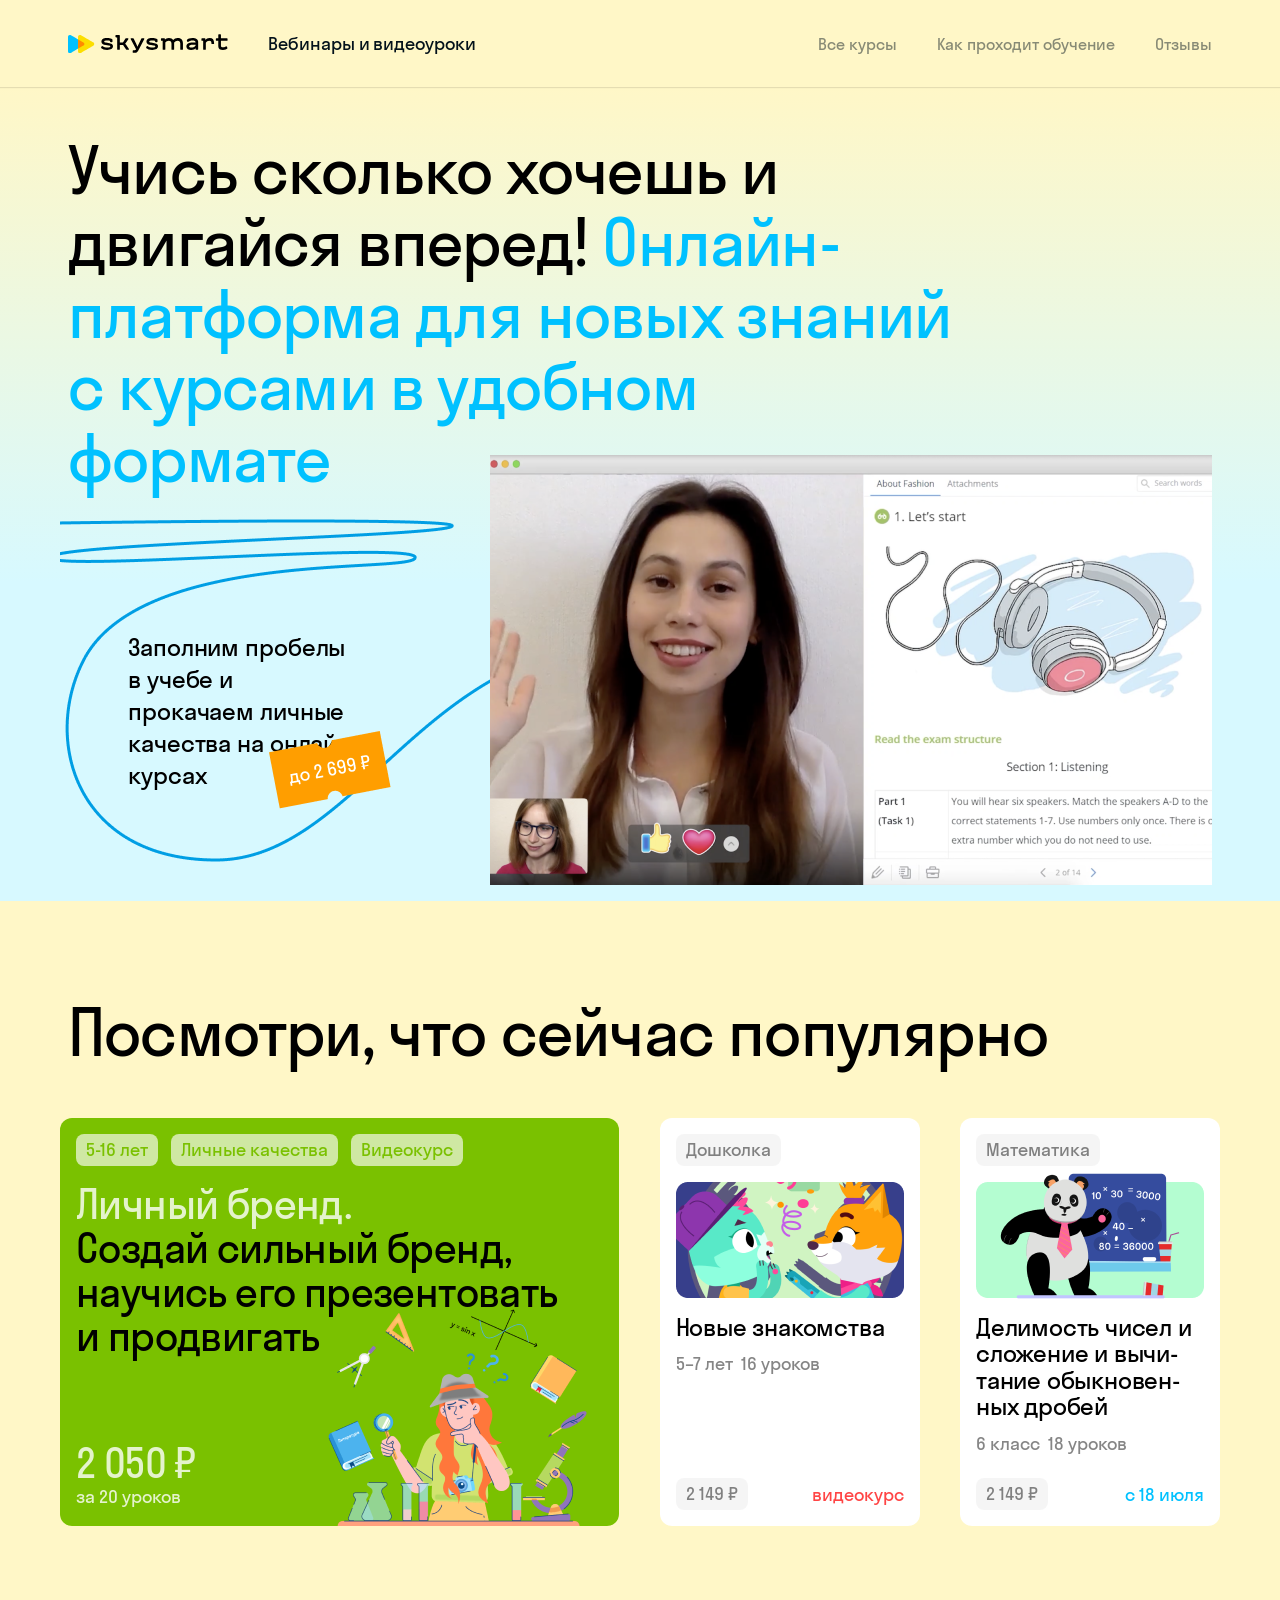
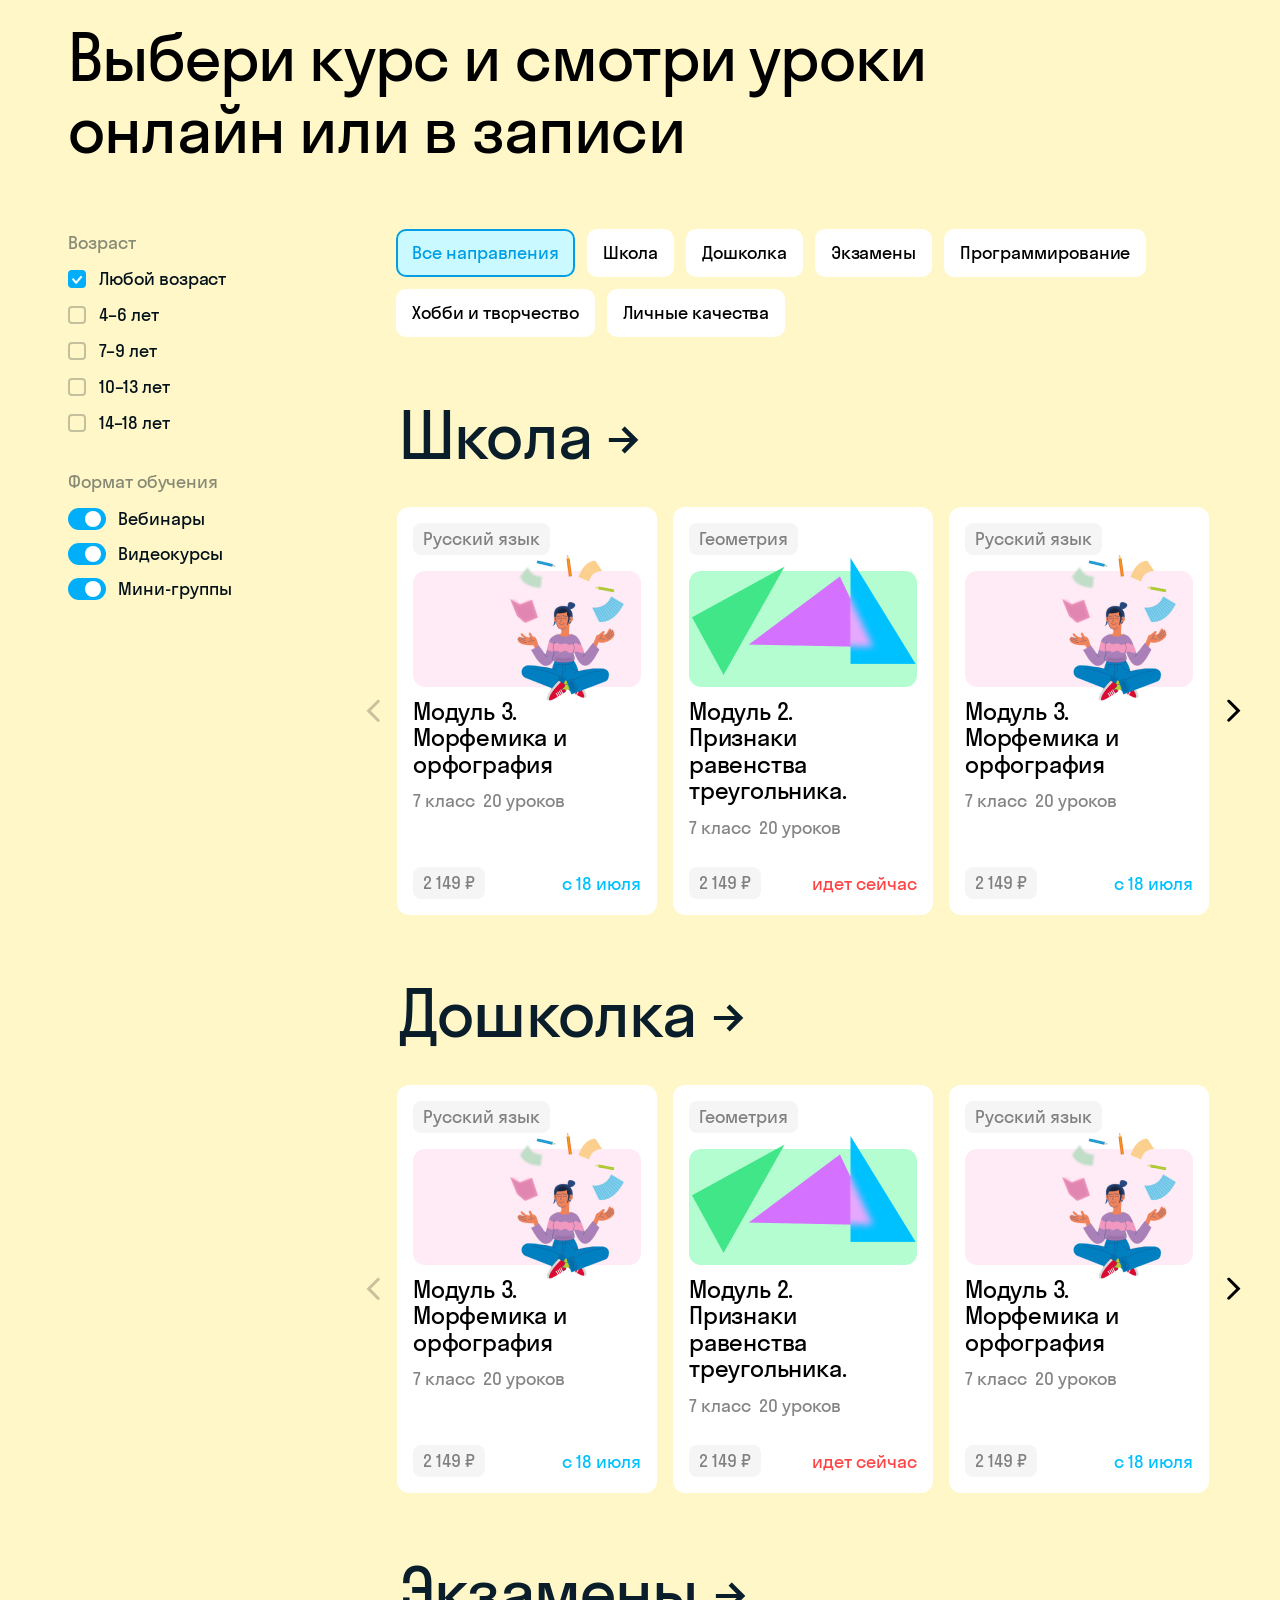
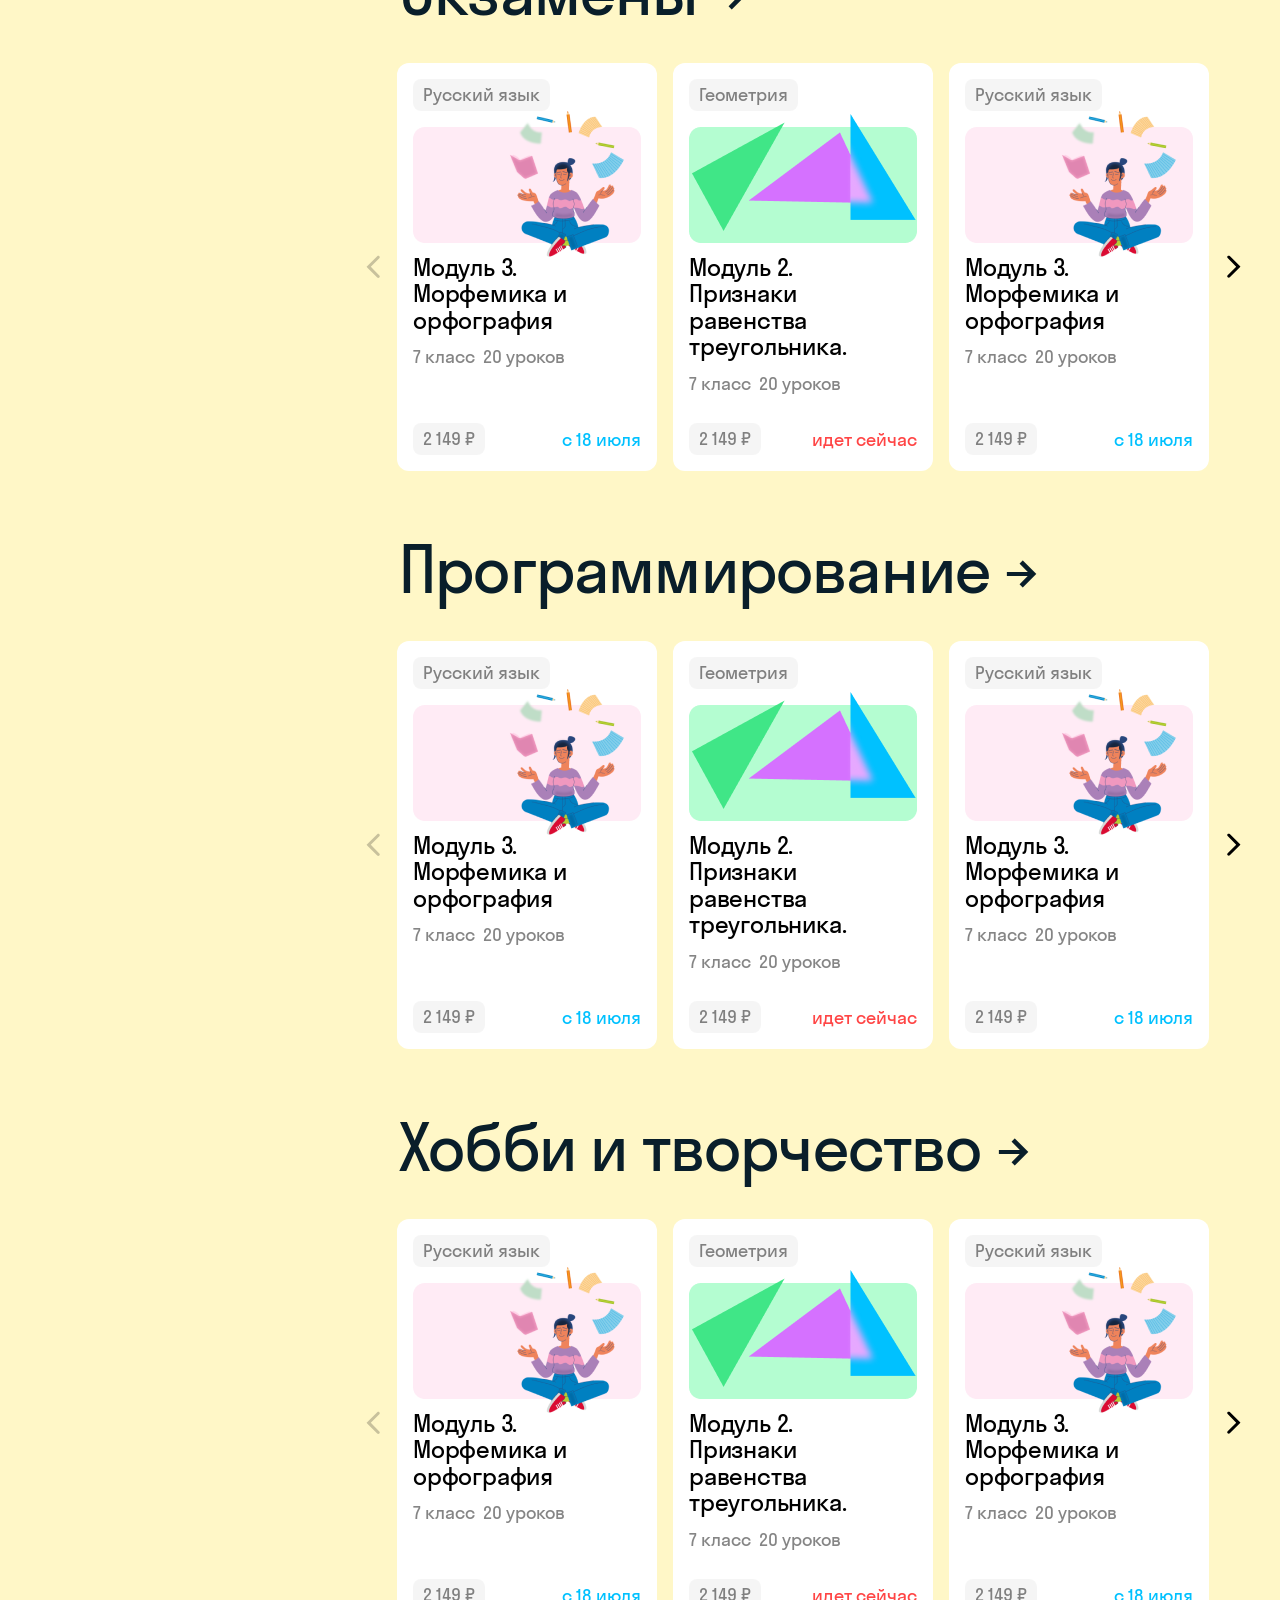
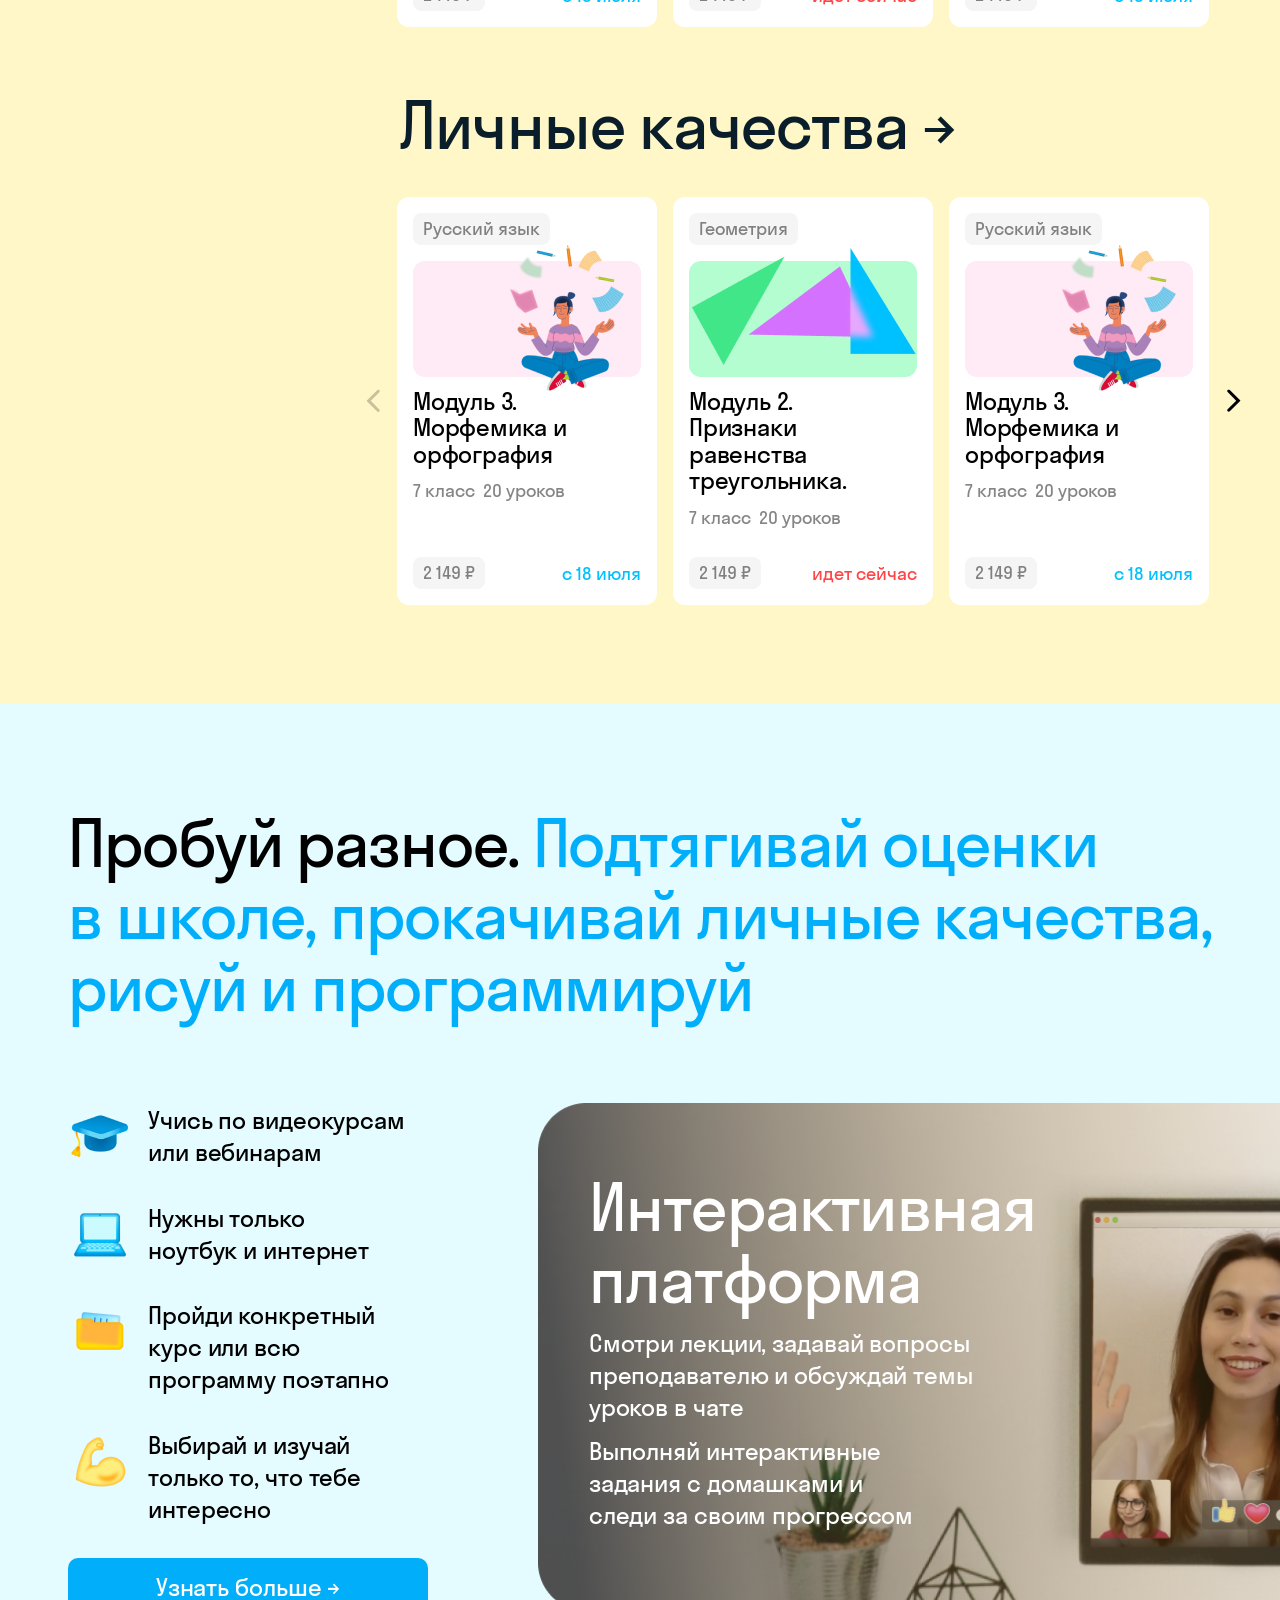
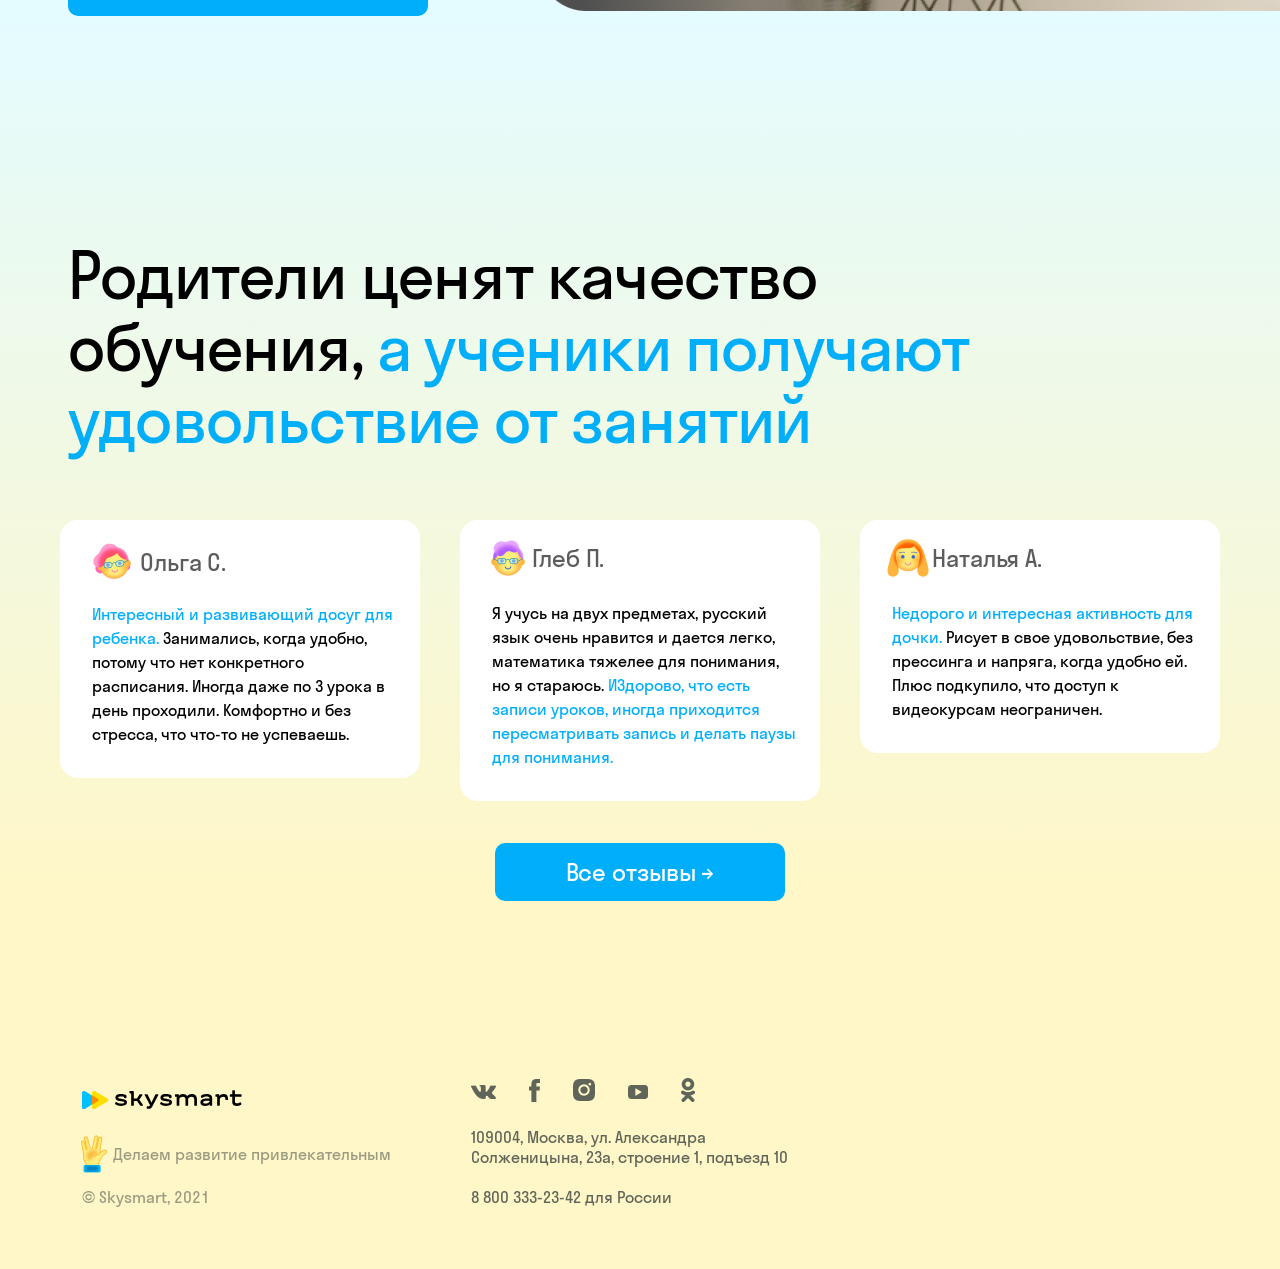
<file: app/index.html>
<!DOCTYPE html>
<html lang="ru">
<head>
    <meta charset="UTF-8">
    <meta name="viewport" content="width=device-width, initial-scale=1">
    <title>Skysmar</title>
    <link rel="stylesheet" href="css/style.min.css">
</head>
<body>
<!--Haeader-->
    <header class="header">
        <div class="container">
            <div class="header__inner">
                <div class="header__inner-left">
                    <div class="burger"></div>
                    <a class="header-logo" href="index.html"><img src="images/logo.svg" alt="skysmart"></a>
                    <a class="go-vebinars" href="index.html">Вебинары и видеоуроки </a>
                </div>
                <div class="header__inner-right">
                    <a class="header-menu-link" href="index.html">Все курсы</a>
                    <a class="header-menu-link" href="more.html">Как проходит обучение</a>
                    <a class="header-menu-link" href="comments.html">Отзывы</a>
                </div>
            </div>
        </div>
        <div class="header__menu-mob">
            <div class="menu">
                <a class="menu-item" href="index.html">
                    <img class="menu-item__sticker" src="images/bg.png" alt="#">
                    Все курсы
                </a>
                <a class="menu-item" href="more.html">
                    <img class="menu-item__sticker" src="images/ph.png" alt="#">
                    Процесс обучения
                </a>
                <a class="menu-item" href="comments.html">
                    <img class="menu-item__sticker" src="images/co.png" alt="#">
                    Отзывы
                </a>
                <a class="menu-item" href="#">
                    <img class="menu-item__sticker" src="images/sk.png" alt="#">
                    Войти в личный кабинет Skysmart
                </a>
            </div>
            <div class="back-call">
                Ответим на любой вопрос
                <span class="back-call__phone">8 495 138-27-81</span>
                <img class="back-call__img" src="images/phone.png" alt="#">
            </div>
        </div>
    </header>
<!--Header end-->

<!--Main-->
    <main class="main">
        <!--     Section first screen       -->
        <section class="first-screen">
            <div class="container">
                <!--      Title          -->
                <h1 class="first-screen__title title">
                    Учись сколько хочешь и двигайся вперед!
                    <span class="first-screen__title-blue">
                         Онлайн-платформа для новых знаний с курсами в удобном формате
                    </span>
                </h1>

                <!--       First screen test and gif         -->
                <div class="first-screen__text-gif">
                    <!--         Subtitle           -->
                    <p class="first-screen__subtitle">
                        Заполним пробелы
                        <br class="br_m">
                        в учебе и прокачаем личные качества на онлайн-курсах

                        <!--            Price sticker            -->
                        <img class="price-sticker" src="images/price-sticker.png" alt="#">
                    </p>
                    <!--       Gif block (now image)         -->
                    <div class="first-screen__gif">
                        <!--<video class="gif" src="#"></video>-->
                        <img class="gif-poster" src="images/gif-poster.png" alt="#">
                    </div>
                </div>
                <!--       Curve image         -->
                <img class="curve" src="images/curve.png" alt="#">
            </div>



        </section>
        <!--    First screen section end        -->

        <!--   Section popular    -->
        <section class="popular">
            <div class="container">
                <!--      Title          -->
                <h1 class="popular__title title">
                    Посмотри,<br class="br_m"> что сейчас популярно
                </h1>
            </div>
                <!--     Popular cards       -->
                <div class="popular__cards">
                    <!--        Green card        -->
                    <div class="popular__cards-card popular__cards-card_green">
                        <!--       Popular card filter block            -->
                        <div class="popular__cards-filter-block">
                            <div class="popular__cards-filter-block_i">5-16 лет</div>
                            <div class="popular__cards-filter-block_i">Личные качества</div>
                            <div class="popular__cards-filter-block_i">Видеокурс</div>
                        </div>

                        <!--       Popular card title         -->
                        <div class="popular__cards-title">
                            <span class="popular__cards-title_white">
                                Личный бренд.
                            </span>
                            Создай сильный бренд, научись его презентовать и продвигать
                        </div>

                        <!--        Popular card prise            -->
                        <div class="card-price popular__cards-price">2 050 ₽</div>

                        <!--        Popular card number of lessons            -->
                        <div class="card-numb-less popular__cards-numb-less">за 20 уроков</div>

                        <!--        Popular card image            -->
                        <img class="popular__cards-img" src="images/green-card-img.png" alt="#">
                    </div>
                    <!--        Green card end        -->

                    <!--        course card            -->
                    <div class="course-card">
                        <!--            course filter            -->
                        <div class="course-card__filter">Дошколка</div>
                        <!--            course image            -->
                        <img class="course-card__image" src="images/curs-img-1.png" alt="#">
                        <!--            course name            -->
                        <div class="course-card__course-name">Новые знакомства</div>
                        <!--            course age or grade of students            -->
                        <div class="course-card__course-info">
                            <!--            course age of students           -->
                            <div class="course-card__age">5–7 лет</div>
                            <!--            course grade of students           -->
                            <!--<div class="course-card__grade"></div>-->
                            <!--            course number of lessons           -->
                            <div class="course-card__numb-less">16 уроков</div>
                        </div>
                        <!--            course price and status           -->
                        <div class="course-card__price-and-status">
                            <!--            course price           -->
                            <div class="course-card__curse-price">2 149 ₽</div>
                            <!--            course status           -->
                            <div class="course-card__curse-status course-card__curse-status_already">видеокурс</div>
                        </div>
                    </div>
                    <!--        course card  end           -->

                    <!--        course card            -->
                    <div class="course-card">
                        <!--            course filter            -->
                        <div class="course-card__filter">Математика</div>
                        <!--            course image            -->
                        <img class="course-card__image" src="images/curs-img-2.png" alt="#">
                        <!--            course name            -->
                        <div class="course-card__course-name">
                            Делимость чисел и сложение и вычи&shy;тание обыкновен&shy;ных дробей
                        </div>
                        <!--            course age or grade of students            -->
                        <div class="course-card__course-info">
                            <!--            course age of students           -->
                            <!--<div class="course-card__age">5–7 лет</div>-->
                            <!--            course grade of students           -->
                            <div class="course-card__grade">6 класс</div>
                            <!--            course number of lessons           -->
                            <div class="course-card__numb-less">18 уроков</div>
                        </div>
                        <!--            course price and status           -->
                        <div class="course-card__price-and-status">
                            <!--            course price           -->
                            <div class="course-card__curse-price">2 149 ₽</div>
                            <!--            course status           -->
                            <div class="course-card__curse-status course-card__curse-status_soon">с 18 июля</div>
                        </div>
                    </div>
                    <!--        course card  end           -->

                </div>
                <!--     Popular cards end       -->

        </section>
        <!--   Section popular end    -->

        <!--   Section curses    -->
        <section class="curses">
            <div class="container">
                <!--      Title          -->
                <h1 class="curses__title title">
                    Выбери курс<br class="br_m"> и смотри уроки<br class="br_m"> онлайн или в записи
                </h1>

                <!--        Curses filters        -->
                <div class="curses__filters">
                    <!--        Curses filters left       -->
                    <div class="curses__filters-left">
                        <a class="back-age-filter" href="#">
                            <img src="images/back.svg" alt="#">
                            Назад
                        </a>

                        <!--             Age filter           -->
                        <div class="curses__filters-age">
                            <div class="curses__filters-age__title">Возраст</div>
                            <form class="curses__filters-age__form">
                                <label class="custom-checkbox">
                                    <input checked class="custom-checkbox__input" type="checkbox" name="filter-for-age" value="any">
                                    <span class="custom-checkbox__fake"></span>
                                    <span class="custom-checkbox__text">Любой возраст</span>
                                </label>
                                <label class="custom-checkbox">
                                    <input class="custom-checkbox__input" type="checkbox" name="filter-for-age" value="4–6">
                                    <span class="custom-checkbox__fake"></span>
                                    <span class="custom-checkbox__text">4–6 лет</span>
                                </label>
                                <label class="custom-checkbox">
                                    <input class="custom-checkbox__input" type="checkbox" name="filter-for-age" value="7–9">
                                    <span class="custom-checkbox__fake"></span>
                                    <span class="custom-checkbox__text">7–9 лет</span>
                                </label>
                                <label class="custom-checkbox">
                                    <input class="custom-checkbox__input" type="checkbox" name="filter-for-age" value="10–13">
                                    <span class="custom-checkbox__fake"></span>
                                    <span class="custom-checkbox__text">10–13 лет</span>
                                </label>
                                <label class="custom-checkbox">
                                    <input class="custom-checkbox__input" type="checkbox" name="filter-for-age" value="14–18">
                                    <span class="custom-checkbox__fake"></span>
                                    <span class="custom-checkbox__text">14–18 лет</span>
                                </label>
                            </form>
                        </div>

                        <!--          Format filter              -->
                        <div class="curses__filters-format">
                            <div class="curses__filters-format__title">Формат обучения</div>
                            <form class="curses__filters-format__form">
                                <label class="switch">
                                    <input checked type="checkbox" name="filter-for-format" value="webinars">
                                    <span class="slider round"></span>
                                    <span class="switch__text">Вебинары</span>
                                </label>
                                <label class="switch">
                                    <input checked type="checkbox" name="filter-for-format" value="video-courses">
                                    <span class="slider round"></span>
                                    <span class="switch__text">Видеокурсы</span>
                                </label>
                                <label class="switch">
                                    <input checked type="checkbox" name="filter-for-format" value="mini-groups">
                                    <span class="slider round"></span>
                                    <span class="switch__text">Мини-группы</span>
                                </label>
                            </form>
                        </div>

                        <a class="show-courses" href="#">Показать курсы</a>

                    </div>
                    <!--        Curses filters right       -->
                    <div class="curses__filters-right">
                        <!--            Filter for type            -->

                            <div class="curses__filters-type">
                                <form class="curses__filters-type__form">
                                    <label class="custom-radiobutton">
                                        <input checked class="custom-radiobutton__input" type="radio" name="filter-for-type" value="all">
                                        <span class="custom-radiobutton__fake">Все направления</span>
                                    </label>
                                    <label class="custom-radiobutton">
                                        <input class="custom-radiobutton__input" type="radio" name="filter-for-type" value="school">
                                        <span class="custom-radiobutton__fake">Школа</span>
                                    </label>
                                    <label class="custom-radiobutton">
                                        <input class="custom-radiobutton__input" type="radio" name="filter-for-type" value="preschool">
                                        <span class="custom-radiobutton__fake">Дошколка</span>
                                    </label>
                                    <label class="custom-radiobutton">
                                        <input class="custom-radiobutton__input" type="radio" name="filter-for-type" value="exams">
                                        <span class="custom-radiobutton__fake">Экзамены</span>
                                    </label>
                                    <label class="custom-radiobutton">
                                        <input class="custom-radiobutton__input" type="radio" name="filter-for-type" value="programming">
                                        <span class="custom-radiobutton__fake">Программирование</span>
                                    </label>
                                    <label class="custom-radiobutton">
                                        <input class="custom-radiobutton__input" type="radio" name="filter-for-type" value="hobbies">
                                        <span class="custom-radiobutton__fake">Хобби и творчество</span>
                                    </label>
                                    <label class="custom-radiobutton">
                                        <input class="custom-radiobutton__input" type="radio" name="filter-for-type" value="qualities">
                                        <span class="custom-radiobutton__fake">Личные качества</span>
                                    </label>
                                </form>
                            </div>

                            <button class="any-years-btn">
                                Любой возраст
                                <img src="images/any-years.svg" alt="#">
                            </button>


                        <!--          Curses group   School           -->
                        <div class="curses-groups">
                            <div class="curses-groups__group">
                                <div class="curses-groups__group-title">Школа →</div>
                                <div class="curses-groups__group-cards">
                                    <div class="cards-slider">
                                        <!--           Slide  1       -->
                                        <div class="cards-slider__slide">
                                            <a href="course-page.html" class="course-card">
                                                <!--            course filter            -->
                                                <div class="course-card__filter">Русский язык</div>
                                                <!--            course image            -->
                                                <img class="course-card__image" src="images/curs-img-3.png" alt="#">
                                                <!--            course name            -->
                                                <div class="course-card__course-name">Модуль 3. Морфемика и орфография</div>
                                                <!--            course age or grade of students            -->
                                                <div class="course-card__course-info">
                                                    <!--            course age of students           -->
                                                    <!--<div class="course-card__age">5–7 лет</div>-->
                                                    <!--            course grade of students           -->
                                                    <div class="course-card__grade">7 класс</div>
                                                    <!--            course number of lessons           -->
                                                    <div class="course-card__numb-less">20 уроков</div>
                                                </div>
                                                <!--            course price and status           -->
                                                <div class="course-card__price-and-status">
                                                    <!--            course price           -->
                                                    <div class="course-card__curse-price">2 149 ₽</div>
                                                    <!--            course status           -->
                                                    <div class="course-card__curse-status course-card__curse-status_soon">с 18 июля</div>
                                                </div>
                                            </a>
                                        </div>
                                        <!--           Slide  2       -->
                                        <div class="cards-slider__slide">
                                            <a href="course-page.html" class="course-card">
                                                <!--            course filter            -->
                                                <div class="course-card__filter">Геометрия</div>
                                                <!--            course image            -->
                                                <img class="course-card__image" src="images/curs-img-4.png" alt="#">
                                                <!--            course name            -->
                                                <div class="course-card__course-name">Модуль 2.<br>Признаки равенства треугольника.</div>
                                                <!--            course age or grade of students            -->
                                                <div class="course-card__course-info">
                                                    <!--            course age of students           -->
                                                    <!--<div class="course-card__age">5–7 лет</div>-->
                                                    <!--            course grade of students           -->
                                                    <div class="course-card__grade">7 класс</div>
                                                    <!--            course number of lessons           -->
                                                    <div class="course-card__numb-less">20 уроков</div>
                                                </div>
                                                <!--            course price and status           -->
                                                <div class="course-card__price-and-status">
                                                    <!--            course price           -->
                                                    <div class="course-card__curse-price">2 149 ₽</div>
                                                    <!--            course status           -->
                                                    <div class="course-card__curse-status course-card__curse-status_already">идет сейчас</div>
                                                </div>
                                            </a>
                                        </div>
                                        <!--           Slide  3       -->
                                        <div class="cards-slider__slide">
                                            <a href="course-page.html" class="course-card">
                                                <!--            course filter            -->
                                                <div class="course-card__filter">Русский язык</div>
                                                <!--            course image            -->
                                                <img class="course-card__image" src="images/curs-img-3.png" alt="#">
                                                <!--            course name            -->
                                                <div class="course-card__course-name">Модуль 3. Морфемика и орфография</div>
                                                <!--            course age or grade of students            -->
                                                <div class="course-card__course-info">
                                                    <!--            course age of students           -->
                                                    <!--<div class="course-card__age">5–7 лет</div>-->
                                                    <!--            course grade of students           -->
                                                    <div class="course-card__grade">7 класс</div>
                                                    <!--            course number of lessons           -->
                                                    <div class="course-card__numb-less">20 уроков</div>
                                                </div>
                                                <!--            course price and status           -->
                                                <div class="course-card__price-and-status">
                                                    <!--            course price           -->
                                                    <div class="course-card__curse-price">2 149 ₽</div>
                                                    <!--            course status           -->
                                                    <div class="course-card__curse-status course-card__curse-status_soon">с 18 июля</div>
                                                </div>
                                            </a>
                                        </div>
                                        <!--           Slide  4       -->
                                        <div class="cards-slider__slide">
                                            <a href="course-page.html" class="course-card">
                                                <!--            course filter            -->
                                                <div class="course-card__filter">Геометрия</div>
                                                <!--            course image            -->
                                                <img class="course-card__image" src="images/curs-img-4.png" alt="#">
                                                <!--            course name            -->
                                                <div class="course-card__course-name">Модуль 2.<br>Признаки равенства треугольника.</div>
                                                <!--            course age or grade of students            -->
                                                <div class="course-card__course-info">
                                                    <!--            course age of students           -->
                                                    <!--<div class="course-card__age">5–7 лет</div>-->
                                                    <!--            course grade of students           -->
                                                    <div class="course-card__grade">7 класс</div>
                                                    <!--            course number of lessons           -->
                                                    <div class="course-card__numb-less">20 уроков</div>
                                                </div>
                                                <!--            course price and status           -->
                                                <div class="course-card__price-and-status">
                                                    <!--            course price           -->
                                                    <div class="course-card__curse-price">2 149 ₽</div>
                                                    <!--            course status           -->
                                                    <div class="course-card__curse-status course-card__curse-status_already">идет сейчас</div>
                                                </div>
                                            </a>
                                        </div>
                                        <!--           Slide  5       -->
                                        <div class="cards-slider__slide">
                                            <a href="course-page.html" class="course-card">
                                                <!--            course filter            -->
                                                <div class="course-card__filter">Русский язык</div>
                                                <!--            course image            -->
                                                <img class="course-card__image" src="images/curs-img-3.png" alt="#">
                                                <!--            course name            -->
                                                <div class="course-card__course-name">Модуль 3. Морфемика и орфография</div>
                                                <!--            course age or grade of students            -->
                                                <div class="course-card__course-info">
                                                    <!--            course age of students           -->
                                                    <!--<div class="course-card__age">5–7 лет</div>-->
                                                    <!--            course grade of students           -->
                                                    <div class="course-card__grade">7 класс</div>
                                                    <!--            course number of lessons           -->
                                                    <div class="course-card__numb-less">20 уроков</div>
                                                </div>
                                                <!--            course price and status           -->
                                                <div class="course-card__price-and-status">
                                                    <!--            course price           -->
                                                    <div class="course-card__curse-price">2 149 ₽</div>
                                                    <!--            course status           -->
                                                    <div class="course-card__curse-status course-card__curse-status_soon">с 18 июля</div>
                                                </div>
                                            </a>
                                        </div>
                                        <!--           Slide  6 Last card      -->
                                        <div class="cards-slider__slide">
                                            <a href="all-filters.html" class="course-card last-card" id="all-school">
                                                <span class="last-card__title">Все курсы направления школа →</span>
                                                <img class="last-card__img" src="images/all-school-img.png" alt="#">
                                            </a>
                                        </div>
                                    </div>
                                </div>
                            </div>
                        </div>

                        <!--          Curses group   preschool           -->
                        <div class="curses-groups">
                            <div class="curses-groups__group">
                                <div class="curses-groups__group-title">Дошколка →</div>
                                <div class="curses-groups__group-cards">
                                    <div class="cards-slider">
                                        <!--           Slide  1       -->
                                        <div class="cards-slider__slide">
                                            <a href="course-page-recording.html" class="course-card">
                                                <!--            course filter            -->
                                                <div class="course-card__filter">Русский язык</div>
                                                <!--            course image            -->
                                                <img class="course-card__image" src="images/curs-img-3.png" alt="#">
                                                <!--            course name            -->
                                                <div class="course-card__course-name">Модуль 3. Морфемика и орфография</div>
                                                <!--            course age or grade of students            -->
                                                <div class="course-card__course-info">
                                                    <!--            course age of students           -->
                                                    <!--<div class="course-card__age">5–7 лет</div>-->
                                                    <!--            course grade of students           -->
                                                    <div class="course-card__grade">7 класс</div>
                                                    <!--            course number of lessons           -->
                                                    <div class="course-card__numb-less">20 уроков</div>
                                                </div>
                                                <!--            course price and status           -->
                                                <div class="course-card__price-and-status">
                                                    <!--            course price           -->
                                                    <div class="course-card__curse-price">2 149 ₽</div>
                                                    <!--            course status           -->
                                                    <div class="course-card__curse-status course-card__curse-status_soon">с 18 июля</div>
                                                </div>
                                            </a>
                                        </div>
                                        <!--           Slide  2       -->
                                        <div class="cards-slider__slide">
                                            <a href="course-page-recording.html" class="course-card">
                                                <!--            course filter            -->
                                                <div class="course-card__filter">Геометрия</div>
                                                <!--            course image            -->
                                                <img class="course-card__image" src="images/curs-img-4.png" alt="#">
                                                <!--            course name            -->
                                                <div class="course-card__course-name">Модуль 2.<br>Признаки равенства треугольника.</div>
                                                <!--            course age or grade of students            -->
                                                <div class="course-card__course-info">
                                                    <!--            course age of students           -->
                                                    <!--<div class="course-card__age">5–7 лет</div>-->
                                                    <!--            course grade of students           -->
                                                    <div class="course-card__grade">7 класс</div>
                                                    <!--            course number of lessons           -->
                                                    <div class="course-card__numb-less">20 уроков</div>
                                                </div>
                                                <!--            course price and status           -->
                                                <div class="course-card__price-and-status">
                                                    <!--            course price           -->
                                                    <div class="course-card__curse-price">2 149 ₽</div>
                                                    <!--            course status           -->
                                                    <div class="course-card__curse-status course-card__curse-status_already">идет сейчас</div>
                                                </div>
                                            </a>
                                        </div>
                                        <!--           Slide  3       -->
                                        <div class="cards-slider__slide">
                                            <a href="course-page-recording.html" class="course-card">
                                                <!--            course filter            -->
                                                <div class="course-card__filter">Русский язык</div>
                                                <!--            course image            -->
                                                <img class="course-card__image" src="images/curs-img-3.png" alt="#">
                                                <!--            course name            -->
                                                <div class="course-card__course-name">Модуль 3. Морфемика и орфография</div>
                                                <!--            course age or grade of students            -->
                                                <div class="course-card__course-info">
                                                    <!--            course age of students           -->
                                                    <!--<div class="course-card__age">5–7 лет</div>-->
                                                    <!--            course grade of students           -->
                                                    <div class="course-card__grade">7 класс</div>
                                                    <!--            course number of lessons           -->
                                                    <div class="course-card__numb-less">20 уроков</div>
                                                </div>
                                                <!--            course price and status           -->
                                                <div class="course-card__price-and-status">
                                                    <!--            course price           -->
                                                    <div class="course-card__curse-price">2 149 ₽</div>
                                                    <!--            course status           -->
                                                    <div class="course-card__curse-status course-card__curse-status_soon">с 18 июля</div>
                                                </div>
                                            </a>
                                        </div>
                                        <!--           Slide  4       -->
                                        <div class="cards-slider__slide">
                                            <a href="course-page-recording.html" class="course-card">
                                                <!--            course filter            -->
                                                <div class="course-card__filter">Геометрия</div>
                                                <!--            course image            -->
                                                <img class="course-card__image" src="images/curs-img-4.png" alt="#">
                                                <!--            course name            -->
                                                <div class="course-card__course-name">Модуль 2.<br>Признаки равенства треугольника.</div>
                                                <!--            course age or grade of students            -->
                                                <div class="course-card__course-info">
                                                    <!--            course age of students           -->
                                                    <!--<div class="course-card__age">5–7 лет</div>-->
                                                    <!--            course grade of students           -->
                                                    <div class="course-card__grade">7 класс</div>
                                                    <!--            course number of lessons           -->
                                                    <div class="course-card__numb-less">20 уроков</div>
                                                </div>
                                                <!--            course price and status           -->
                                                <div class="course-card__price-and-status">
                                                    <!--            course price           -->
                                                    <div class="course-card__curse-price">2 149 ₽</div>
                                                    <!--            course status           -->
                                                    <div class="course-card__curse-status course-card__curse-status_already">идет сейчас</div>
                                                </div>
                                            </a>
                                        </div>
                                        <!--           Slide  5       -->
                                        <div class="cards-slider__slide">
                                            <a href="course-page-recording.html" class="course-card">
                                                <!--            course filter            -->
                                                <div class="course-card__filter">Русский язык</div>
                                                <!--            course image            -->
                                                <img class="course-card__image" src="images/curs-img-3.png" alt="#">
                                                <!--            course name            -->
                                                <div class="course-card__course-name">Модуль 3. Морфемика и орфография</div>
                                                <!--            course age or grade of students            -->
                                                <div class="course-card__course-info">
                                                    <!--            course age of students           -->
                                                    <!--<div class="course-card__age">5–7 лет</div>-->
                                                    <!--            course grade of students           -->
                                                    <div class="course-card__grade">7 класс</div>
                                                    <!--            course number of lessons           -->
                                                    <div class="course-card__numb-less">20 уроков</div>
                                                </div>
                                                <!--            course price and status           -->
                                                <div class="course-card__price-and-status">
                                                    <!--            course price           -->
                                                    <div class="course-card__curse-price">2 149 ₽</div>
                                                    <!--            course status           -->
                                                    <div class="course-card__curse-status course-card__curse-status_soon">с 18 июля</div>
                                                </div>
                                            </a>
                                        </div>
                                        <!--           Slide  6 Last card      -->
                                        <div class="cards-slider__slide">
                                            <a href="#" class="course-card last-card" id="all-preschool">
                                                <span class="last-card__title">Все курсы направления дошкола →</span>
                                                <img class="last-card__img" src="images/all-preschool.png" alt="#">
                                            </a>
                                        </div>
                                    </div>
                                </div>
                            </div>
                        </div>

                        <!--          Curses group   exams           -->
                        <div class="curses-groups">
                            <div class="curses-groups__group">
                                <div class="curses-groups__group-title">Экзамены →</div>
                                <div class="curses-groups__group-cards">
                                    <div class="cards-slider">
                                        <!--           Slide  1       -->
                                        <div class="cards-slider__slide">
                                            <a href="#" class="course-card">
                                                <!--            course filter            -->
                                                <div class="course-card__filter">Русский язык</div>
                                                <!--            course image            -->
                                                <img class="course-card__image" src="images/curs-img-3.png" alt="#">
                                                <!--            course name            -->
                                                <div class="course-card__course-name">Модуль 3. Морфемика и орфография</div>
                                                <!--            course age or grade of students            -->
                                                <div class="course-card__course-info">
                                                    <!--            course age of students           -->
                                                    <!--<div class="course-card__age">5–7 лет</div>-->
                                                    <!--            course grade of students           -->
                                                    <div class="course-card__grade">7 класс</div>
                                                    <!--            course number of lessons           -->
                                                    <div class="course-card__numb-less">20 уроков</div>
                                                </div>
                                                <!--            course price and status           -->
                                                <div class="course-card__price-and-status">
                                                    <!--            course price           -->
                                                    <div class="course-card__curse-price">2 149 ₽</div>
                                                    <!--            course status           -->
                                                    <div class="course-card__curse-status course-card__curse-status_soon">с 18 июля</div>
                                                </div>
                                            </a>
                                        </div>
                                        <!--           Slide  2       -->
                                        <div class="cards-slider__slide">
                                            <a href="#" class="course-card">
                                                <!--            course filter            -->
                                                <div class="course-card__filter">Геометрия</div>
                                                <!--            course image            -->
                                                <img class="course-card__image" src="images/curs-img-4.png" alt="#">
                                                <!--            course name            -->
                                                <div class="course-card__course-name">Модуль 2.<br>Признаки равенства треугольника.</div>
                                                <!--            course age or grade of students            -->
                                                <div class="course-card__course-info">
                                                    <!--            course age of students           -->
                                                    <!--<div class="course-card__age">5–7 лет</div>-->
                                                    <!--            course grade of students           -->
                                                    <div class="course-card__grade">7 класс</div>
                                                    <!--            course number of lessons           -->
                                                    <div class="course-card__numb-less">20 уроков</div>
                                                </div>
                                                <!--            course price and status           -->
                                                <div class="course-card__price-and-status">
                                                    <!--            course price           -->
                                                    <div class="course-card__curse-price">2 149 ₽</div>
                                                    <!--            course status           -->
                                                    <div class="course-card__curse-status course-card__curse-status_already">идет сейчас</div>
                                                </div>
                                            </a>
                                        </div>
                                        <!--           Slide  3       -->
                                        <div class="cards-slider__slide">
                                            <a href="#" class="course-card">
                                                <!--            course filter            -->
                                                <div class="course-card__filter">Русский язык</div>
                                                <!--            course image            -->
                                                <img class="course-card__image" src="images/curs-img-3.png" alt="#">
                                                <!--            course name            -->
                                                <div class="course-card__course-name">Модуль 3. Морфемика и орфография</div>
                                                <!--            course age or grade of students            -->
                                                <div class="course-card__course-info">
                                                    <!--            course age of students           -->
                                                    <!--<div class="course-card__age">5–7 лет</div>-->
                                                    <!--            course grade of students           -->
                                                    <div class="course-card__grade">7 класс</div>
                                                    <!--            course number of lessons           -->
                                                    <div class="course-card__numb-less">20 уроков</div>
                                                </div>
                                                <!--            course price and status           -->
                                                <div class="course-card__price-and-status">
                                                    <!--            course price           -->
                                                    <div class="course-card__curse-price">2 149 ₽</div>
                                                    <!--            course status           -->
                                                    <div class="course-card__curse-status course-card__curse-status_soon">с 18 июля</div>
                                                </div>
                                            </a>
                                        </div>
                                        <!--           Slide  4       -->
                                        <div class="cards-slider__slide">
                                            <a href="#" class="course-card">
                                                <!--            course filter            -->
                                                <div class="course-card__filter">Геометрия</div>
                                                <!--            course image            -->
                                                <img class="course-card__image" src="images/curs-img-4.png" alt="#">
                                                <!--            course name            -->
                                                <div class="course-card__course-name">Модуль 2.<br>Признаки равенства треугольника.</div>
                                                <!--            course age or grade of students            -->
                                                <div class="course-card__course-info">
                                                    <!--            course age of students           -->
                                                    <!--<div class="course-card__age">5–7 лет</div>-->
                                                    <!--            course grade of students           -->
                                                    <div class="course-card__grade">7 класс</div>
                                                    <!--            course number of lessons           -->
                                                    <div class="course-card__numb-less">20 уроков</div>
                                                </div>
                                                <!--            course price and status           -->
                                                <div class="course-card__price-and-status">
                                                    <!--            course price           -->
                                                    <div class="course-card__curse-price">2 149 ₽</div>
                                                    <!--            course status           -->
                                                    <div class="course-card__curse-status course-card__curse-status_already">идет сейчас</div>
                                                </div>
                                            </a>
                                        </div>
                                        <!--           Slide  5       -->
                                        <div class="cards-slider__slide">
                                            <a href="#" class="course-card">
                                                <!--            course filter            -->
                                                <div class="course-card__filter">Русский язык</div>
                                                <!--            course image            -->
                                                <img class="course-card__image" src="images/curs-img-3.png" alt="#">
                                                <!--            course name            -->
                                                <div class="course-card__course-name">Модуль 3. Морфемика и орфография</div>
                                                <!--            course age or grade of students            -->
                                                <div class="course-card__course-info">
                                                    <!--            course age of students           -->
                                                    <!--<div class="course-card__age">5–7 лет</div>-->
                                                    <!--            course grade of students           -->
                                                    <div class="course-card__grade">7 класс</div>
                                                    <!--            course number of lessons           -->
                                                    <div class="course-card__numb-less">20 уроков</div>
                                                </div>
                                                <!--            course price and status           -->
                                                <div class="course-card__price-and-status">
                                                    <!--            course price           -->
                                                    <div class="course-card__curse-price">2 149 ₽</div>
                                                    <!--            course status           -->
                                                    <div class="course-card__curse-status course-card__curse-status_soon">с 18 июля</div>
                                                </div>
                                            </a>
                                        </div>
                                        <!--           Slide  6 Last card      -->
                                        <div class="cards-slider__slide">
                                            <a href="#" class="course-card last-card" id="all-exams">
                                                <span class="last-card__title">Все курсы направления экзамены →</span>
                                                <img class="last-card__img" src="images/all-exam-img.png" alt="#">
                                            </a>
                                        </div>
                                    </div>
                                </div>
                            </div>
                        </div>

                        <!--          Curses group   programing           -->
                        <div class="curses-groups">
                            <div class="curses-groups__group">
                                <div class="curses-groups__group-title">Программирование →</div>
                                <div class="curses-groups__group-cards">
                                    <div class="cards-slider">
                                        <!--           Slide  1       -->
                                        <div class="cards-slider__slide">
                                            <a href="#" class="course-card">
                                                <!--            course filter            -->
                                                <div class="course-card__filter">Русский язык</div>
                                                <!--            course image            -->
                                                <img class="course-card__image" src="images/curs-img-3.png" alt="#">
                                                <!--            course name            -->
                                                <div class="course-card__course-name">Модуль 3. Морфемика и орфография</div>
                                                <!--            course age or grade of students            -->
                                                <div class="course-card__course-info">
                                                    <!--            course age of students           -->
                                                    <!--<div class="course-card__age">5–7 лет</div>-->
                                                    <!--            course grade of students           -->
                                                    <div class="course-card__grade">7 класс</div>
                                                    <!--            course number of lessons           -->
                                                    <div class="course-card__numb-less">20 уроков</div>
                                                </div>
                                                <!--            course price and status           -->
                                                <div class="course-card__price-and-status">
                                                    <!--            course price           -->
                                                    <div class="course-card__curse-price">2 149 ₽</div>
                                                    <!--            course status           -->
                                                    <div class="course-card__curse-status course-card__curse-status_soon">с 18 июля</div>
                                                </div>
                                            </a>
                                        </div>
                                        <!--           Slide  2       -->
                                        <div class="cards-slider__slide">
                                            <a href="#" class="course-card">
                                                <!--            course filter            -->
                                                <div class="course-card__filter">Геометрия</div>
                                                <!--            course image            -->
                                                <img class="course-card__image" src="images/curs-img-4.png" alt="#">
                                                <!--            course name            -->
                                                <div class="course-card__course-name">Модуль 2.<br>Признаки равенства треугольника.</div>
                                                <!--            course age or grade of students            -->
                                                <div class="course-card__course-info">
                                                    <!--            course age of students           -->
                                                    <!--<div class="course-card__age">5–7 лет</div>-->
                                                    <!--            course grade of students           -->
                                                    <div class="course-card__grade">7 класс</div>
                                                    <!--            course number of lessons           -->
                                                    <div class="course-card__numb-less">20 уроков</div>
                                                </div>
                                                <!--            course price and status           -->
                                                <div class="course-card__price-and-status">
                                                    <!--            course price           -->
                                                    <div class="course-card__curse-price">2 149 ₽</div>
                                                    <!--            course status           -->
                                                    <div class="course-card__curse-status course-card__curse-status_already">идет сейчас</div>
                                                </div>
                                            </a>
                                        </div>
                                        <!--           Slide  3       -->
                                        <div class="cards-slider__slide">
                                            <a href="#" class="course-card">
                                                <!--            course filter            -->
                                                <div class="course-card__filter">Русский язык</div>
                                                <!--            course image            -->
                                                <img class="course-card__image" src="images/curs-img-3.png" alt="#">
                                                <!--            course name            -->
                                                <div class="course-card__course-name">Модуль 3. Морфемика и орфография</div>
                                                <!--            course age or grade of students            -->
                                                <div class="course-card__course-info">
                                                    <!--            course age of students           -->
                                                    <!--<div class="course-card__age">5–7 лет</div>-->
                                                    <!--            course grade of students           -->
                                                    <div class="course-card__grade">7 класс</div>
                                                    <!--            course number of lessons           -->
                                                    <div class="course-card__numb-less">20 уроков</div>
                                                </div>
                                                <!--            course price and status           -->
                                                <div class="course-card__price-and-status">
                                                    <!--            course price           -->
                                                    <div class="course-card__curse-price">2 149 ₽</div>
                                                    <!--            course status           -->
                                                    <div class="course-card__curse-status course-card__curse-status_soon">с 18 июля</div>
                                                </div>
                                            </a>
                                        </div>
                                        <!--           Slide  4       -->
                                        <div class="cards-slider__slide">
                                            <a href="#" class="course-card">
                                                <!--            course filter            -->
                                                <div class="course-card__filter">Геометрия</div>
                                                <!--            course image            -->
                                                <img class="course-card__image" src="images/curs-img-4.png" alt="#">
                                                <!--            course name            -->
                                                <div class="course-card__course-name">Модуль 2.<br>Признаки равенства треугольника.</div>
                                                <!--            course age or grade of students            -->
                                                <div class="course-card__course-info">
                                                    <!--            course age of students           -->
                                                    <!--<div class="course-card__age">5–7 лет</div>-->
                                                    <!--            course grade of students           -->
                                                    <div class="course-card__grade">7 класс</div>
                                                    <!--            course number of lessons           -->
                                                    <div class="course-card__numb-less">20 уроков</div>
                                                </div>
                                                <!--            course price and status           -->
                                                <div class="course-card__price-and-status">
                                                    <!--            course price           -->
                                                    <div class="course-card__curse-price">2 149 ₽</div>
                                                    <!--            course status           -->
                                                    <div class="course-card__curse-status course-card__curse-status_already">идет сейчас</div>
                                                </div>
                                            </a>
                                        </div>
                                        <!--           Slide  5       -->
                                        <div class="cards-slider__slide">
                                            <a href="#" class="course-card">
                                                <!--            course filter            -->
                                                <div class="course-card__filter">Русский язык</div>
                                                <!--            course image            -->
                                                <img class="course-card__image" src="images/curs-img-3.png" alt="#">
                                                <!--            course name            -->
                                                <div class="course-card__course-name">Модуль 3. Морфемика и орфография</div>
                                                <!--            course age or grade of students            -->
                                                <div class="course-card__course-info">
                                                    <!--            course age of students           -->
                                                    <!--<div class="course-card__age">5–7 лет</div>-->
                                                    <!--            course grade of students           -->
                                                    <div class="course-card__grade">7 класс</div>
                                                    <!--            course number of lessons           -->
                                                    <div class="course-card__numb-less">20 уроков</div>
                                                </div>
                                                <!--            course price and status           -->
                                                <div class="course-card__price-and-status">
                                                    <!--            course price           -->
                                                    <div class="course-card__curse-price">2 149 ₽</div>
                                                    <!--            course status           -->
                                                    <div class="course-card__curse-status course-card__curse-status_soon">с 18 июля</div>
                                                </div>
                                            </a>
                                        </div>
                                        <!--           Slide  6 Last card      -->
                                        <div class="cards-slider__slide">
                                            <a href="#" class="course-card last-card" id="all-programing">
                                                <span class="last-card__title">Все курсы направления программи&shy;рование →</span>
                                                <img class="last-card__img" src="images/all-programing.png" alt="#">
                                            </a>
                                        </div>
                                    </div>
                                </div>
                            </div>
                        </div>

                        <!--          Curses group   hobby           -->
                        <div class="curses-groups">
                            <div class="curses-groups__group">
                                <div class="curses-groups__group-title">Хобби и творчество →</div>
                                <div class="curses-groups__group-cards">
                                    <div class="cards-slider">
                                        <!--           Slide  1       -->
                                        <div class="cards-slider__slide">
                                            <a href="#" class="course-card">
                                                <!--            course filter            -->
                                                <div class="course-card__filter">Русский язык</div>
                                                <!--            course image            -->
                                                <img class="course-card__image" src="images/curs-img-3.png" alt="#">
                                                <!--            course name            -->
                                                <div class="course-card__course-name">Модуль 3. Морфемика и орфография</div>
                                                <!--            course age or grade of students            -->
                                                <div class="course-card__course-info">
                                                    <!--            course age of students           -->
                                                    <!--<div class="course-card__age">5–7 лет</div>-->
                                                    <!--            course grade of students           -->
                                                    <div class="course-card__grade">7 класс</div>
                                                    <!--            course number of lessons           -->
                                                    <div class="course-card__numb-less">20 уроков</div>
                                                </div>
                                                <!--            course price and status           -->
                                                <div class="course-card__price-and-status">
                                                    <!--            course price           -->
                                                    <div class="course-card__curse-price">2 149 ₽</div>
                                                    <!--            course status           -->
                                                    <div class="course-card__curse-status course-card__curse-status_soon">с 18 июля</div>
                                                </div>
                                            </a>
                                        </div>
                                        <!--           Slide  2       -->
                                        <div class="cards-slider__slide">
                                            <a href="#" class="course-card">
                                                <!--            course filter            -->
                                                <div class="course-card__filter">Геометрия</div>
                                                <!--            course image            -->
                                                <img class="course-card__image" src="images/curs-img-4.png" alt="#">
                                                <!--            course name            -->
                                                <div class="course-card__course-name">Модуль 2.<br>Признаки равенства треугольника.</div>
                                                <!--            course age or grade of students            -->
                                                <div class="course-card__course-info">
                                                    <!--            course age of students           -->
                                                    <!--<div class="course-card__age">5–7 лет</div>-->
                                                    <!--            course grade of students           -->
                                                    <div class="course-card__grade">7 класс</div>
                                                    <!--            course number of lessons           -->
                                                    <div class="course-card__numb-less">20 уроков</div>
                                                </div>
                                                <!--            course price and status           -->
                                                <div class="course-card__price-and-status">
                                                    <!--            course price           -->
                                                    <div class="course-card__curse-price">2 149 ₽</div>
                                                    <!--            course status           -->
                                                    <div class="course-card__curse-status course-card__curse-status_already">идет сейчас</div>
                                                </div>
                                            </a>
                                        </div>
                                        <!--           Slide  3       -->
                                        <div class="cards-slider__slide">
                                            <a href="#" class="course-card">
                                                <!--            course filter            -->
                                                <div class="course-card__filter">Русский язык</div>
                                                <!--            course image            -->
                                                <img class="course-card__image" src="images/curs-img-3.png" alt="#">
                                                <!--            course name            -->
                                                <div class="course-card__course-name">Модуль 3. Морфемика и орфография</div>
                                                <!--            course age or grade of students            -->
                                                <div class="course-card__course-info">
                                                    <!--            course age of students           -->
                                                    <!--<div class="course-card__age">5–7 лет</div>-->
                                                    <!--            course grade of students           -->
                                                    <div class="course-card__grade">7 класс</div>
                                                    <!--            course number of lessons           -->
                                                    <div class="course-card__numb-less">20 уроков</div>
                                                </div>
                                                <!--            course price and status           -->
                                                <div class="course-card__price-and-status">
                                                    <!--            course price           -->
                                                    <div class="course-card__curse-price">2 149 ₽</div>
                                                    <!--            course status           -->
                                                    <div class="course-card__curse-status course-card__curse-status_soon">с 18 июля</div>
                                                </div>
                                            </a>
                                        </div>
                                        <!--           Slide  4       -->
                                        <div class="cards-slider__slide">
                                            <a href="#" class="course-card">
                                                <!--            course filter            -->
                                                <div class="course-card__filter">Геометрия</div>
                                                <!--            course image            -->
                                                <img class="course-card__image" src="images/curs-img-4.png" alt="#">
                                                <!--            course name            -->
                                                <div class="course-card__course-name">Модуль 2.<br>Признаки равенства треугольника.</div>
                                                <!--            course age or grade of students            -->
                                                <div class="course-card__course-info">
                                                    <!--            course age of students           -->
                                                    <!--<div class="course-card__age">5–7 лет</div>-->
                                                    <!--            course grade of students           -->
                                                    <div class="course-card__grade">7 класс</div>
                                                    <!--            course number of lessons           -->
                                                    <div class="course-card__numb-less">20 уроков</div>
                                                </div>
                                                <!--            course price and status           -->
                                                <div class="course-card__price-and-status">
                                                    <!--            course price           -->
                                                    <div class="course-card__curse-price">2 149 ₽</div>
                                                    <!--            course status           -->
                                                    <div class="course-card__curse-status course-card__curse-status_already">идет сейчас</div>
                                                </div>
                                            </a>
                                        </div>
                                        <!--           Slide  5       -->
                                        <div class="cards-slider__slide">
                                            <a href="#" class="course-card">
                                                <!--            course filter            -->
                                                <div class="course-card__filter">Русский язык</div>
                                                <!--            course image            -->
                                                <img class="course-card__image" src="images/curs-img-3.png" alt="#">
                                                <!--            course name            -->
                                                <div class="course-card__course-name">Модуль 3. Морфемика и орфография</div>
                                                <!--            course age or grade of students            -->
                                                <div class="course-card__course-info">
                                                    <!--            course age of students           -->
                                                    <!--<div class="course-card__age">5–7 лет</div>-->
                                                    <!--            course grade of students           -->
                                                    <div class="course-card__grade">7 класс</div>
                                                    <!--            course number of lessons           -->
                                                    <div class="course-card__numb-less">20 уроков</div>
                                                </div>
                                                <!--            course price and status           -->
                                                <div class="course-card__price-and-status">
                                                    <!--            course price           -->
                                                    <div class="course-card__curse-price">2 149 ₽</div>
                                                    <!--            course status           -->
                                                    <div class="course-card__curse-status course-card__curse-status_soon">с 18 июля</div>
                                                </div>
                                            </a>
                                        </div>
                                        <!--           Slide  6 Last card      -->
                                        <div class="cards-slider__slide">
                                            <a href="#" class="course-card last-card" id="all-hobby">
                                                <span class="last-card__title">Все курсы направления хобби и твор&shy;чество →</span>
                                                <img class="last-card__img" src="images/all-hobby.png" alt="#">
                                            </a>
                                        </div>
                                    </div>
                                </div>
                            </div>
                        </div>

                        <!--          Curses group   qualities           -->
                        <div class="curses-groups">
                            <div class="curses-groups__group">
                                <div class="curses-groups__group-title">Личные качества →</div>
                                <div class="curses-groups__group-cards">
                                    <div class="cards-slider">
                                        <!--           Slide  1       -->
                                        <div class="cards-slider__slide">
                                            <a href="#" class="course-card">
                                                <!--            course filter            -->
                                                <div class="course-card__filter">Русский язык</div>
                                                <!--            course image            -->
                                                <img class="course-card__image" src="images/curs-img-3.png" alt="#">
                                                <!--            course name            -->
                                                <div class="course-card__course-name">Модуль 3. Морфемика и орфография</div>
                                                <!--            course age or grade of students            -->
                                                <div class="course-card__course-info">
                                                    <!--            course age of students           -->
                                                    <!--<div class="course-card__age">5–7 лет</div>-->
                                                    <!--            course grade of students           -->
                                                    <div class="course-card__grade">7 класс</div>
                                                    <!--            course number of lessons           -->
                                                    <div class="course-card__numb-less">20 уроков</div>
                                                </div>
                                                <!--            course price and status           -->
                                                <div class="course-card__price-and-status">
                                                    <!--            course price           -->
                                                    <div class="course-card__curse-price">2 149 ₽</div>
                                                    <!--            course status           -->
                                                    <div class="course-card__curse-status course-card__curse-status_soon">с 18 июля</div>
                                                </div>
                                            </a>
                                        </div>
                                        <!--           Slide  2       -->
                                        <div class="cards-slider__slide">
                                            <a href="#" class="course-card">
                                                <!--            course filter            -->
                                                <div class="course-card__filter">Геометрия</div>
                                                <!--            course image            -->
                                                <img class="course-card__image" src="images/curs-img-4.png" alt="#">
                                                <!--            course name            -->
                                                <div class="course-card__course-name">Модуль 2.<br>Признаки равенства треугольника.</div>
                                                <!--            course age or grade of students            -->
                                                <div class="course-card__course-info">
                                                    <!--            course age of students           -->
                                                    <!--<div class="course-card__age">5–7 лет</div>-->
                                                    <!--            course grade of students           -->
                                                    <div class="course-card__grade">7 класс</div>
                                                    <!--            course number of lessons           -->
                                                    <div class="course-card__numb-less">20 уроков</div>
                                                </div>
                                                <!--            course price and status           -->
                                                <div class="course-card__price-and-status">
                                                    <!--            course price           -->
                                                    <div class="course-card__curse-price">2 149 ₽</div>
                                                    <!--            course status           -->
                                                    <div class="course-card__curse-status course-card__curse-status_already">идет сейчас</div>
                                                </div>
                                            </a>
                                        </div>
                                        <!--           Slide  3       -->
                                        <div class="cards-slider__slide">
                                            <a href="#" class="course-card">
                                                <!--            course filter            -->
                                                <div class="course-card__filter">Русский язык</div>
                                                <!--            course image            -->
                                                <img class="course-card__image" src="images/curs-img-3.png" alt="#">
                                                <!--            course name            -->
                                                <div class="course-card__course-name">Модуль 3. Морфемика и орфография</div>
                                                <!--            course age or grade of students            -->
                                                <div class="course-card__course-info">
                                                    <!--            course age of students           -->
                                                    <!--<div class="course-card__age">5–7 лет</div>-->
                                                    <!--            course grade of students           -->
                                                    <div class="course-card__grade">7 класс</div>
                                                    <!--            course number of lessons           -->
                                                    <div class="course-card__numb-less">20 уроков</div>
                                                </div>
                                                <!--            course price and status           -->
                                                <div class="course-card__price-and-status">
                                                    <!--            course price           -->
                                                    <div class="course-card__curse-price">2 149 ₽</div>
                                                    <!--            course status           -->
                                                    <div class="course-card__curse-status course-card__curse-status_soon">с 18 июля</div>
                                                </div>
                                            </a>
                                        </div>
                                        <!--           Slide  4       -->
                                        <div class="cards-slider__slide">
                                            <a href="#" class="course-card">
                                                <!--            course filter            -->
                                                <div class="course-card__filter">Геометрия</div>
                                                <!--            course image            -->
                                                <img class="course-card__image" src="images/curs-img-4.png" alt="#">
                                                <!--            course name            -->
                                                <div class="course-card__course-name">Модуль 2.<br>Признаки равенства треугольника.</div>
                                                <!--            course age or grade of students            -->
                                                <div class="course-card__course-info">
                                                    <!--            course age of students           -->
                                                    <!--<div class="course-card__age">5–7 лет</div>-->
                                                    <!--            course grade of students           -->
                                                    <div class="course-card__grade">7 класс</div>
                                                    <!--            course number of lessons           -->
                                                    <div class="course-card__numb-less">20 уроков</div>
                                                </div>
                                                <!--            course price and status           -->
                                                <div class="course-card__price-and-status">
                                                    <!--            course price           -->
                                                    <div class="course-card__curse-price">2 149 ₽</div>
                                                    <!--            course status           -->
                                                    <div class="course-card__curse-status course-card__curse-status_already">идет сейчас</div>
                                                </div>
                                            </a>
                                        </div>
                                        <!--           Slide  5       -->
                                        <div class="cards-slider__slide">
                                            <a href="#" class="course-card">
                                                <!--            course filter            -->
                                                <div class="course-card__filter">Русский язык</div>
                                                <!--            course image            -->
                                                <img class="course-card__image" src="images/curs-img-3.png" alt="#">
                                                <!--            course name            -->
                                                <div class="course-card__course-name">Модуль 3. Морфемика и орфография</div>
                                                <!--            course age or grade of students            -->
                                                <div class="course-card__course-info">
                                                    <!--            course age of students           -->
                                                    <!--<div class="course-card__age">5–7 лет</div>-->
                                                    <!--            course grade of students           -->
                                                    <div class="course-card__grade">7 класс</div>
                                                    <!--            course number of lessons           -->
                                                    <div class="course-card__numb-less">20 уроков</div>
                                                </div>
                                                <!--            course price and status           -->
                                                <div class="course-card__price-and-status">
                                                    <!--            course price           -->
                                                    <div class="course-card__curse-price">2 149 ₽</div>
                                                    <!--            course status           -->
                                                    <div class="course-card__curse-status course-card__curse-status_soon">с 18 июля</div>
                                                </div>
                                            </a>
                                        </div>
                                        <!--           Slide  6 Last card      -->
                                        <div class="cards-slider__slide">
                                            <a href="#" class="course-card last-card" id="all-qualities">
                                                <span class="last-card__title">Все курсы направления личные качества →</span>
                                                <img class="last-card__img" src="images/all-qualities.png" alt="#">
                                            </a>
                                        </div>
                                    </div>
                                </div>
                            </div>
                        </div>
                    </div>
                </div>
            </div>
        </section>
        <!--   Section curses end   -->

        <!--   Section about    -->
        <section class="about">
            <div class="container">
                <!--      Title          -->
                <h1 class="about__title title">
                    Пробуй разное.
                    <span class="about__title-blue">
                        Подтягивай<br class="br_m"> оценки<br class="br_d"> в школе, прокачивай личные качества, рисуй<br class="br_m"> и программируй
                    </span>
                </h1>
                
                <!--        About info        -->
                <div class="about__info">
                    <!--        Item 1       -->
                    <div class="about__info-item">
                        <img class="about__info-item-img" src="images/confederate-hat.png" alt="#">
                        <p class="about__info-item-text">Учись по видеокурсам или вебинарам</p>
                    </div>
                    <!--        Item 2       -->
                    <div class="about__info-item">
                        <img class="about__info-item-img" src="images/laptop.png" alt="#">
                        <p class="about__info-item-text">Нужны только<br>ноутбук и интернет</p>
                    </div>
                    <!--        Item 3      -->
                    <div class="about__info-item">
                        <img class="about__info-item-img" src="images/folder.png" alt="#">
                        <p class="about__info-item-text">Пройди конкретный<br class="br_m"> курс или всю программу поэтапно</p>
                    </div>
                    <!--        Item 4      -->
                    <div class="about__info-item">
                        <img class="about__info-item-img" src="images/power.png" alt="#">
                        <p class="about__info-item-text">Выбирай и изучай только<br class="br_m"> то, что тебе интересно</p>
                    </div>
                    <a href="more.html" class="about__info-btn">Узнать больше →</a>
                </div>
                <!--      Image          -->
                <img class="about__image" src="images/about-img.png" alt="#">

                <div class="about__image-title">
                    Интерактивная платформа
                </div>

                <div class="about__image-text">
                    <p>Смотри лекции, задавай вопросы преподавателю и обсуждай темы уроков в чате</p>
                    <p>Выполняй интерактивные задания с домашками и следи за своим прогрессом</p>
                </div>
            </div>
        </section>
        <!--   Section about end   -->

        <!--   Section comments    -->
        <section class="comments">
            <div class="container">
                <!--      Title          -->
                <h1 class="comments__title title">
                    Родители ценят качество обучения,
                    <span class="comments__title-blue">
                        <br class="br_m">а ученики получают удовольствие<br class="br_m"> от занятий
                    </span>
                </h1>
            </div>
            <div class="comments-wrapper">
                <!--      Comment 1          -->
                <div class="comments-item">
                    <div class="comments-item__title">
                        <img class="comments__title-logo" src="images/comment-1.png" alt="#">
                        <div class="comments__title-name">Ольга С.</div>
                    </div>
                    <div class="comments-item__text">
                        <span class="comments-item__text_blue">Интересный и развивающий досуг для ребенка.</span>
                        Занимались, когда удобно, потому что нет конкретного расписания. Иногда даже по 3 урока в день проходили. Комфортно и без стресса, что что-то не успеваешь.
                    </div>
                </div>
                <!--      Comment 2          -->
                <div class="comments-item">
                    <div class="comments-item__title">
                        <img class="comments__title-logo" src="images/comment-2.png" alt="#">
                        <div class="comments__title-name">Глеб П.</div>
                    </div>
                    <div class="comments-item__text">
                        Я учусь на двух предметах, русский язык очень нравится и дается легко, математика тяжелее для понимания, но я стараюсь.
                        <span class="comments-item__text_blue">ИЗдорово, что есть записи уроков, иногда приходится пересматривать запись и делать паузы для понимания.</span>
                    </div>
                </div>
                <!--      Comment 3         -->
                <div class="comments-item">
                    <div class="comments-item__title">
                        <img class="comments__title-logo" src="images/comment-3.png" alt="#">
                        <div class="comments__title-name">Наталья А.</div>
                    </div>
                    <div class="comments-item__text">
                        <span class="comments-item__text_blue">Недорого и интересная активность для дочки.</span>
                        Рисует в свое удовольствие, без прессинга и напряга, когда удобно ей. Плюс подкупило, что доступ к видеокурсам неограничен.
                    </div>
                </div>
            </div>

            <div class="all-comments">
                <a class="all-comments__btn" href="comments.html">Все отзывы →</a>
            </div>
        </section>
        <!--   Section comments end   -->
    </main>
<!--Main end-->

    <footer class="footer">
        <div class="container">
            <div class="footer__inner">
                <div class="footer__inner-left">
                    <a href="#"><img class="footer-logo" src="images/logo.svg" alt="#"></a>
                    <div class="text-block">
                        <img src="images/footer-sticker.png" alt="#">
                        Делаем развитие привлекательным
                    </div>
                    <div class="text-block">© Skysmart, 2021</div>
                </div>
                <div class="footer__inner-right">
                    <div class="footer-media">
                        <a href="#"><img src="images/vk.png" alt="vk"></a>
                        <a href="#"><img src="images/fb.png" alt="fb"></a>
                        <a href="#"><img src="images/in.png" alt="in"></a>
                        <a href="#"><img src="images/yu.png" alt="yu"></a>
                        <a href="#"><img src="images/ok.png" alt="ok"></a>
                    </div>
                    <div class="text-block">
                        <span class="address">
                            109004, Москва, ул. Александра<br>
                            Солженицына, 23а, строение 1, подъезд 10
                        </span>
                        <br>
                        <span class="phone">
                            8 800 333-23-42 для России
                        </span>
                    </div>
                    <div class="text-block">© Skysmart, 2021</div>
                </div>
            </div>
        </div>
    </footer>

    <script src="https://ajax.googleapis.com/ajax/libs/jquery/3.6.0/jquery.min.js"></script>
    <script src="js/slick.min.js"></script>
    <script>
        $('.cards-slider').slick({
            infinite: false,
            slidesToShow: 3,
            slidesToScroll: 1,
            prevArrow: `
                <svg class="control control-prew" width="18" height="24" viewBox="0 0 18 24" fill="none" xmlns="http://www.w3.org/2000/svg">
                <path fill-rule="evenodd" clip-rule="evenodd" d="M14.3337 3.31066C14.9195 2.72487 14.9195 1.77513 14.3337 1.18934C13.748 0.603553 12.7982 0.603553 12.2124 1.18934L2.61242 10.7893L1.55176 11.85L2.61242 12.9107L12.2124 22.5107C12.7982 23.0964 13.748 23.0964 14.3337 22.5107C14.9195 21.9249 14.9195 20.9751 14.3337 20.3893L5.7944 11.85L14.3337 3.31066Z" fill="black" fill-opacity="0.9"/>
                </svg>
                `,
            nextArrow: `
                <svg class="control control-next" width="14" height="23" viewBox="0 0 14 23" fill="gray" xmlns="http://www.w3.org/2000/svg">
                <path fill-rule="evenodd" clip-rule="evenodd" d="M0.666262 19.6893C0.080475 20.2751 0.0804749 21.2249 0.666262 21.8107C1.25205 22.3964 2.2018 22.3964 2.78758 21.8107L12.3876 12.2107L13.4482 11.15L12.3876 10.0893L2.78758 0.489339C2.2018 -0.096448 1.25205 -0.0964481 0.666264 0.489339C0.0804767 1.07512 0.0804766 2.02487 0.666263 2.61066L9.2056 11.15L0.666262 19.6893Z" fill="black"/>
                </svg>
                `,
            responsive: [
                {
                    breakpoint: 768,
                    settings: 'unslick'
                }
            ]
        });


    </script>
    <script src="js/main.min.js"></script>

</body>
</html>
</file>
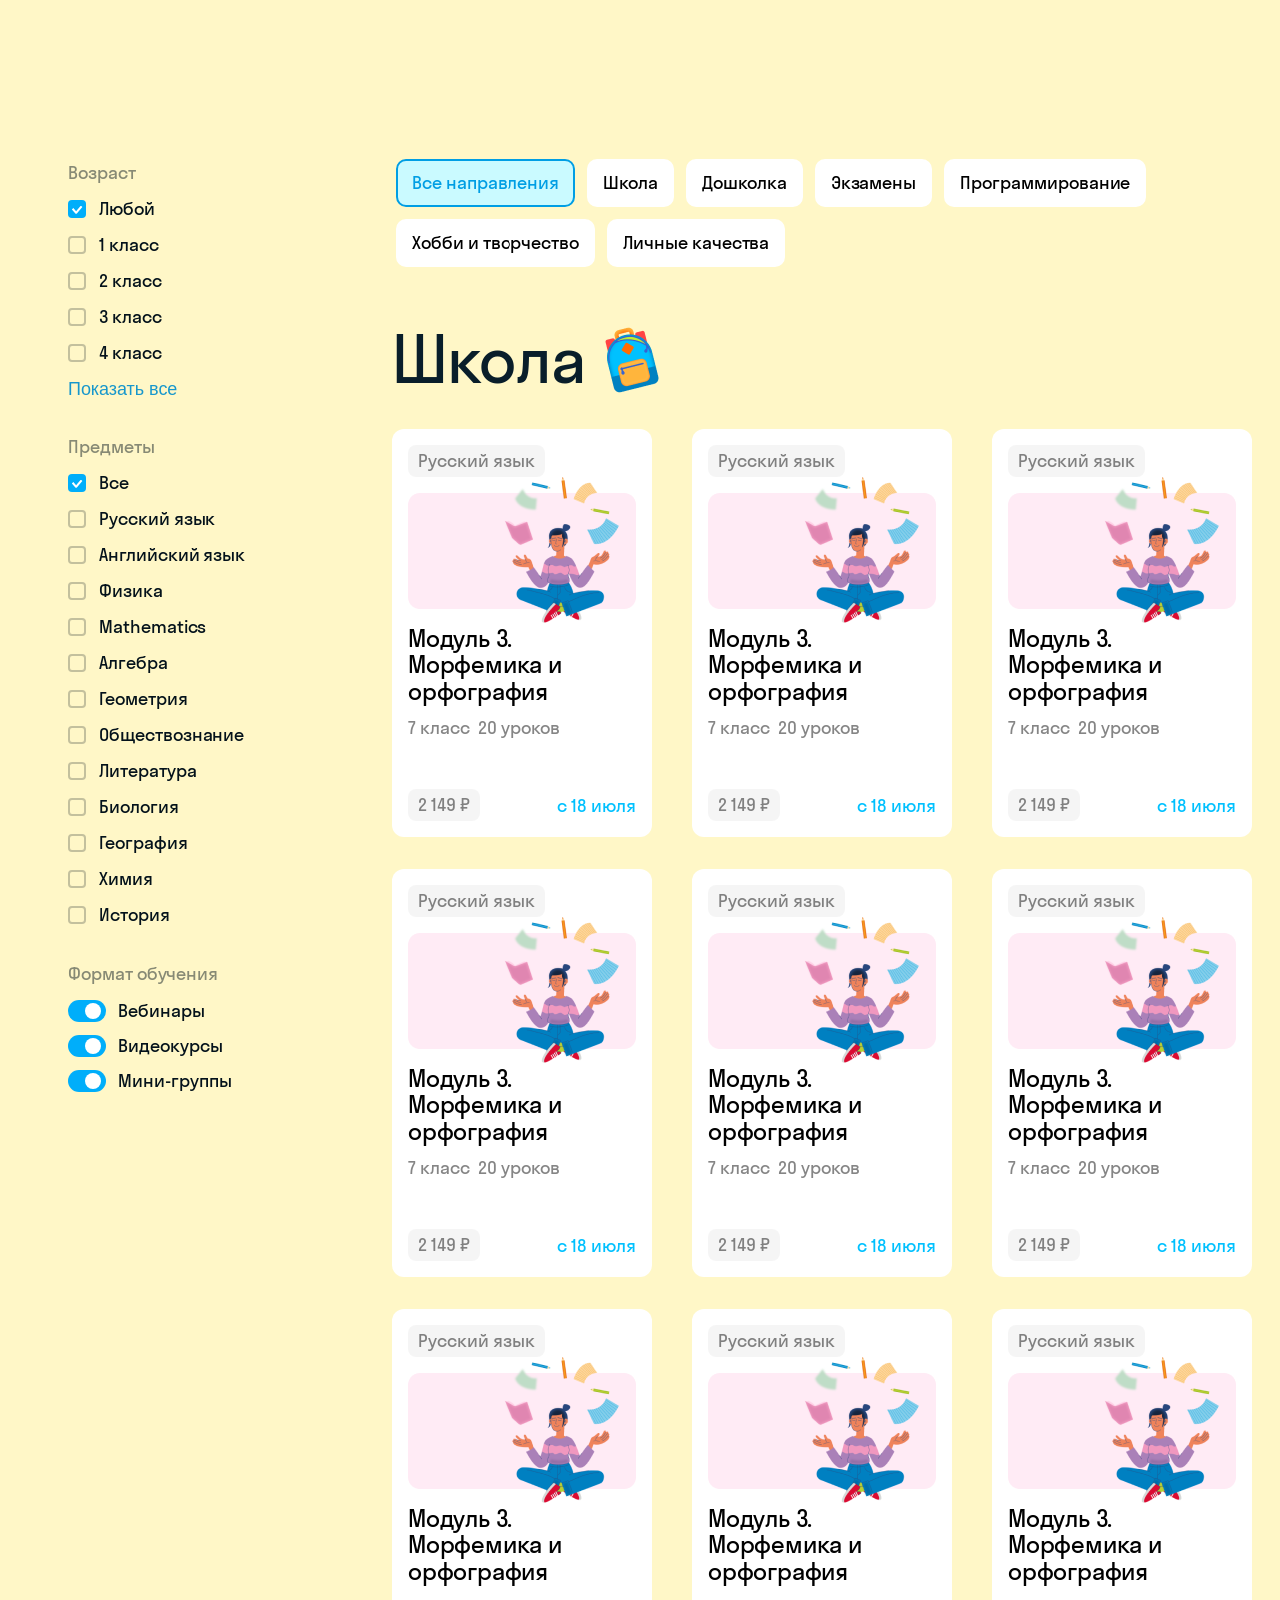
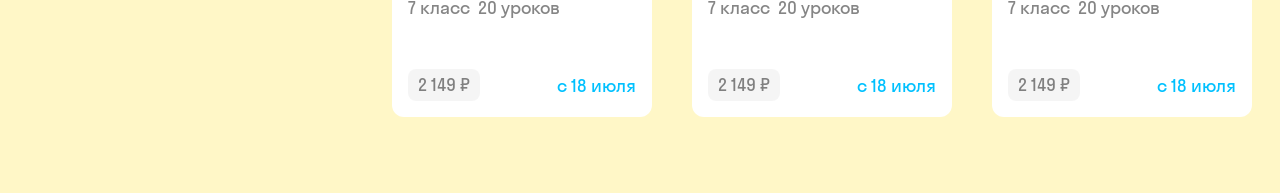
<file: app/all-filters.html>
<!DOCTYPE html>
<html lang="ru">
<head>
    <meta charset="UTF-8">
    <meta name="viewport" content="width=device-width, initial-scale=1">
    <title>Skysmar</title>
    <link rel="stylesheet" href="css/style.min.css">
</head>
<body class="all-filters-page">

<!--Main-->
    <main class="main">

        <!--   Section curses    -->
        <section class="curses">
            <div class="container">
                <!--        Curses filters        -->
                <div class="curses__filters">
                    <h1 class="curses__filters-title">
                        Выбери курс<br class="br_m"> и смотри уроки онлайн или в записи
                    </h1>
                    <!--        Curses filters left       -->
                    <div class="curses__filters-left left-all-filters">
                        <a class="back-age-filter" href="#">
                            <img src="images/back.svg" alt="#">
                            Назад
                        </a>

<!--         This filters active only when study format its school               -->
                        <!--             Age filter           -->
                        <div class="curses__filters-age filers-age-all">
                            <div class="curses__filters-age__title">Возраст</div>
                            <form class="curses__filters-age__form filers-age-all__list">
                                <label class="custom-checkbox">
                                    <input checked class="custom-checkbox__input" type="checkbox" name="filter-for-age" value="any">
                                    <span class="custom-checkbox__fake"></span>
                                    <span class="custom-checkbox__text">Любой</span>
                                </label>
                                <label class="custom-checkbox">
                                    <input class="custom-checkbox__input" type="checkbox" name="filter-for-age" value="1">
                                    <span class="custom-checkbox__fake"></span>
                                    <span class="custom-checkbox__text">1 класс</span>
                                </label>
                                <label class="custom-checkbox">
                                    <input class="custom-checkbox__input" type="checkbox" name="filter-for-age" value="2">
                                    <span class="custom-checkbox__fake"></span>
                                    <span class="custom-checkbox__text">2 класс</span>
                                </label>
                                <label class="custom-checkbox">
                                    <input class="custom-checkbox__input" type="checkbox" name="filter-for-age" value="3">
                                    <span class="custom-checkbox__fake"></span>
                                    <span class="custom-checkbox__text">3 класс</span>
                                </label>
                                <label class="custom-checkbox">
                                    <input class="custom-checkbox__input" type="checkbox" name="filter-for-age" value="4">
                                    <span class="custom-checkbox__fake"></span>
                                    <span class="custom-checkbox__text">4 класс</span>
                                </label>
                                <label class="custom-checkbox ch-h hide">
                                    <input class="custom-checkbox__input" type="checkbox" name="filter-for-age" value="5">
                                    <span class="custom-checkbox__fake"></span>
                                    <span class="custom-checkbox__text">5 класс</span>
                                </label>
                                <label class="custom-checkbox ch-h hide">
                                    <input class="custom-checkbox__input" type="checkbox" name="filter-for-age" value="6">
                                    <span class="custom-checkbox__fake"></span>
                                    <span class="custom-checkbox__text">6 класс</span>
                                </label>
                                <label class="custom-checkbox ch-h hide">
                                    <input class="custom-checkbox__input" type="checkbox" name="filter-for-age" value="7">
                                    <span class="custom-checkbox__fake"></span>
                                    <span class="custom-checkbox__text">7 класс</span>
                                </label>
                                <label class="custom-checkbox ch-h hide">
                                    <input class="custom-checkbox__input" type="checkbox" name="filter-for-age" value="8">
                                    <span class="custom-checkbox__fake"></span>
                                    <span class="custom-checkbox__text">8 класс</span>
                                </label>
                                <label class="custom-checkbox ch-h hide">
                                    <input class="custom-checkbox__input" type="checkbox" name="filter-for-age" value="9">
                                    <span class="custom-checkbox__fake"></span>
                                    <span class="custom-checkbox__text">9 класс</span>
                                </label>
                                <label class="custom-checkbox ch-h hide">
                                    <input class="custom-checkbox__input" type="checkbox" name="filter-for-age" value="10">
                                    <span class="custom-checkbox__fake"></span>
                                    <span class="custom-checkbox__text">10 класс</span>
                                </label>
                                <label class="custom-checkbox ch-h hide">
                                    <input class="custom-checkbox__input" type="checkbox" name="filter-for-age" value="11">
                                    <span class="custom-checkbox__fake"></span>
                                    <span class="custom-checkbox__text">11 класс</span>
                                </label>
                            </form>
                            <button class="all-age">Показать все</button>
                        </div>
                        <!--             lessons filter           -->
                        <div class="curses__filters-lessons">
                            <div class="curses__filters-lessons__title">Предметы</div>
                            <form class="curses__filters-lessons__form">
                                <label class="custom-checkbox">
                                    <input checked class="custom-checkbox__input" type="checkbox" name="filter-for-lessons" value="any">
                                    <span class="custom-checkbox__fake"></span>
                                    <span class="custom-checkbox__text">Все</span>
                                </label>
                                <label class="custom-checkbox">
                                    <input class="custom-checkbox__input" type="checkbox" name="filter-for-lessons" value="russian">
                                    <span class="custom-checkbox__fake"></span>
                                    <span class="custom-checkbox__text">Русский язык</span>
                                </label>
                                <label class="custom-checkbox">
                                    <input class="custom-checkbox__input" type="checkbox" name="filter-for-lessons" value="english">
                                    <span class="custom-checkbox__fake"></span>
                                    <span class="custom-checkbox__text">Английский язык</span>
                                </label>
                                <label class="custom-checkbox">
                                    <input class="custom-checkbox__input" type="checkbox" name="filter-for-lessons" value="physics">
                                    <span class="custom-checkbox__fake"></span>
                                    <span class="custom-checkbox__text">Физика</span>
                                </label>
                                <label class="custom-checkbox">
                                    <input class="custom-checkbox__input" type="checkbox" name="filter-for-lessons" value="mathematics">
                                    <span class="custom-checkbox__fake"></span>
                                    <span class="custom-checkbox__text">Mathematics</span>
                                </label>
                                <label class="custom-checkbox">
                                    <input class="custom-checkbox__input" type="checkbox" name="filter-for-lessons" value="algebra">
                                    <span class="custom-checkbox__fake"></span>
                                    <span class="custom-checkbox__text">Алгебра</span>
                                </label>
                                <label class="custom-checkbox">
                                    <input class="custom-checkbox__input" type="checkbox" name="filter-for-lessons" value="geometry">
                                    <span class="custom-checkbox__fake"></span>
                                    <span class="custom-checkbox__text">Геометрия</span>
                                </label>
                                <label class="custom-checkbox">
                                    <input class="custom-checkbox__input" type="checkbox" name="filter-for-lessons" value="social">
                                    <span class="custom-checkbox__fake"></span>
                                    <span class="custom-checkbox__text">Обществознание</span>
                                </label>
                                <label class="custom-checkbox">
                                    <input class="custom-checkbox__input" type="checkbox" name="filter-for-lessons" value="literature">
                                    <span class="custom-checkbox__fake"></span>
                                    <span class="custom-checkbox__text">Литература</span>
                                </label>
                                <label class="custom-checkbox">
                                    <input class="custom-checkbox__input" type="checkbox" name="filter-for-lessons" value="biology">
                                    <span class="custom-checkbox__fake"></span>
                                    <span class="custom-checkbox__text">Биология</span>
                                </label>
                                <label class="custom-checkbox">
                                    <input class="custom-checkbox__input" type="checkbox" name="filter-for-lessons" value="geography">
                                    <span class="custom-checkbox__fake"></span>
                                    <span class="custom-checkbox__text">География</span>
                                </label>
                                <label class="custom-checkbox">
                                    <input class="custom-checkbox__input" type="checkbox" name="filter-for-lessons" value="chemistry">
                                    <span class="custom-checkbox__fake"></span>
                                    <span class="custom-checkbox__text">Химия</span>
                                </label>
                                <label class="custom-checkbox">
                                    <input class="custom-checkbox__input" type="checkbox" name="filter-for-lessons" value="history">
                                    <span class="custom-checkbox__fake"></span>
                                    <span class="custom-checkbox__text">История</span>
                                </label>
                            </form>
                        </div>
<!-------------------------------------------------------------------------------->
<!--         This filters active only when study format its exams               -->
                        <!--             Exams filter           -->
                        <div class="curses__filters-exams hide">
                            <div class="curses__filters-age__title">Экзамены</div>
                            <form class="curses__filters-exams__form">
                                <label class="custom-checkbox">
                                    <input checked class="custom-checkbox__input" type="checkbox" name="filter-for-exams" value="any">
                                    <span class="custom-checkbox__fake"></span>
                                    <span class="custom-checkbox__text">Все</span>
                                </label>
                                <label class="custom-checkbox">
                                    <input class="custom-checkbox__input" type="checkbox" name="filter-for-exams" value="oge">
                                    <span class="custom-checkbox__fake"></span>
                                    <span class="custom-checkbox__text">ОГЭ</span>
                                </label>
                                <label class="custom-checkbox">
                                    <input class="custom-checkbox__input" type="checkbox" name="filter-for-exams" value="ege">
                                    <span class="custom-checkbox__fake"></span>
                                    <span class="custom-checkbox__text">ЕГЭ</span>
                                </label>
                            </form>
                        </div>
                        <!--             lessons filter           -->
                        <div class="curses__filters-lessons hide">
                            <div class="curses__filters-lessons__title">Предметы</div>
                            <form class="curses__filters-lessons__form">
                                <label class="custom-checkbox">
                                    <input checked class="custom-checkbox__input" type="checkbox" name="filter-for-lessons" value="any">
                                    <span class="custom-checkbox__fake"></span>
                                    <span class="custom-checkbox__text">Все</span>
                                </label>
                                <label class="custom-checkbox">
                                    <input class="custom-checkbox__input" type="checkbox" name="filter-for-lessons" value="russian">
                                    <span class="custom-checkbox__fake"></span>
                                    <span class="custom-checkbox__text">Русский язык</span>
                                </label>
                                <label class="custom-checkbox">
                                    <input class="custom-checkbox__input" type="checkbox" name="filter-for-lessons" value="literature">
                                    <span class="custom-checkbox__fake"></span>
                                    <span class="custom-checkbox__text">Литература</span>
                                </label>
                                <label class="custom-checkbox">
                                    <input class="custom-checkbox__input" type="checkbox" name="filter-for-lessons" value="mathematics">
                                    <span class="custom-checkbox__fake"></span>
                                    <span class="custom-checkbox__text">Mathematics</span>
                                </label>
                                <label class="custom-checkbox">
                                    <input class="custom-checkbox__input" type="checkbox" name="filter-for-lessons" value="physics">
                                    <span class="custom-checkbox__fake"></span>
                                    <span class="custom-checkbox__text">Физика</span>
                                </label>
                                <label class="custom-checkbox">
                                    <input class="custom-checkbox__input" type="checkbox" name="filter-for-lessons" value="chemistry">
                                    <span class="custom-checkbox__fake"></span>
                                    <span class="custom-checkbox__text">Химия</span>
                                </label>
                                <label class="custom-checkbox">
                                    <input class="custom-checkbox__input" type="checkbox" name="filter-for-lessons" value="history">
                                    <span class="custom-checkbox__fake"></span>
                                    <span class="custom-checkbox__text">История</span>
                                </label>
                                <label class="custom-checkbox">
                                    <input class="custom-checkbox__input" type="checkbox" name="filter-for-lessons" value="social">
                                    <span class="custom-checkbox__fake"></span>
                                    <span class="custom-checkbox__text">Обществознание</span>
                                </label>
                            </form>
                        </div>
<!------------------------------------------------------------------------------->

                        <!--          Format filter              -->
                        <div class="curses__filters-format">
                            <div class="curses__filters-format__title">Формат обучения</div>
                            <form class="curses__filters-format__form">
                                <label class="switch">
                                    <input checked type="checkbox" name="filter-for-format" value="webinars">
                                    <span class="slider round"></span>
                                    <span class="switch__text">Вебинары</span>
                                </label>
                                <label class="switch">
                                    <input checked type="checkbox" name="filter-for-format" value="video-courses">
                                    <span class="slider round"></span>
                                    <span class="switch__text">Видеокурсы</span>
                                </label>
                                <label class="switch">
                                    <input checked type="checkbox" name="filter-for-format" value="mini-groups">
                                    <span class="slider round"></span>
                                    <span class="switch__text">Мини-группы</span>
                                </label>
                            </form>
                        </div>

                        <a class="show-courses" href="#">Показать курсы</a>

                    </div>
                    <!--        Curses filters right       -->
                    <div class="curses__filters-right">
                        <!--            Filter for type            -->
                        <div class="curses__filters-type">
                            <form class="curses__filters-type__form">
                                <label class="custom-radiobutton">
                                    <input checked class="custom-radiobutton__input" type="radio" name="filter-for-type" value="all">
                                    <span class="custom-radiobutton__fake">Все направления</span>
                                </label>
                                <label class="custom-radiobutton">
                                    <input class="custom-radiobutton__input" type="radio" name="filter-for-type" value="school">
                                    <span class="custom-radiobutton__fake">Школа</span>
                                </label>
                                <label class="custom-radiobutton">
                                    <input class="custom-radiobutton__input" type="radio" name="filter-for-type" value="preschool">
                                    <span class="custom-radiobutton__fake">Дошколка</span>
                                </label>
                                <label class="custom-radiobutton">
                                    <input class="custom-radiobutton__input" type="radio" name="filter-for-type" value="exams">
                                    <span class="custom-radiobutton__fake">Экзамены</span>
                                </label>
                                <label class="custom-radiobutton">
                                    <input class="custom-radiobutton__input" type="radio" name="filter-for-type" value="programming">
                                    <span class="custom-radiobutton__fake">Программирование</span>
                                </label>
                                <label class="custom-radiobutton">
                                    <input class="custom-radiobutton__input" type="radio" name="filter-for-type" value="hobbies">
                                    <span class="custom-radiobutton__fake">Хобби и творчество</span>
                                </label>
                                <label class="custom-radiobutton">
                                    <input class="custom-radiobutton__input" type="radio" name="filter-for-type" value="qualities">
                                    <span class="custom-radiobutton__fake">Личные качества</span>
                                </label>
                            </form>
                        </div>

                        <button class="any-years-btn">
                            Любой возраст
                            <img src="images/any-years.svg" alt="#">
                        </button>

                        <!--          Curses group   School           -->
                        <div class="curses-groups all-cards">
                            <div class="curses-groups__group">
                                <div class="curses-groups__group-title">
                                    Школа
                                    <img class="all-cards__title-img" src="images/bg.png" alt="#">
                                </div>
                                <div class="curses-groups__all-cards">
                                    <!--        Card 1        -->
                                    <a href="#" class="course-card">
                                        <!--            course filter            -->
                                        <div class="course-card__filter">Русский язык</div>
                                        <!--            course image            -->
                                        <img class="course-card__image" src="images/curs-img-3.png" alt="#">
                                        <!--            course name            -->
                                        <div class="course-card__course-name">Модуль 3. Морфемика и орфография</div>
                                        <!--            course age or grade of students            -->
                                        <div class="course-card__course-info">
                                            <!--            course age of students           -->
                                            <!--<div class="course-card__age">5–7 лет</div>-->
                                            <!--            course grade of students           -->
                                            <div class="course-card__grade">7 класс</div>
                                            <!--            course number of lessons           -->
                                            <div class="course-card__numb-less">20 уроков</div>
                                        </div>
                                        <!--            course price and status           -->
                                        <div class="course-card__price-and-status">
                                            <!--            course price           -->
                                            <div class="course-card__curse-price">2 149 ₽</div>
                                            <!--            course status           -->
                                            <div class="course-card__curse-status course-card__curse-status_soon">с 18 июля</div>
                                        </div>
                                    </a>
                                    <!--        Card 2        -->
                                    <a href="#" class="course-card">
                                        <!--            course filter            -->
                                        <div class="course-card__filter">Русский язык</div>
                                        <!--            course image            -->
                                        <img class="course-card__image" src="images/curs-img-3.png" alt="#">
                                        <!--            course name            -->
                                        <div class="course-card__course-name">Модуль 3. Морфемика и орфография</div>
                                        <!--            course age or grade of students            -->
                                        <div class="course-card__course-info">
                                            <!--            course age of students           -->
                                            <!--<div class="course-card__age">5–7 лет</div>-->
                                            <!--            course grade of students           -->
                                            <div class="course-card__grade">7 класс</div>
                                            <!--            course number of lessons           -->
                                            <div class="course-card__numb-less">20 уроков</div>
                                        </div>
                                        <!--            course price and status           -->
                                        <div class="course-card__price-and-status">
                                            <!--            course price           -->
                                            <div class="course-card__curse-price">2 149 ₽</div>
                                            <!--            course status           -->
                                            <div class="course-card__curse-status course-card__curse-status_soon">с 18 июля</div>
                                        </div>
                                    </a>
                                    <!--        Card 3        -->
                                    <a href="#" class="course-card">
                                        <!--            course filter            -->
                                        <div class="course-card__filter">Русский язык</div>
                                        <!--            course image            -->
                                        <img class="course-card__image" src="images/curs-img-3.png" alt="#">
                                        <!--            course name            -->
                                        <div class="course-card__course-name">Модуль 3. Морфемика и орфография</div>
                                        <!--            course age or grade of students            -->
                                        <div class="course-card__course-info">
                                            <!--            course age of students           -->
                                            <!--<div class="course-card__age">5–7 лет</div>-->
                                            <!--            course grade of students           -->
                                            <div class="course-card__grade">7 класс</div>
                                            <!--            course number of lessons           -->
                                            <div class="course-card__numb-less">20 уроков</div>
                                        </div>
                                        <!--            course price and status           -->
                                        <div class="course-card__price-and-status">
                                            <!--            course price           -->
                                            <div class="course-card__curse-price">2 149 ₽</div>
                                            <!--            course status           -->
                                            <div class="course-card__curse-status course-card__curse-status_soon">с 18 июля</div>
                                        </div>
                                    </a>
                                    <!--        Card 4        -->
                                    <a href="#" class="course-card">
                                        <!--            course filter            -->
                                        <div class="course-card__filter">Русский язык</div>
                                        <!--            course image            -->
                                        <img class="course-card__image" src="images/curs-img-3.png" alt="#">
                                        <!--            course name            -->
                                        <div class="course-card__course-name">Модуль 3. Морфемика и орфография</div>
                                        <!--            course age or grade of students            -->
                                        <div class="course-card__course-info">
                                            <!--            course age of students           -->
                                            <!--<div class="course-card__age">5–7 лет</div>-->
                                            <!--            course grade of students           -->
                                            <div class="course-card__grade">7 класс</div>
                                            <!--            course number of lessons           -->
                                            <div class="course-card__numb-less">20 уроков</div>
                                        </div>
                                        <!--            course price and status           -->
                                        <div class="course-card__price-and-status">
                                            <!--            course price           -->
                                            <div class="course-card__curse-price">2 149 ₽</div>
                                            <!--            course status           -->
                                            <div class="course-card__curse-status course-card__curse-status_soon">с 18 июля</div>
                                        </div>
                                    </a>
                                    <!--        Card 5        -->
                                    <a href="#" class="course-card">
                                        <!--            course filter            -->
                                        <div class="course-card__filter">Русский язык</div>
                                        <!--            course image            -->
                                        <img class="course-card__image" src="images/curs-img-3.png" alt="#">
                                        <!--            course name            -->
                                        <div class="course-card__course-name">Модуль 3. Морфемика и орфография</div>
                                        <!--            course age or grade of students            -->
                                        <div class="course-card__course-info">
                                            <!--            course age of students           -->
                                            <!--<div class="course-card__age">5–7 лет</div>-->
                                            <!--            course grade of students           -->
                                            <div class="course-card__grade">7 класс</div>
                                            <!--            course number of lessons           -->
                                            <div class="course-card__numb-less">20 уроков</div>
                                        </div>
                                        <!--            course price and status           -->
                                        <div class="course-card__price-and-status">
                                            <!--            course price           -->
                                            <div class="course-card__curse-price">2 149 ₽</div>
                                            <!--            course status           -->
                                            <div class="course-card__curse-status course-card__curse-status_soon">с 18 июля</div>
                                        </div>
                                    </a>
                                    <!--        Card 6        -->
                                    <a href="#" class="course-card">
                                        <!--            course filter            -->
                                        <div class="course-card__filter">Русский язык</div>
                                        <!--            course image            -->
                                        <img class="course-card__image" src="images/curs-img-3.png" alt="#">
                                        <!--            course name            -->
                                        <div class="course-card__course-name">Модуль 3. Морфемика и орфография</div>
                                        <!--            course age or grade of students            -->
                                        <div class="course-card__course-info">
                                            <!--            course age of students           -->
                                            <!--<div class="course-card__age">5–7 лет</div>-->
                                            <!--            course grade of students           -->
                                            <div class="course-card__grade">7 класс</div>
                                            <!--            course number of lessons           -->
                                            <div class="course-card__numb-less">20 уроков</div>
                                        </div>
                                        <!--            course price and status           -->
                                        <div class="course-card__price-and-status">
                                            <!--            course price           -->
                                            <div class="course-card__curse-price">2 149 ₽</div>
                                            <!--            course status           -->
                                            <div class="course-card__curse-status course-card__curse-status_soon">с 18 июля</div>
                                        </div>
                                    </a>
                                    <!--        Card 7        -->
                                    <a href="#" class="course-card">
                                        <!--            course filter            -->
                                        <div class="course-card__filter">Русский язык</div>
                                        <!--            course image            -->
                                        <img class="course-card__image" src="images/curs-img-3.png" alt="#">
                                        <!--            course name            -->
                                        <div class="course-card__course-name">Модуль 3. Морфемика и орфография</div>
                                        <!--            course age or grade of students            -->
                                        <div class="course-card__course-info">
                                            <!--            course age of students           -->
                                            <!--<div class="course-card__age">5–7 лет</div>-->
                                            <!--            course grade of students           -->
                                            <div class="course-card__grade">7 класс</div>
                                            <!--            course number of lessons           -->
                                            <div class="course-card__numb-less">20 уроков</div>
                                        </div>
                                        <!--            course price and status           -->
                                        <div class="course-card__price-and-status">
                                            <!--            course price           -->
                                            <div class="course-card__curse-price">2 149 ₽</div>
                                            <!--            course status           -->
                                            <div class="course-card__curse-status course-card__curse-status_soon">с 18 июля</div>
                                        </div>
                                    </a>
                                    <!--        Card 8        -->
                                    <a href="#" class="course-card">
                                        <!--            course filter            -->
                                        <div class="course-card__filter">Русский язык</div>
                                        <!--            course image            -->
                                        <img class="course-card__image" src="images/curs-img-3.png" alt="#">
                                        <!--            course name            -->
                                        <div class="course-card__course-name">Модуль 3. Морфемика и орфография</div>
                                        <!--            course age or grade of students            -->
                                        <div class="course-card__course-info">
                                            <!--            course age of students           -->
                                            <!--<div class="course-card__age">5–7 лет</div>-->
                                            <!--            course grade of students           -->
                                            <div class="course-card__grade">7 класс</div>
                                            <!--            course number of lessons           -->
                                            <div class="course-card__numb-less">20 уроков</div>
                                        </div>
                                        <!--            course price and status           -->
                                        <div class="course-card__price-and-status">
                                            <!--            course price           -->
                                            <div class="course-card__curse-price">2 149 ₽</div>
                                            <!--            course status           -->
                                            <div class="course-card__curse-status course-card__curse-status_soon">с 18 июля</div>
                                        </div>
                                    </a>
                                    <!--        Card 9        -->
                                    <a href="#" class="course-card">
                                        <!--            course filter            -->
                                        <div class="course-card__filter">Русский язык</div>
                                        <!--            course image            -->
                                        <img class="course-card__image" src="images/curs-img-3.png" alt="#">
                                        <!--            course name            -->
                                        <div class="course-card__course-name">Модуль 3. Морфемика и орфография</div>
                                        <!--            course age or grade of students            -->
                                        <div class="course-card__course-info">
                                            <!--            course age of students           -->
                                            <!--<div class="course-card__age">5–7 лет</div>-->
                                            <!--            course grade of students           -->
                                            <div class="course-card__grade">7 класс</div>
                                            <!--            course number of lessons           -->
                                            <div class="course-card__numb-less">20 уроков</div>
                                        </div>
                                        <!--            course price and status           -->
                                        <div class="course-card__price-and-status">
                                            <!--            course price           -->
                                            <div class="course-card__curse-price">2 149 ₽</div>
                                            <!--            course status           -->
                                            <div class="course-card__curse-status course-card__curse-status_soon">с 18 июля</div>
                                        </div>
                                    </a>

                                </div>
                            </div>
                        </div>

                    </div>
                </div>
            </div>
        </section>
        <!--   Section curses end   -->

    </main>
<!--Main end-->


    <script src="js/main.min.js"></script>

</body>
</html>
</file>
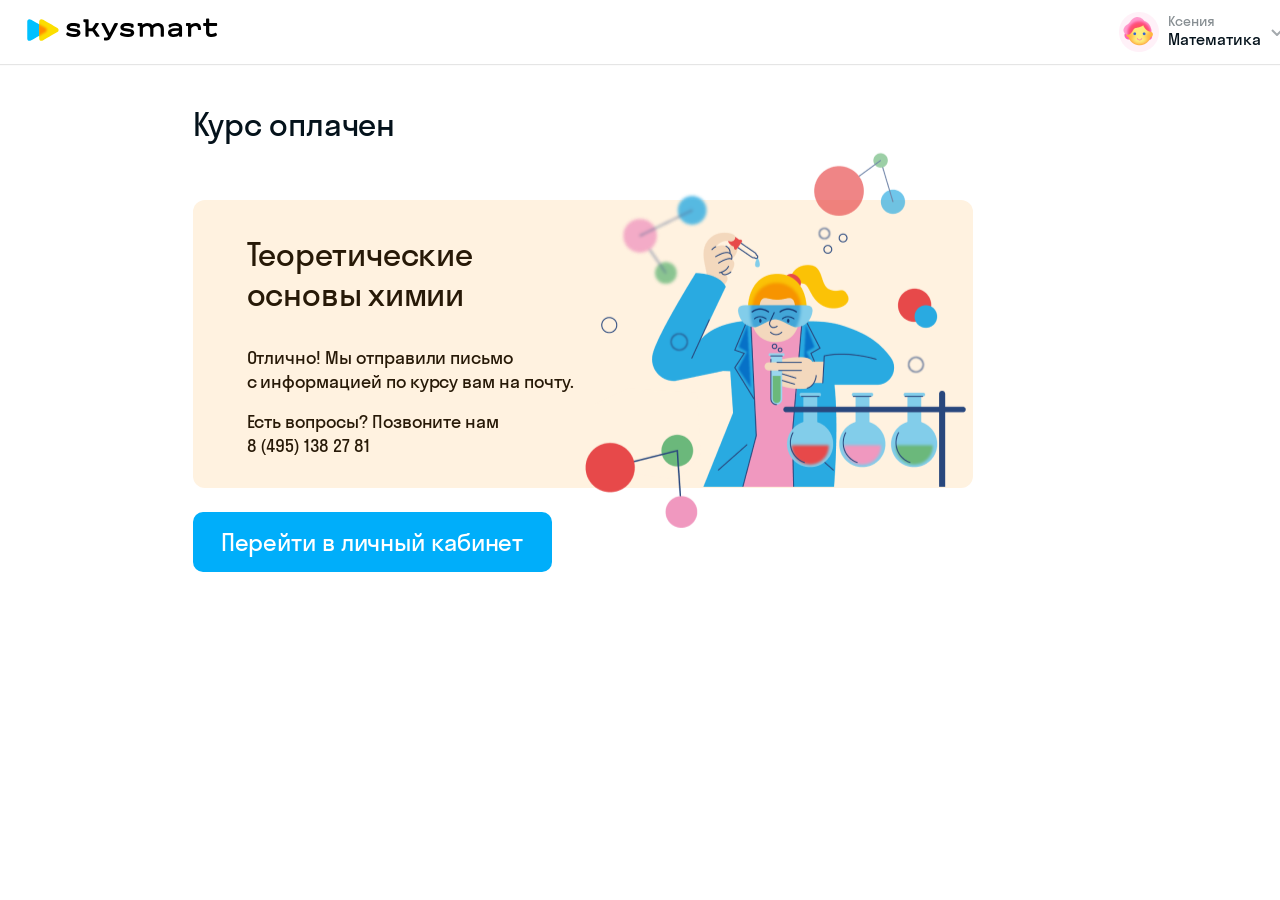
<file: app/buy-after.html>
<!DOCTYPE html>
<html lang="ru">
<head>
    <meta charset="UTF-8">
    <meta name="viewport" content="width=device-width, initial-scale=1">
    <title>Skysmar</title>
    <link rel="stylesheet" href="css/style.min.css">
</head>
<body class="buy buy-after">
<!--Haeader-->
    <header class="header">
        <div class="container">
            <div class="header__inner">
                <div class="header__inner-left">
                    <a class="header-logo" href="index.html">
                        <picture>
                            <source srcset="images/logo_m.svg" media="(max-width: 790px)">
                            <img src="images/logo_buy.svg" alt="skysmart">
                        </picture>
                    </a>
                </div>
                <div class="header__inner-user">
                    <img class="user-logo" src="images/user-logo.png" alt="#">
                    <div class="user-info">
                        <div class="user-info__name">Ксения</div>
                        <div class="user-info__less">Математика</div>
                    </div>
                    <img class="down-img" src="images/down.svg" alt="#">
                </div>
            </div>
        </div>

    </header>
<!--Header end-->

<!--Main-->
    <main class="main">
        <section class="buy-content">
            <h1 class="buy-content__header">Курс оплачен</h1>
            <div class="buy-content__inner">
                <div class="buy-content__info">
                    <h2 class="buy-content__info-header">Теоретические основы химии</h2>
                    <div class="buy-content__info-text">
                        <p>
                            Отлично! Мы отправили письмо<br class="br_d">
                            с информацией по курсу вам на почту.
                        </p>
                        <p>
                            Есть вопросы? Позвоните нам<br>
                            8 (495) 138 27 81
                        </p>
                    </div>
                </div>

                <img class="buy-img" src="images/buy-img.png" alt="#">
            </div>

            <a class="buy-btn" href="#">Перейти в личный кабинет</a>
        </section>
    </main>
<!--Main end-->

    <script src="js/main.min.js"></script>

</body>
</html>
</file>
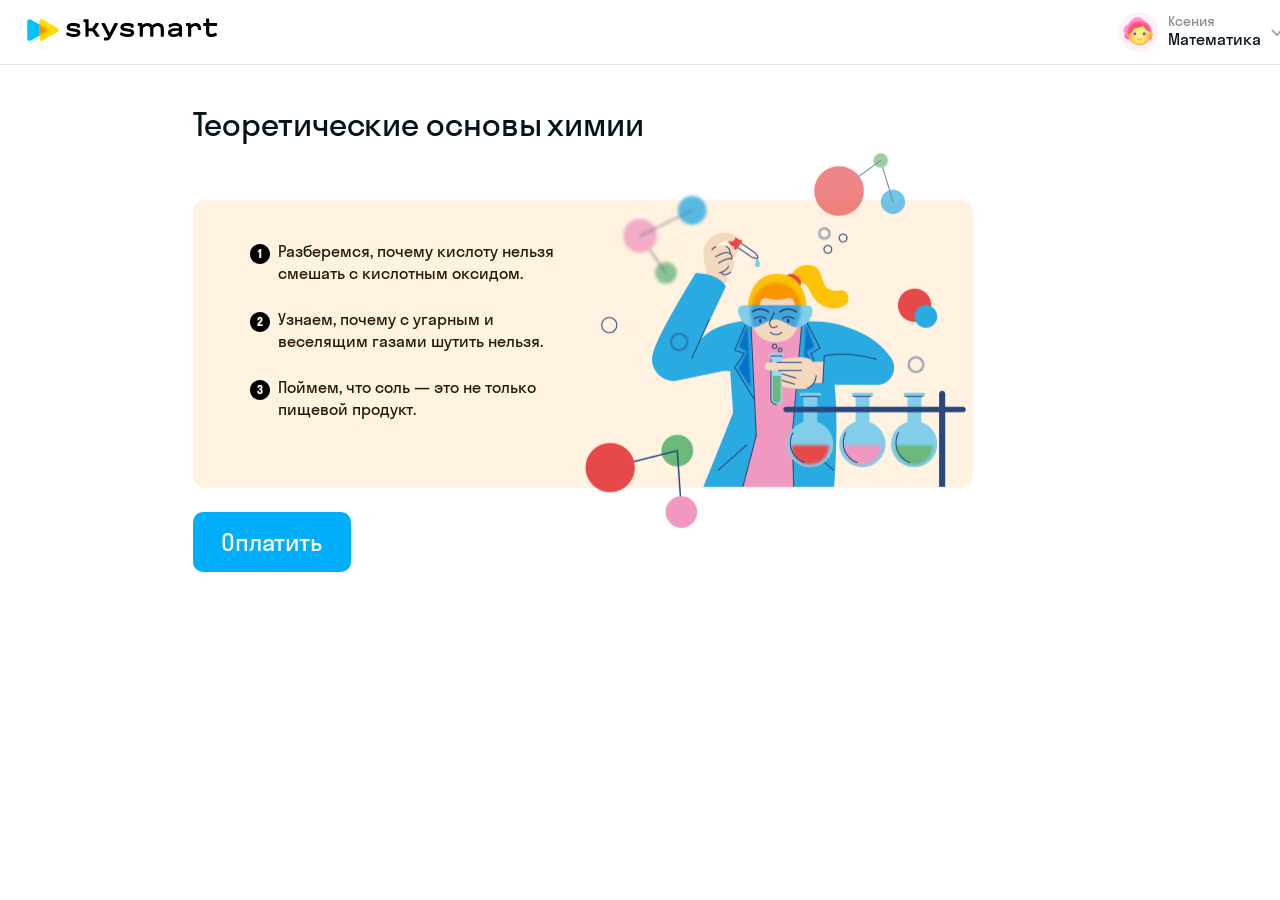
<file: app/buy-before.html>
<!DOCTYPE html>
<html lang="ru">
<head>
    <meta charset="UTF-8">
    <meta name="viewport" content="width=device-width, initial-scale=1">
    <title>Skysmar</title>
    <link rel="stylesheet" href="css/style.min.css">
</head>
<body class="buy buy-before">
<!--Haeader-->
    <header class="header">
        <div class="container">
            <div class="header__inner">
                <div class="header__inner-left">
                    <a class="header-logo" href="index.html">
                        <picture>
                            <source srcset="images/logo_m.svg" media="(max-width: 790px)">
                            <img src="images/logo_buy.svg" alt="skysmart">
                        </picture>
                    </a>
                </div>
                <div class="header__inner-user">
                    <img class="user-logo" src="images/user-logo.png" alt="#">
                    <div class="user-info">
                        <div class="user-info__name">Ксения</div>
                        <div class="user-info__less">Математика</div>
                    </div>
                    <img class="down-img" src="images/down.svg" alt="#">
                </div>
            </div>
        </div>

    </header>
<!--Header end-->

<!--Main-->
    <main class="main">
        <section class="buy-content">
            <h1 class="buy-content__header">Теоретические основы химии</h1>
            <div class="buy-content__inner">
                <div class="buy-content__list">
                    <div class="buy-content__list-item">
                        <img class="buy-content__list-item-icon" src="images/icon-1.svg" alt="#">
                        <p class="buy-content__list-item-text">
                            Разберемся, почему кислоту нельзя смешать с кислотным оксидом.
                        </p>
                    </div>
                    <div class="buy-content__list-item">
                        <img class="buy-content__list-item-icon" src="images/icon-2.svg" alt="#">
                        <p class="buy-content__list-item-text">
                            Узнаем, почему с угарным и веселящим газами шутить нельзя.
                        </p>
                    </div>
                    <div class="buy-content__list-item">
                        <img class="buy-content__list-item-icon" src="images/icon-3.svg" alt="#">
                        <p class="buy-content__list-item-text">
                            Поймем, что соль — это не только пищевой продукт.
                        </p>
                    </div>

                </div>
                <img class="buy-img" src="images/buy-img.png" alt="#">
            </div>

            <a class="buy-btn" href="#">Оплатить</a>
        </section>
    </main>
<!--Main end-->

    <script src="js/main.min.js"></script>

</body>
</html>
</file>
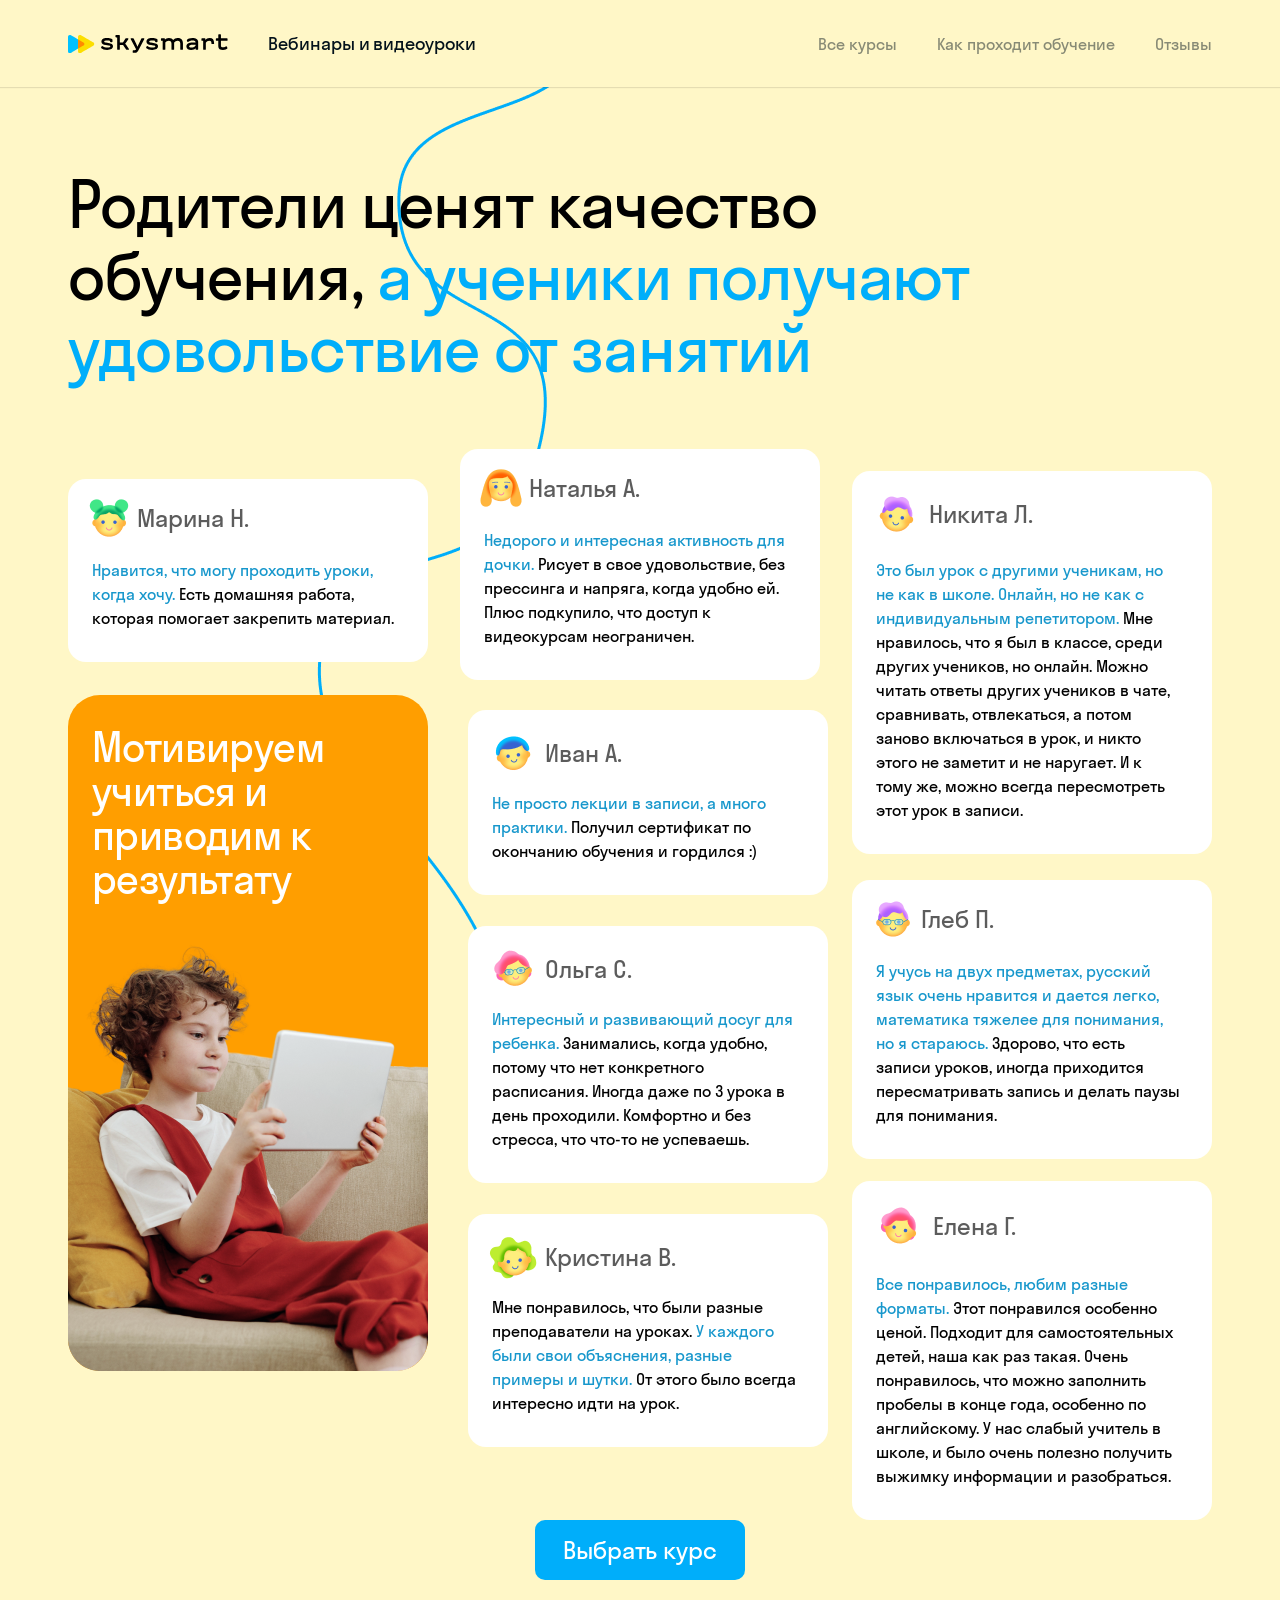
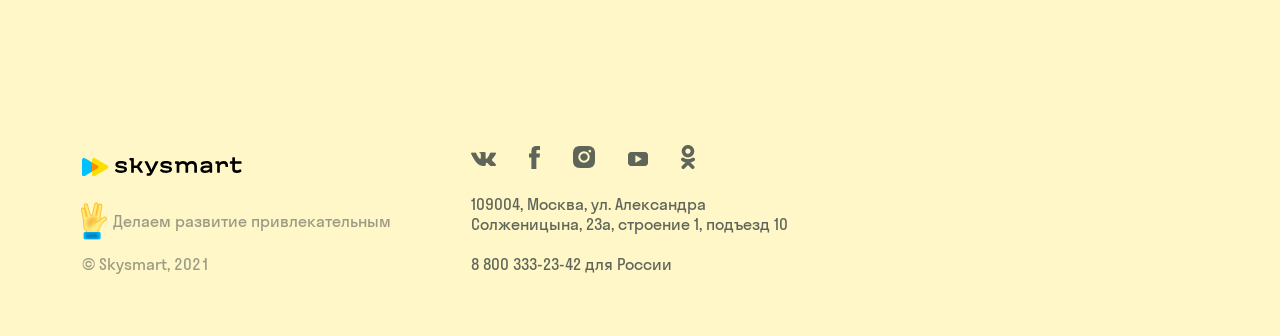
<file: app/comments.html>
<!DOCTYPE html>
<html lang="ru">
<head>
    <meta charset="UTF-8">
    <meta name="viewport" content="width=device-width, initial-scale=1">
    <title>Skysmar</title>
    <link rel="stylesheet" href="css/style.min.css">
</head>
<body class="comments-page">
<!--Haeader-->
    <header class="header">
        <div class="container">
            <div class="header__inner">
                <div class="header__inner-left">
                    <div class="burger"></div>
                    <a class="header-logo" href="index.html"><img src="images/logo.svg" alt="skysmart"></a>
                    <a class="go-vebinars" href="index.html">Вебинары и видеоуроки </a>
                </div>
                <div class="header__inner-right">
                    <a class="header-menu-link" href="index.html">Все курсы</a>
                    <a class="header-menu-link" href="more.html">Как проходит обучение</a>
                    <a class="header-menu-link" href="comments.html">Отзывы</a>
                </div>
            </div>
        </div>
        <div class="header__menu-mob">
            <div class="menu">
                <a class="menu-item" href="index.html">
                    <img class="menu-item__sticker" src="images/bg.png" alt="#">
                    Все курсы
                </a>
                <a class="menu-item" href="more.html">
                    <img class="menu-item__sticker" src="images/ph.png" alt="#">
                    Процесс обучения
                </a>
                <a class="menu-item" href="comments.html">
                    <img class="menu-item__sticker" src="images/co.png" alt="#">
                    Отзывы
                </a>
                <a class="menu-item" href="#">
                    <img class="menu-item__sticker" src="images/sk.png" alt="#">
                    Войти в личный кабинет Skysmart
                </a>
            </div>
            <div class="back-call">
                Ответим на любой вопрос
                <span class="back-call__phone">8 495 138-27-81</span>
                <img class="back-call__img" src="images/phone.png" alt="#">
            </div>
        </div>
    </header>
<!--Header end-->

<!--Main-->
    <main class="main">



        <!--     Section first screen       -->
        <section class="comments-section">
            <div class="container">
                <picture>
                    <source srcset="images/co-vector_m.png" media="(max-width: 1080px)">
                    <img class="comments-page-vector" src="images/co-vector.png" alt="#">
                </picture>

                <img class="comments-page-vector-2 hide_d" src="images/co-vector2_m.png" alt="#">

                <!--      Title          -->
                <h1 class="comments-section__title title">
                    Родители ценят качество обучения,
                    <span class="comments-section__title_blue">
                        <br class="br_m">а ученики получают удовольствие от занятий
                    </span>
                </h1>

                <!--          Comments wrapper          -->
                <section class="all-comments-wrapper">
                    <!--          List 1          -->
                    <div class="comments-list" id="list-1">
                        <!--          Item 1              -->
                        <div class="comment-item">
                            <div class="comment-item__title">
                                <img src="images/teen-girl.png" alt="#">
                                Марина Н.
                            </div>
                            <div class="comment-item__text">
                                <span class="comment-item__text_blue">
                                    Нравится, что могу проходить уроки, когда хочу.
                                </span>
                                Есть домашняя работа, которая помогает закрепить материал.
                            </div>
                        </div>
                        <!--          Item 2              -->
                        <div class="comment-item">
                            <div class="comment-item__title">
                                <img src="images/woman.png" alt="#">
                                Наталья А.
                            </div>
                            <div class="comment-item__text">
                                <span class="comment-item__text_blue">
                                    Недорого и интересная активность для дочки.
                                </span>
                                Рисует<br class="br_m"> в свое удовольствие, без прессинга и напряга, когда удобно ей.
                                Плюс подкупило,<br class="br_m"> что доступ к видеокурсам неограничен.
                            </div>
                        </div>
                        <!--          Item 3             -->
                        <div class="comment-item">
                            <div class="comment-item__title">
                                <img src="images/teen-boy.png" alt="#">
                                Никита Л.
                            </div>
                            <div class="comment-item__text">
                                <span class="comment-item__text_blue">
                                    Это был урок с другими ученикам, но не как в школе.
                                    Онлайн, но не как с индиви&shy;дуальным репетитором.
                                </span>
                                Мне нравилось, что я был в классе, среди других учеников, но онлайн.
                                Можно читать ответы других учеников в чате, сравнивать, отвлекаться,
                                а потом заново включаться в урок, и никто этого не заметит<br class="br_m"> и не наругает.
                                И к тому же, можно всегда пересмотреть этот урок в записи.
                            </div>
                        </div>
                    </div>
                    <!--          List 2          -->
                    <div class="comments-list" id="list-2">
                        <div class="comments-list__left">
                            <!--          Item 1              -->
                            <div class="comment-item">
                                <div class="comment-item__title">
                                    Мотивируем учиться и приводим
                                    к результату
                                </div>
                                <img src="images/comment-img.png" alt="#">
                            </div>
                        </div>
                        <div class="comments-list__right">
                            <!--          Item 1              -->
                            <div class="comment-item">
                                <div class="comment-item__title">
                                    <img src="images/boy.png" alt="#">
                                    Иван А.
                                </div>
                                <div class="comment-item__text">
                                <span class="comment-item__text_blue">
                                    Не просто лекции в записи,<br class="br_m"> а много практики.
                                </span>
                                    Получил сертификат по окончанию обучения и гордился :)
                                </div>
                            </div>

                            <!--          Item 2 if mobile             -->
                            <div class="comment-item hide_d big-item">
                                <div class="comment-item__title">
                                    Мотивируем учиться и приводим<br class="br_m">
                                    к результату
                                </div>
                                <img src="images/comment-img.png" alt="#">
                            </div>

                            <!--          Item 2              -->
                            <div class="comment-item">
                                <div class="comment-item__title">
                                    <img src="images/student-girl.png" alt="#">
                                    Ольга С.
                                </div>
                                <div class="comment-item__text">
                                <span class="comment-item__text_blue">
                                    Интересный и развивающий досуг для ребенка.
                                </span>
                                    Занимались, когда удобно, потому что нет конкретного расписания.
                                    Иногда даже по 3 урока в день проходили. Комфортно и без стресса,
                                    что что-то не успеваешь.
                                </div>
                            </div>

                            <!--          Item 3              -->
                            <div class="comment-item">
                                <div class="comment-item__title">
                                    <img src="images/teen-random.png" alt="#">
                                    Кристина В.
                                </div>
                                <div class="comment-item__text">
                                    Мне понравилось, что были разные преподаватели на уроках.
                                    <span class="comment-item__text_blue">
                                        У каждого были свои объяснения, разные примеры и шутки.
                                    </span>
                                    От этого было всегда интересно идти на урок.
                                </div>
                            </div>
                        </div>
                    </div>
                    <!--          List 1          -->
                    <div class="comments-list" id="list-3">
                        <!--          Item 1              -->
                        <div class="comment-item">
                            <div class="comment-item__title">
                                <img src="images/student-boy.png" alt="#">
                                Глеб П.
                            </div>
                            <div class="comment-item__text">
                                <span class="comment-item__text_blue">
                                    Я учусь на двух предметах, русский язык очень нравится и дается легко,
                                    математика тяжелее для понимания, но я стараюсь.
                                </span>
                                Здорово, что есть записи уроков, иногда приходится пересматривать запись и делать паузы для понимания.
                            </div>
                        </div>
                        <!--          Item 2              -->
                        <div class="comment-item">
                            <div class="comment-item__title">
                                <img src="images/teen-girl2.png" alt="#">
                                Елена Г.
                            </div>
                            <div class="comment-item__text">
                                <span class="comment-item__text_blue">
                                    Все понравилось, любим разные форматы.
                                </span>
                                Этот понравился особенно ценой. Подходит для самостоятельных детей,
                                наша как раз такая. Очень понравилось, что можно заполнить пробелы
                                в конце года, особенно по английскому. У нас слабый учитель в школе,
                                и было очень полезно получить выжимку информации и разобраться.
                            </div>
                        </div>

                    </div>
                </section>
            </div>





        </section>
        <!--    First screen section end        -->

        <a class="change-course" href="#">Выбрать курс</a>

    </main>
<!--Main end-->

    <footer class="footer">
        <div class="container">
            <div class="footer__inner">
                <div class="footer__inner-left">
                    <a href="#"><img class="footer-logo" src="images/logo.svg" alt="#"></a>
                    <div class="text-block">
                        <img src="images/footer-sticker.png" alt="#">
                        Делаем развитие привлекательным
                    </div>
                    <div class="text-block">© Skysmart, 2021</div>
                </div>
                <div class="footer__inner-right">
                    <div class="footer-media">
                        <a href="#"><img src="images/vk.png" alt="vk"></a>
                        <a href="#"><img src="images/fb.png" alt="fb"></a>
                        <a href="#"><img src="images/in.png" alt="in"></a>
                        <a href="#"><img src="images/yu.png" alt="yu"></a>
                        <a href="#"><img src="images/ok.png" alt="ok"></a>
                    </div>
                    <div class="text-block">
                        <span class="address">
                            109004, Москва, ул. Александра<br>
                            Солженицына, 23а, строение 1, подъезд 10
                        </span>
                        <br>
                        <span class="phone">
                            8 800 333-23-42 для России
                        </span>
                    </div>
                    <div class="text-block">© Skysmart, 2021</div>
                </div>
            </div>
        </div>
    </footer>

    
    <script src="js/main.min.js"></script>

</body>
</html>
</file>
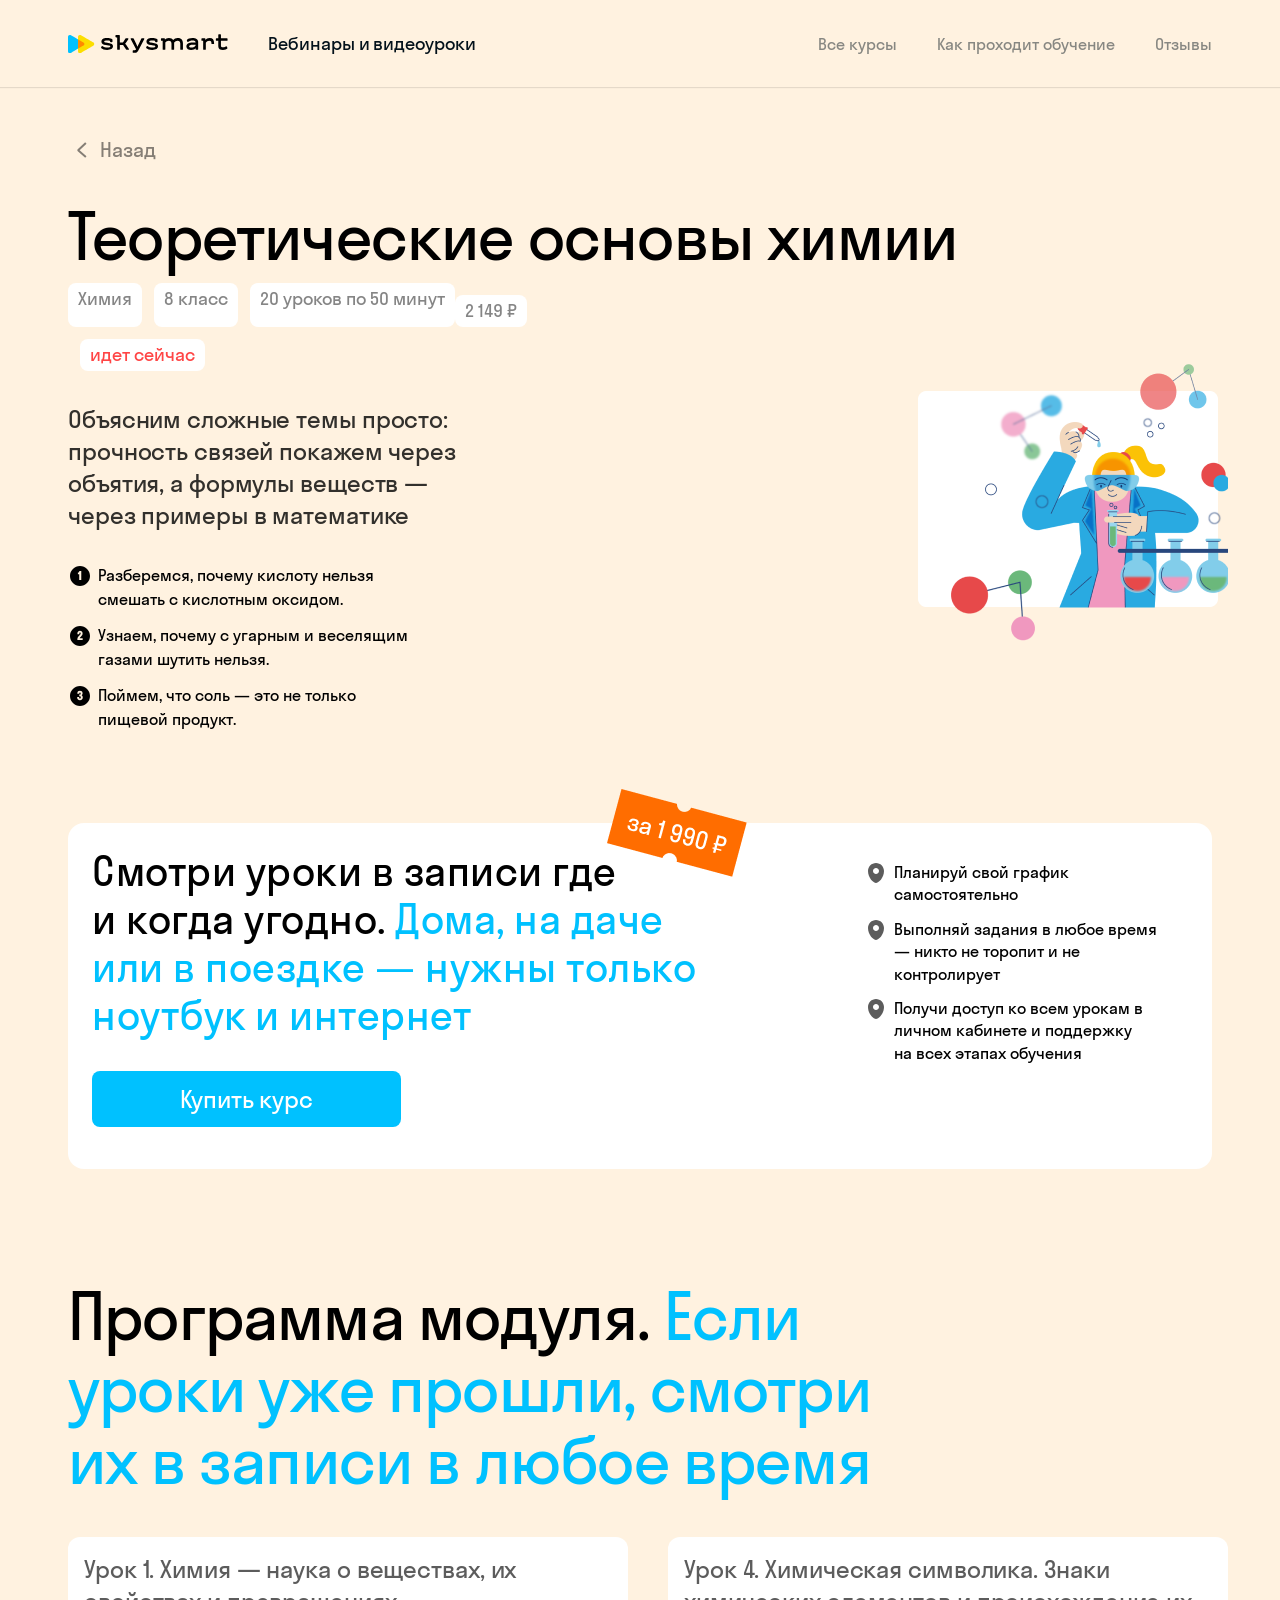
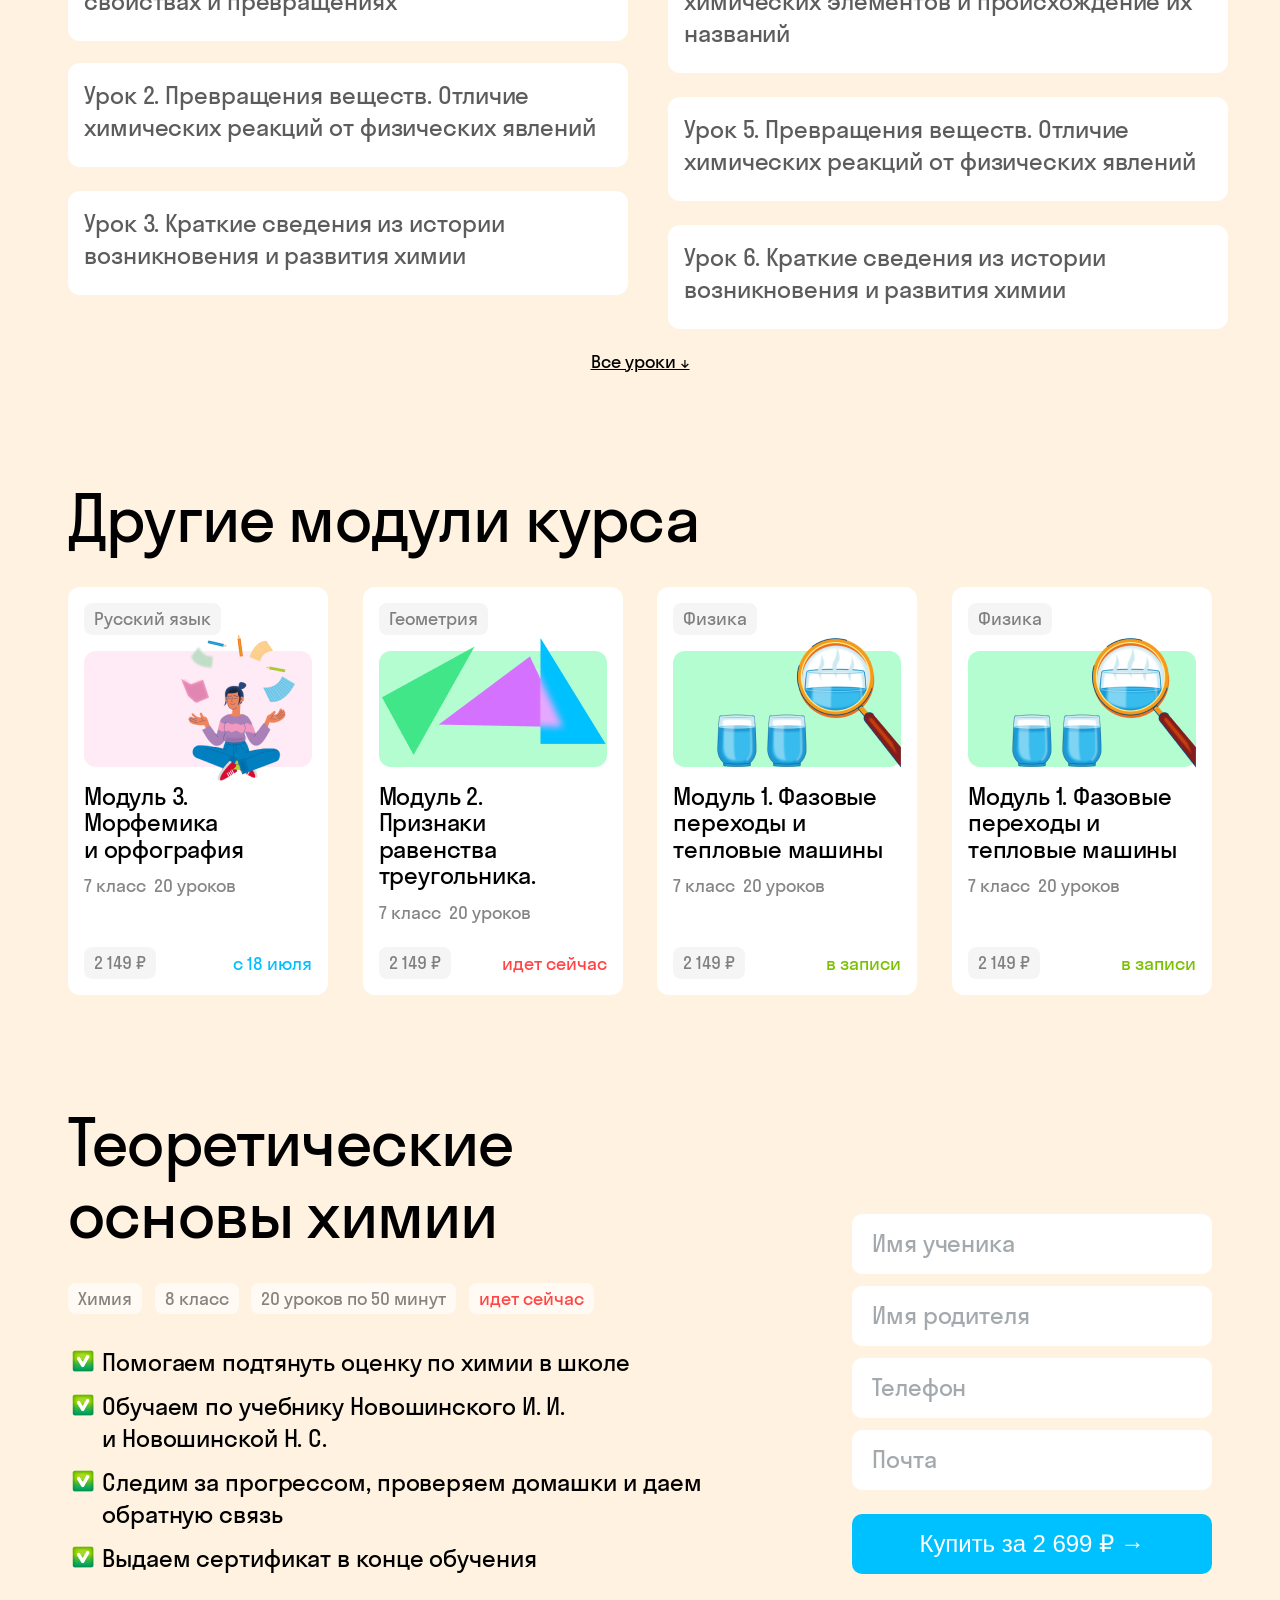
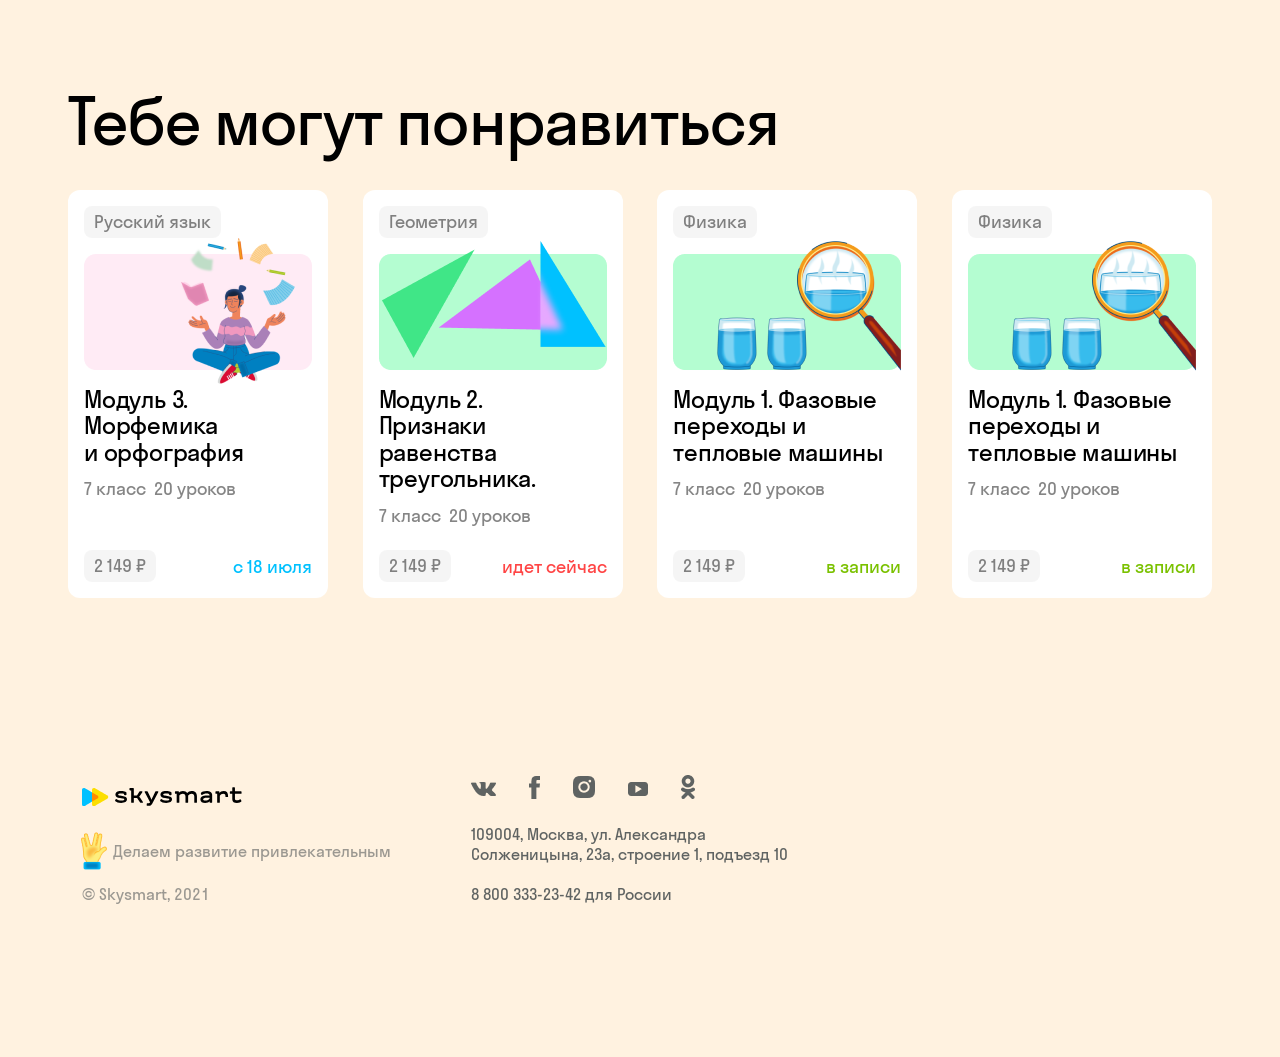
<file: app/course-page-recording.html>
<!DOCTYPE html>
<html lang="ru">
<head>
    <meta charset="UTF-8">
    <meta name="viewport" content="width=device-width, initial-scale=1">
    <title>Skysmar</title>
    <link rel="stylesheet" href="css/style.min.css">
</head>
<body class="course-page course-page-recording">
<!--Haeader-->
    <header class="header">
        <div class="container">
            <div class="header__inner">
                <div class="header__inner-left">
                    <div class="burger"></div>
                    <a class="header-logo" href="index.html"><img src="images/logo.svg" alt="skysmart"></a>
                    <a class="go-vebinars" href="index.html">Вебинары и видеоуроки </a>
                </div>
                <div class="header__inner-right">
                    <a class="header-menu-link" href="index.html">Все курсы</a>
                    <a class="header-menu-link" href="more.html">Как проходит обучение</a>
                    <a class="header-menu-link" href="comments.html">Отзывы</a>
                </div>
            </div>
        </div>
        <div class="header__menu-mob">
            <div class="menu">
                <a class="menu-item" href="index.html">
                    <img class="menu-item__sticker" src="images/bg.png" alt="#">
                    Все курсы
                </a>
                <a class="menu-item" href="more.html">
                    <img class="menu-item__sticker" src="images/ph.png" alt="#">
                    Процесс обучения
                </a>
                <a class="menu-item" href="comments.html">
                    <img class="menu-item__sticker" src="images/co.png" alt="#">
                    Отзывы
                </a>
                <a class="menu-item" href="#">
                    <img class="menu-item__sticker" src="images/sk.png" alt="#">
                    Войти в личный кабинет Skysmart
                </a>
            </div>
            <div class="back-call">
                Ответим на любой вопрос
                <span class="back-call__phone">8 495 138-27-81</span>
                <img class="back-call__img" src="images/phone.png" alt="#">
            </div>
        </div>
    </header>
<!--Header end-->

<!--Main-->
    <main class="main">
        <!--   About course    -->
        <section class="about-course">
            <div class="container">
                <a class="back-to" href="index.html">
                    <img src="images/back-arrow.svg" alt="#">
                    Назад
                </a>
                <h1 class="course-name">Теоретические основы химии</h1>
                <div class="about-course__content">
                    <!--        Left            -->
                    <div class="about-course__content-left">
                        <div class="about-course__filters">
                            <div class="about-course__filters-item">Химия</div>
                            <div class="about-course__filters-item">8 класс</div>
                            <div class="about-course__filters-item">20 уроков по 50 минут</div>
                            <div class="about-course__filters-item">2 149 ₽</div>
                            <div class="about-course__filters-item">идет сейчас</div>
                        </div>
                        <div class="course-description">
                            <div class="course-description__title">
                                Объясним сложные темы просто: прочность связей покажем через объятия,
                                а формулы веществ — через примеры в математике
                            </div>
                            <div class="course-description__list">
                                <div class="course-description__list-item">
                                    <img class="course-description__list-item-icon" src="images/icon-1.svg" alt="#">
                                    <p class="course-description__list-item-text">
                                        Разберемся, почему кислоту нельзя смешать с кислотным оксидом.
                                    </p>
                                </div>
                                <div class="course-description__list-item">
                                    <img class="course-description__list-item-icon" src="images/icon-2.svg" alt="#">
                                    <p class="course-description__list-item-text">
                                        Узнаем, почему с угарным и<br class="br_m"> веселящим газами шутить нельзя.
                                    </p>
                                </div>
                                <div class="course-description__list-item">
                                    <img class="course-description__list-item-icon" src="images/icon-3.svg" alt="#">
                                    <p class="course-description__list-item-text">
                                        Поймем, что соль — это не только пищевой продукт.
                                    </p>
                                </div>
                            </div>
                        </div>
                    </div>
                    <!--        Right            -->
                    <div class="about-course__content-right">
                        <picture>
                            <source srcset="images/course-img_m.png" media="(max-width: 1080px)">
                            <img class="course-image" src="images/course-img.png" alt="#">
                        </picture>
                    </div>
                </div>
            </div>
        </section>

        <!--    Recording    -->
        <section class="recording">
            <div class="container">
                <div class="recording__inner">
                    <img class="recording__inner-img" src="images/price-3.png" alt="#">
                    <!--         Left            -->
                    <div class="recording__inner-left">
                        <div class="recording__title">
                            Смотри уроки в записи где<br> и когда угодно.
                            <span class="recording__title_blue">
                            Дома, на даче или в поездке — нужны только ноутбук и интернет
                        </span>
                        </div>
                        <a class="recording__btn" href="#">Купить курс</a>
                    </div>
                    <!--         Right           -->
                    <div class="recording__inner-right">
                        <div class="recording__list">
                            <div class="recording__list-item">
                                <img class="recording__list-item-icon" src="images/pin.svg" alt="#">
                                <p class="recording__list-item-text">Планируй свой график самостоятельно</p>
                            </div>
                            <div class="recording__list-item">
                                <img class="recording__list-item-icon" src="images/pin.svg" alt="#">
                                <p class="recording__list-item-text">Выполняй задания в любое время — никто не торопит и не контролирует</p>
                            </div>
                            <div class="recording__list-item">
                                <img class="recording__list-item-icon" src="images/pin.svg" alt="#">
                                <p class="recording__list-item-text">Получи доступ ко всем урокам в личном кабинете и поддержку<br class="br_d"> на всех этапах обучения</p>
                            </div>
                        </div>
                    </div>

                </div>
            </div>
        </section>

        <!--   Program    -->
        <section class="program">
            <div class="container">
                <h2 class="section-header program-header">
                    Программа модуля.
                    <span class="section-header_blue">
                        Если уроки уже прошли, смотри<br class="br_m"> их в записи в<br class="br_m"> любое время
                    </span>
                </h2>
                <div class="program__list">
                    <div class="program__list-item">
                        Урок 1. Химия — наука<br class="br_m"> о веществах, их свойствах и превращениях
                    </div>
                    <div class="program__list-item">
                        Урок 2. Превращения веществ. Отличие химических реакций от физических явлений
                    </div>
                    <div class="program__list-item">
                        Урок 3. Краткие сведения из истории возникновения и развития химии
                    </div>
                    <div class="program__list-item">
                        Урок 4. Химическая символика. Знаки химических элементов и происхождение<br class="br_m"> их названий
                    </div>
                    <div class="program__list-item">
                        Урок 5. Превращения веществ. Отличие химических реакций от физических явлений
                    </div>
                    <div class="program__list-item">
                        Урок 6. Краткие сведения из истории возникновения и развития химии
                    </div>
                </div>
                <a class="program__btn all-less" href="#">Все уроки ↓</a>
            </div>
        </section>

        <!--   Other modules    -->
        <section class="other-modules">
            <div class="container">
                <h2 class="section-header other-modules-header">Другие модули курса</h2>
            </div>
            <!--        List        -->
            <div class="other-modules__wrapper">
                <div class="other-modules__list">
                    <!--        Card 1        -->
                    <a href="#" class="course-card">
                        <!--            course filter            -->
                        <div class="course-card__filter">Русский язык</div>
                        <!--            course image            -->
                        <img class="course-card__image" src="images/curs-img-3.png" alt="#">
                        <!--            course name            -->
                        <div class="course-card__course-name">Модуль 3. Морфемика<br> и орфография</div>
                        <!--            course age or grade of students            -->
                        <div class="course-card__course-info">
                            <!--            course age of students           -->
                            <!--<div class="course-card__age">5–7 лет</div>-->
                            <!--            course grade of students           -->
                            <div class="course-card__grade">7 класс</div>
                            <!--            course number of lessons           -->
                            <div class="course-card__numb-less">20 уроков</div>
                        </div>
                        <!--            course price and status           -->
                        <div class="course-card__price-and-status">
                            <!--            course price           -->
                            <div class="course-card__curse-price">2 149 ₽</div>
                            <!--            course status           -->
                            <div class="course-card__curse-status course-card__curse-status_soon">с 18 июля</div>
                        </div>
                    </a>
                    <!--        Card 2        -->
                    <a href="#" class="course-card">
                        <!--            course filter            -->
                        <div class="course-card__filter">Геометрия</div>
                        <!--            course image            -->
                        <img class="course-card__image" src="images/geometry-img.png" alt="#">
                        <!--            course name            -->
                        <div class="course-card__course-name">Модуль 2.<br> Признаки равенства треугольника.</div>
                        <!--            course age or grade of students            -->
                        <div class="course-card__course-info">
                            <!--            course age of students           -->
                            <!--<div class="course-card__age">5–7 лет</div>-->
                            <!--            course grade of students           -->
                            <div class="course-card__grade">7 класс</div>
                            <!--            course number of lessons           -->
                            <div class="course-card__numb-less">20 уроков</div>
                        </div>
                        <!--            course price and status           -->
                        <div class="course-card__price-and-status">
                            <!--            course price           -->
                            <div class="course-card__curse-price">2 149 ₽</div>
                            <!--            course status           -->
                            <div class="course-card__curse-status course-card__curse-status_already">идет сейчас</div>
                        </div>
                    </a>
                    <!--        Card 3        -->
                    <a href="#" class="course-card">
                        <!--            course filter            -->
                        <div class="course-card__filter">Физика</div>
                        <!--            course image            -->
                        <img class="course-card__image" src="images/phisik.png" alt="#">
                        <!--            course name            -->
                        <div class="course-card__course-name">Модуль 1. Фазовые переходы и тепловые машины</div>
                        <!--            course age or grade of students            -->
                        <div class="course-card__course-info">
                            <!--            course age of students           -->
                            <!--<div class="course-card__age">5–7 лет</div>-->
                            <!--            course grade of students           -->
                            <div class="course-card__grade">7 класс</div>
                            <!--            course number of lessons           -->
                            <div class="course-card__numb-less">20 уроков</div>
                        </div>
                        <!--            course price and status           -->
                        <div class="course-card__price-and-status">
                            <!--            course price           -->
                            <div class="course-card__curse-price">2 149 ₽</div>
                            <!--            course status           -->
                            <div class="course-card__curse-status course-card__curse-status_recording">в записи</div>
                        </div>
                    </a>
                    <!--        Card 4        -->
                    <a href="#" class="course-card">
                        <!--            course filter            -->
                        <div class="course-card__filter">Физика</div>
                        <!--            course image            -->
                        <img class="course-card__image" src="images/phisik.png" alt="#">
                        <!--            course name            -->
                        <div class="course-card__course-name">Модуль 1. Фазовые переходы и тепловые машины</div>
                        <!--            course age or grade of students            -->
                        <div class="course-card__course-info">
                            <!--            course age of students           -->
                            <!--<div class="course-card__age">5–7 лет</div>-->
                            <!--            course grade of students           -->
                            <div class="course-card__grade">7 класс</div>
                            <!--            course number of lessons           -->
                            <div class="course-card__numb-less">20 уроков</div>
                        </div>
                        <!--            course price and status           -->
                        <div class="course-card__price-and-status">
                            <!--            course price           -->
                            <div class="course-card__curse-price">2 149 ₽</div>
                            <!--            course status           -->
                            <div class="course-card__curse-status course-card__curse-status_recording">в записи</div>
                        </div>
                    </a>
                </div>
            </div>
        </section>

        <!--   Pluses    -->
        <section class="pluses">
            <div class="container">
                <h2 class="section-header pluses-header">Теоретические<br> основы химии</h2>
                <div class="pluses__content">
                    <!--        Left            -->
                    <div class="pluses__content-left">
                        <div class="pluses__filters">
                            <div class="pluses__filters-item filter-item">Химия</div>
                            <div class="pluses__filters-item filter-item">8 класс</div>
                            <div class="pluses__filters-item filter-item">20 уроков по 50 минут</div>
                            <div class="pluses__filters-item filter-item filter-item_now">идет сейчас</div>
                        </div>

                        <div class="pluses__list">
                            <div class="pluses__list-item">
                                <img class="pluses__list-item-icon" src="images/yes.png" alt="#">
                                <p class="pluses__list-item-text">
                                    Помогаем подтянуть оценку<br class="br_m"> по химии в школе
                                </p>
                            </div>
                            <div class="pluses__list-item">
                                <img class="pluses__list-item-icon" src="images/yes.png" alt="#">
                                <p class="pluses__list-item-text">
                                    Обучаем по учебнику Новошинского И. И.<br> и Новошинской Н. С.
                                </p>
                            </div>
                            <div class="pluses__list-item">
                                <img class="pluses__list-item-icon" src="images/yes.png" alt="#">
                                <p class="pluses__list-item-text">
                                    Следим за прогрессом, проверяем домашки и даем обратную связь
                                </p>
                            </div>
                            <div class="pluses__list-item">
                                <img class="pluses__list-item-icon" src="images/yes.png" alt="#">
                                <p class="pluses__list-item-text">
                                    Выдаем сертификат<br class="br_m"> в конце обучения
                                </p>
                            </div>
                        </div>

                    </div>
                    <!--        Right            -->
                    <div class="pluses__content-right">
                        <form class="pluses__form">
                            <input class="input input-name" type="text" data-validate-field="nameStudent" placeholder="Имя ученика">
                            <input class="input input-name" type="text" data-validate-field="nameParent" placeholder="Имя родителя">
                            <input class="input input-phone" type="text" data-validate-field="phone" placeholder="Телефон">
                            <input class="input input-email" type="text" data-validate-field="email" placeholder="Почта">
                            <button class="form-button" type="submit">
                                Купить
                                <span class="hide_m">за 2 699 ₽</span>
                                →
                            </button>
                        </form>
                    </div>
                </div>
            </div>
        </section>

        <!--   liked    -->
        <section class="other-modules liked">
            <div class="container">
                <h2 class="section-header other-modules-header">Тебе могут понравиться</h2>
            </div>
            <!--        List        -->
            <div class="other-modules__wrapper">
                <div class="other-modules__list">
                    <!--        Card 1        -->
                    <a href="#" class="course-card">
                        <!--            course filter            -->
                        <div class="course-card__filter">Русский язык</div>
                        <!--            course image            -->
                        <img class="course-card__image" src="images/curs-img-3.png" alt="#">
                        <!--            course name            -->
                        <div class="course-card__course-name">Модуль 3. Морфемика<br> и орфография</div>
                        <!--            course age or grade of students            -->
                        <div class="course-card__course-info">
                            <!--            course age of students           -->
                            <!--<div class="course-card__age">5–7 лет</div>-->
                            <!--            course grade of students           -->
                            <div class="course-card__grade">7 класс</div>
                            <!--            course number of lessons           -->
                            <div class="course-card__numb-less">20 уроков</div>
                        </div>
                        <!--            course price and status           -->
                        <div class="course-card__price-and-status">
                            <!--            course price           -->
                            <div class="course-card__curse-price">2 149 ₽</div>
                            <!--            course status           -->
                            <div class="course-card__curse-status course-card__curse-status_soon">с 18 июля</div>
                        </div>
                    </a>
                    <!--        Card 2        -->
                    <a href="#" class="course-card">
                        <!--            course filter            -->
                        <div class="course-card__filter">Геометрия</div>
                        <!--            course image            -->
                        <img class="course-card__image" src="images/geometry-img.png" alt="#">
                        <!--            course name            -->
                        <div class="course-card__course-name">Модуль 2.<br> Признаки равенства треугольника.</div>
                        <!--            course age or grade of students            -->
                        <div class="course-card__course-info">
                            <!--            course age of students           -->
                            <!--<div class="course-card__age">5–7 лет</div>-->
                            <!--            course grade of students           -->
                            <div class="course-card__grade">7 класс</div>
                            <!--            course number of lessons           -->
                            <div class="course-card__numb-less">20 уроков</div>
                        </div>
                        <!--            course price and status           -->
                        <div class="course-card__price-and-status">
                            <!--            course price           -->
                            <div class="course-card__curse-price">2 149 ₽</div>
                            <!--            course status           -->
                            <div class="course-card__curse-status course-card__curse-status_already">идет сейчас</div>
                        </div>
                    </a>
                    <!--        Card 3        -->
                    <a href="#" class="course-card">
                        <!--            course filter            -->
                        <div class="course-card__filter">Физика</div>
                        <!--            course image            -->
                        <img class="course-card__image" src="images/phisik.png" alt="#">
                        <!--            course name            -->
                        <div class="course-card__course-name">Модуль 1. Фазовые переходы и тепловые машины</div>
                        <!--            course age or grade of students            -->
                        <div class="course-card__course-info">
                            <!--            course age of students           -->
                            <!--<div class="course-card__age">5–7 лет</div>-->
                            <!--            course grade of students           -->
                            <div class="course-card__grade">7 класс</div>
                            <!--            course number of lessons           -->
                            <div class="course-card__numb-less">20 уроков</div>
                        </div>
                        <!--            course price and status           -->
                        <div class="course-card__price-and-status">
                            <!--            course price           -->
                            <div class="course-card__curse-price">2 149 ₽</div>
                            <!--            course status           -->
                            <div class="course-card__curse-status course-card__curse-status_recording">в записи</div>
                        </div>
                    </a>
                    <!--        Card 4        -->
                    <a href="#" class="course-card">
                        <!--            course filter            -->
                        <div class="course-card__filter">Физика</div>
                        <!--            course image            -->
                        <img class="course-card__image" src="images/phisik.png" alt="#">
                        <!--            course name            -->
                        <div class="course-card__course-name">Модуль 1. Фазовые переходы и тепловые машины</div>
                        <!--            course age or grade of students            -->
                        <div class="course-card__course-info">
                            <!--            course age of students           -->
                            <!--<div class="course-card__age">5–7 лет</div>-->
                            <!--            course grade of students           -->
                            <div class="course-card__grade">7 класс</div>
                            <!--            course number of lessons           -->
                            <div class="course-card__numb-less">20 уроков</div>
                        </div>
                        <!--            course price and status           -->
                        <div class="course-card__price-and-status">
                            <!--            course price           -->
                            <div class="course-card__curse-price">2 149 ₽</div>
                            <!--            course status           -->
                            <div class="course-card__curse-status course-card__curse-status_recording">в записи</div>
                        </div>
                    </a>
                </div>
            </div>
        </section>



    </main>
<!--Main end-->

    <footer class="footer">
        <div class="container">
            <div class="footer__inner">
                <div class="footer__inner-left">
                    <a href="#"><img class="footer-logo" src="images/logo.svg" alt="#"></a>
                    <div class="text-block">
                        <img src="images/footer-sticker.png" alt="#">
                        Делаем развитие привлекательным
                    </div>
                    <div class="text-block">© Skysmart, 2021</div>
                </div>
                <div class="footer__inner-right">
                    <div class="footer-media">
                        <a href="#"><img src="images/vk.png" alt="vk"></a>
                        <a href="#"><img src="images/fb.png" alt="fb"></a>
                        <a href="#"><img src="images/in.png" alt="in"></a>
                        <a href="#"><img src="images/yu.png" alt="yu"></a>
                        <a href="#"><img src="images/ok.png" alt="ok"></a>
                    </div>
                    <div class="text-block">
                        <span class="address">
                            109004, Москва, ул. Александра<br>
                            Солженицына, 23а, строение 1, подъезд 10
                        </span>
                        <br>
                        <span class="phone">
                            8 800 333-23-42 для России
                        </span>
                    </div>
                    <div class="text-block">© Skysmart, 2021</div>
                </div>
            </div>
        </div>
    </footer>

    <script src="js/just-validate.min.js"></script>
    <script src="js/inputmask.min.js"></script>
    <script src="js/main.min.js"></script>

</body>
</html>
</file>
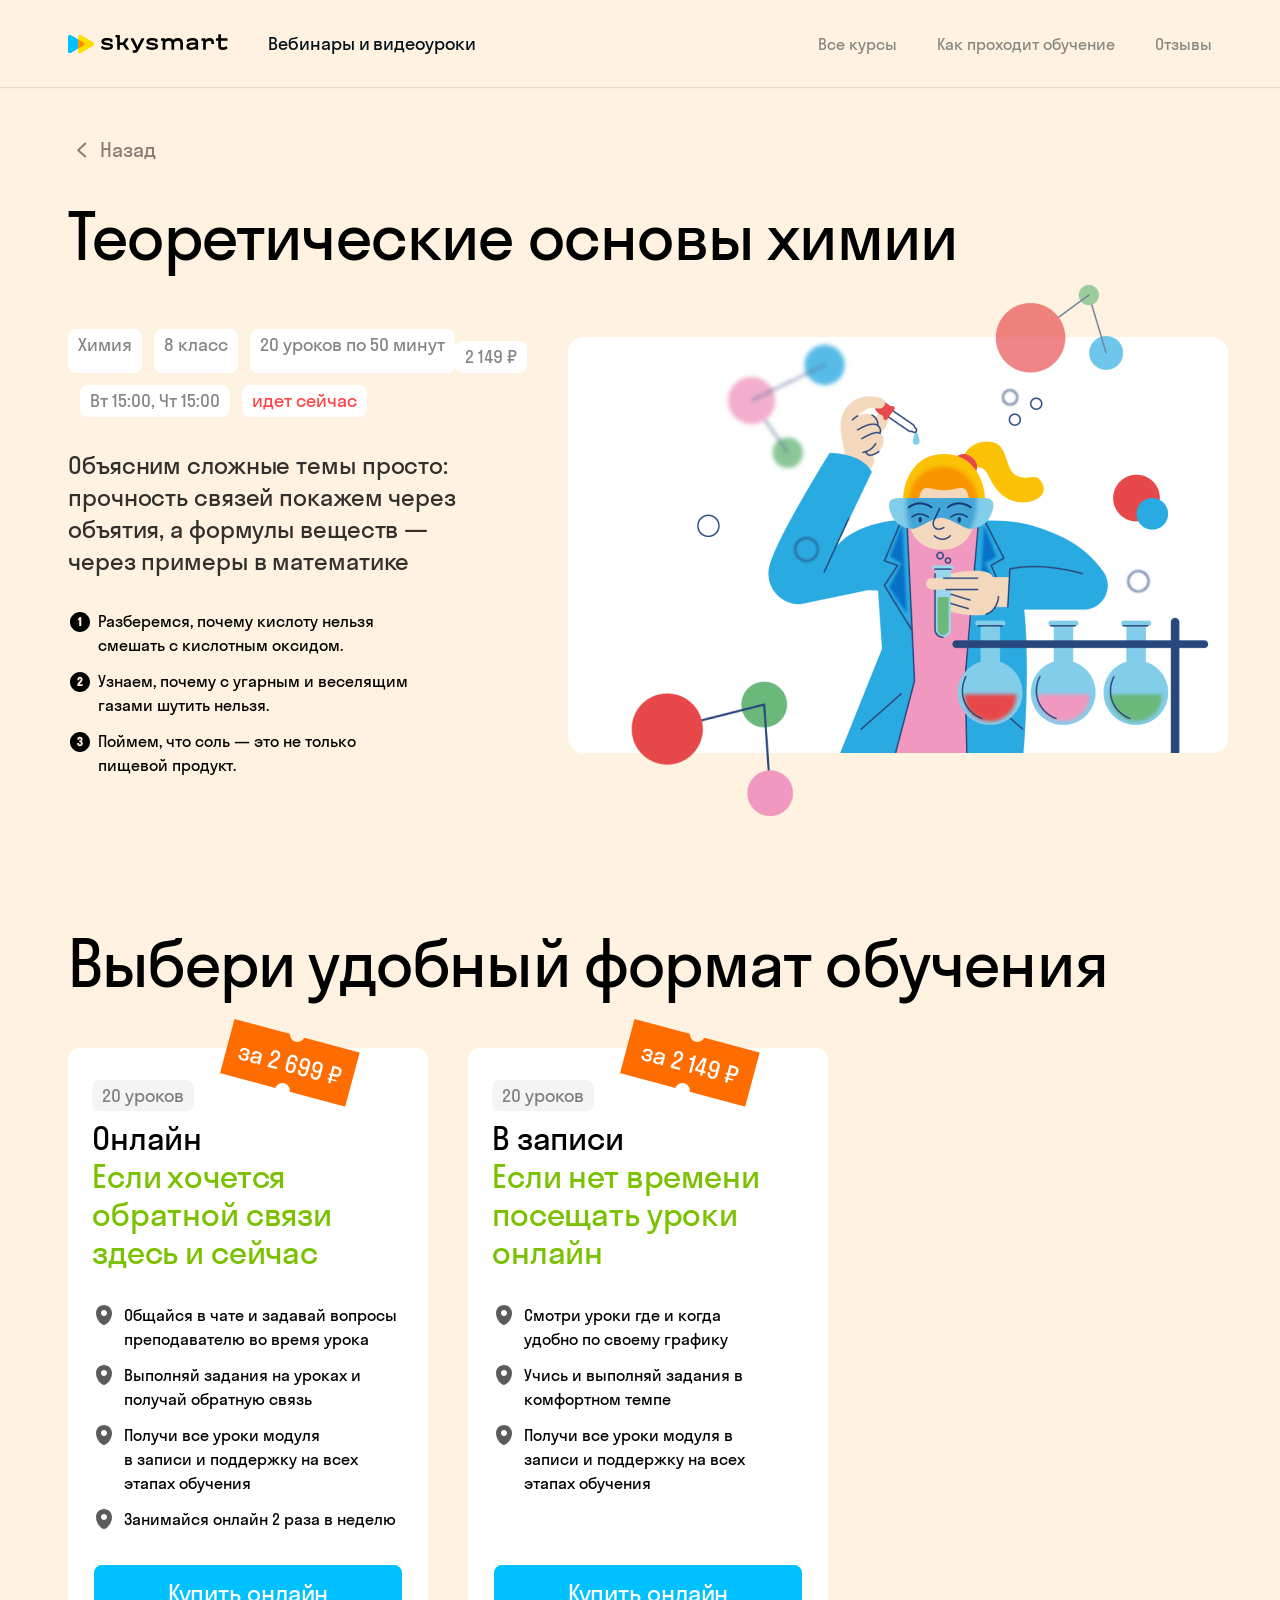
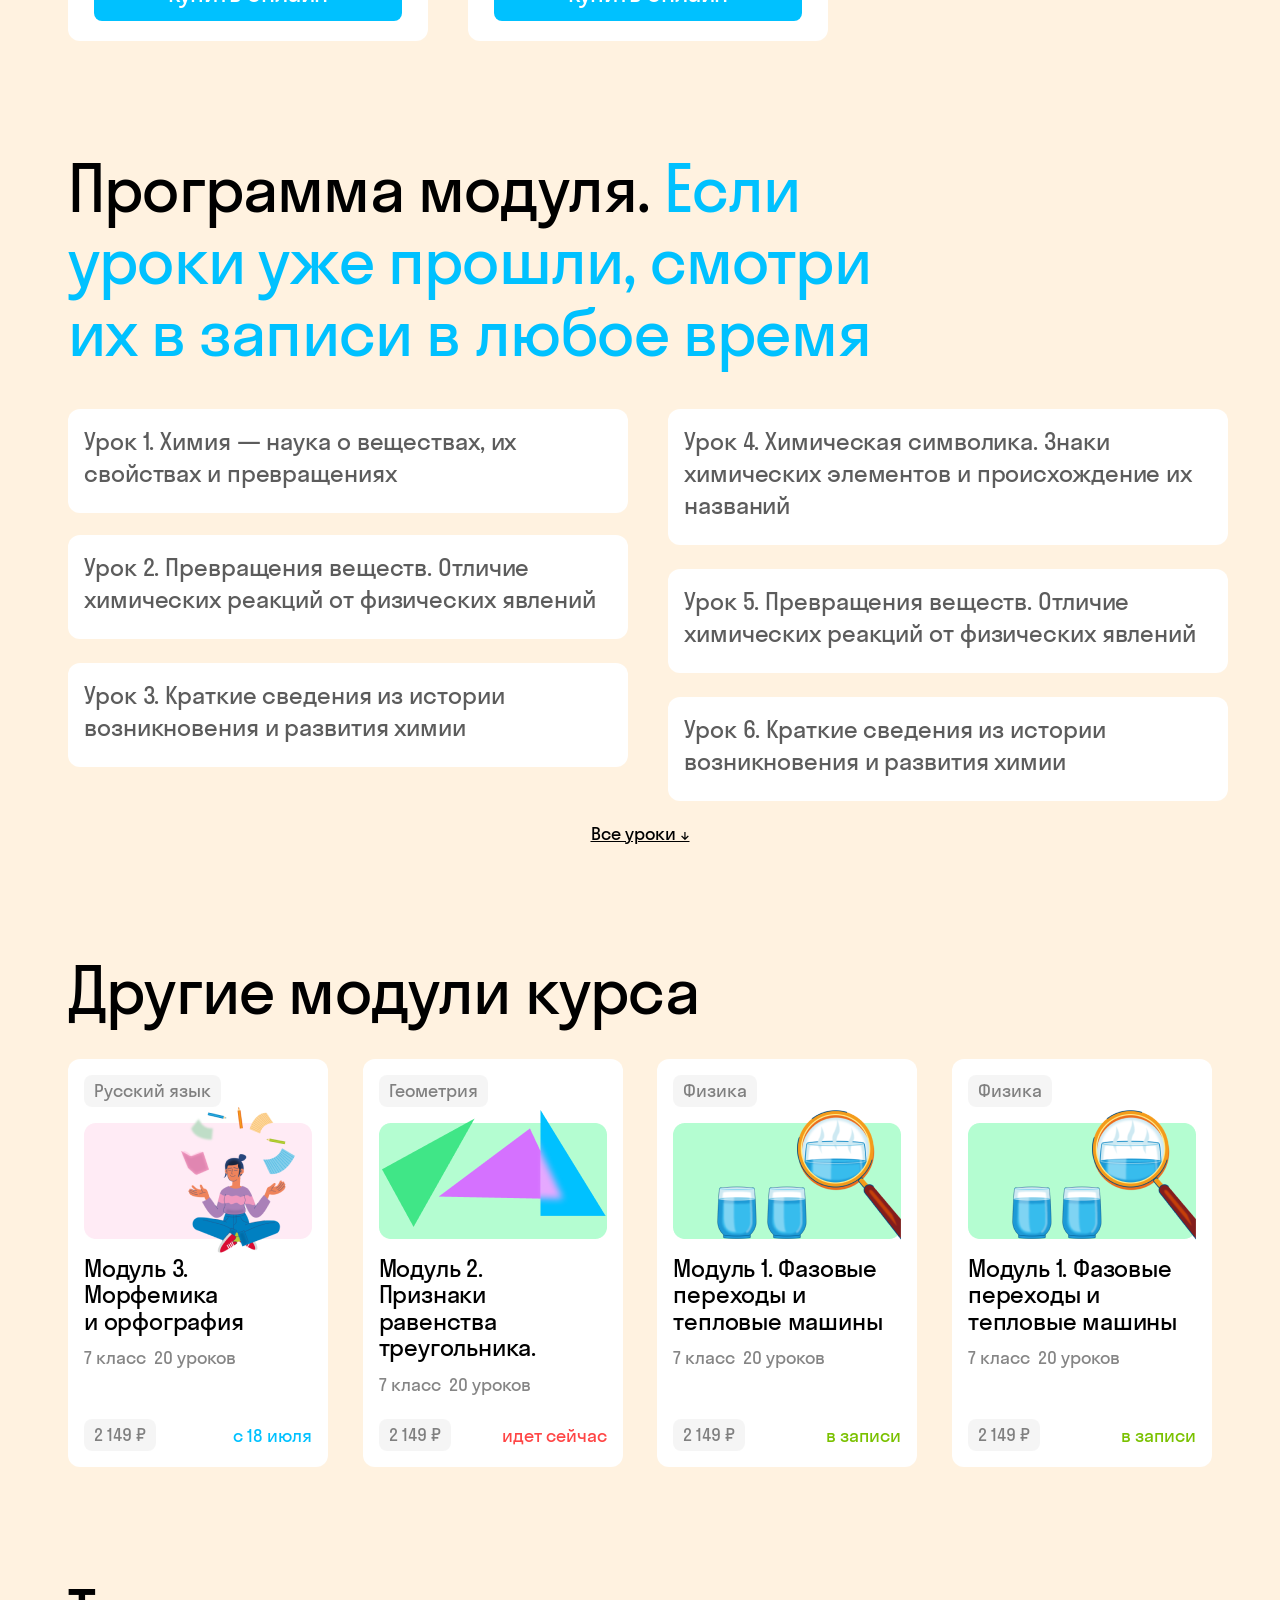
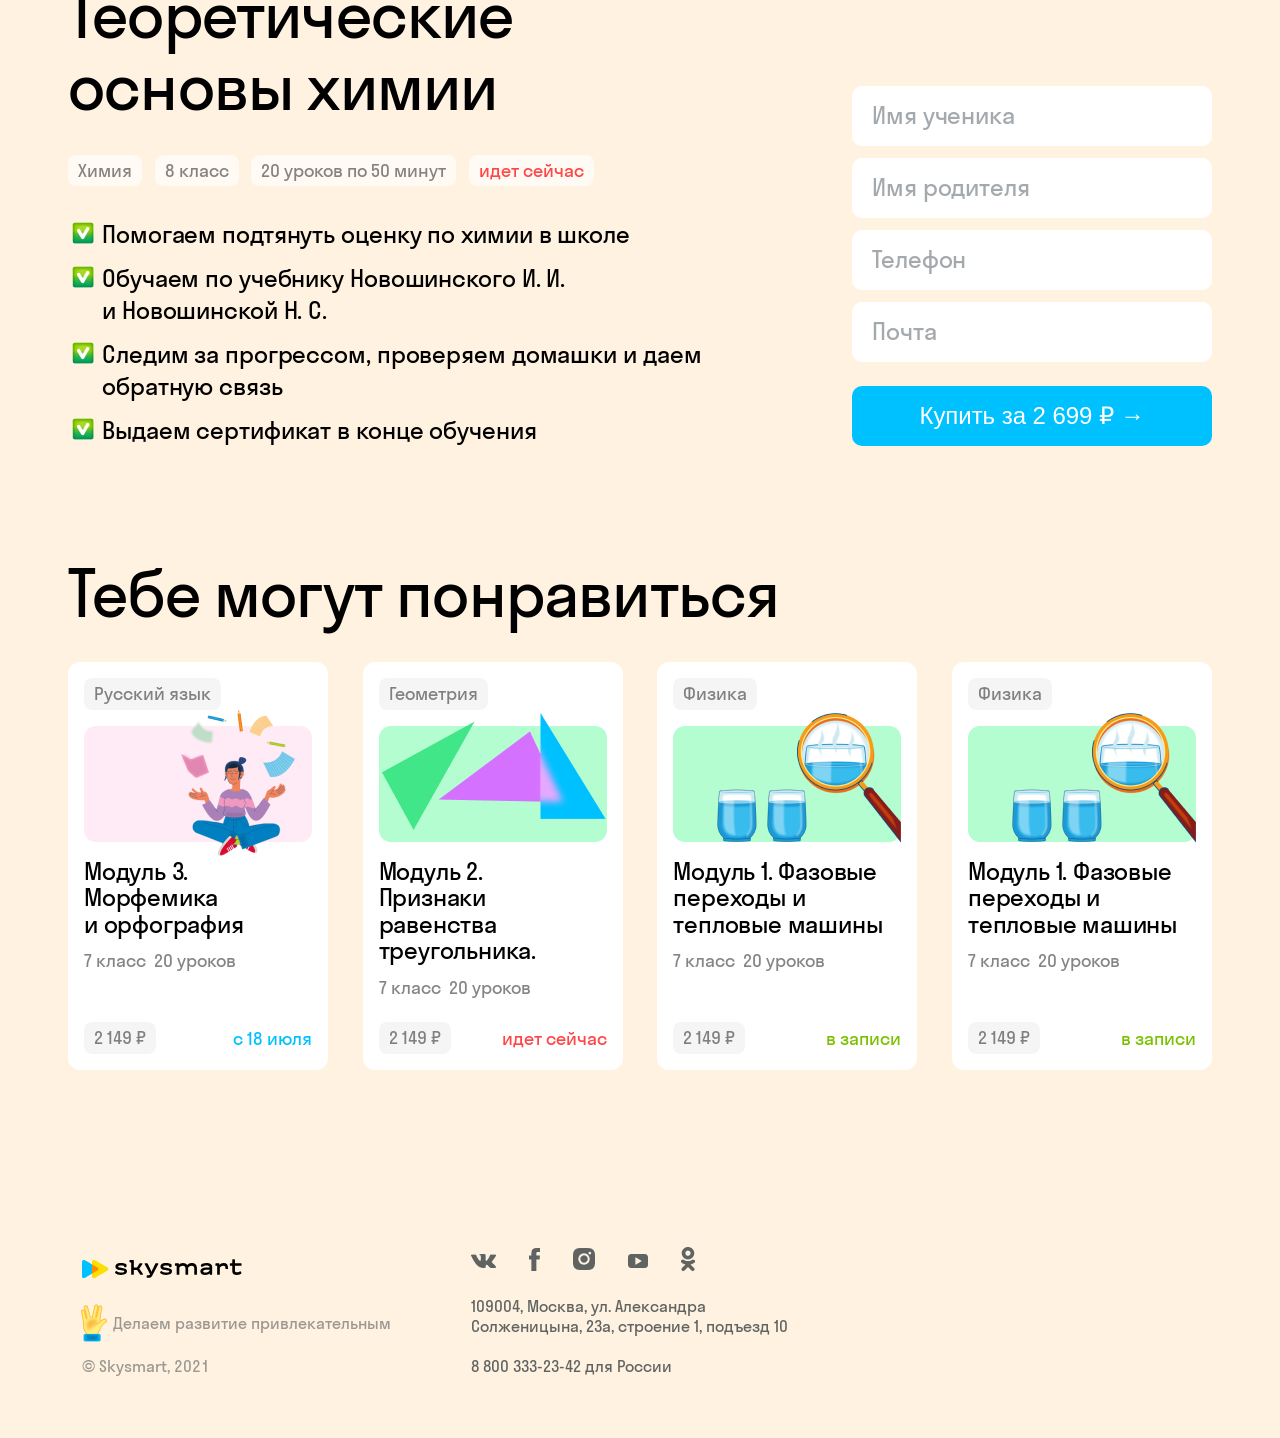
<file: app/course-page.html>
<!DOCTYPE html>
<html lang="ru">
<head>
    <meta charset="UTF-8">
    <meta name="viewport" content="width=device-width, initial-scale=1">
    <title>Skysmar</title>
    <link rel="stylesheet" href="css/style.min.css">
</head>
<body class="course-page">
<!--Haeader-->
    <header class="header">
        <div class="container">
            <div class="header__inner">
                <div class="header__inner-left">
                    <div class="burger"></div>
                    <a class="header-logo" href="index.html"><img src="images/logo.svg" alt="skysmart"></a>
                    <a class="go-vebinars" href="index.html">Вебинары и видеоуроки </a>
                </div>
                <div class="header__inner-right">
                    <a class="header-menu-link" href="index.html">Все курсы</a>
                    <a class="header-menu-link" href="more.html">Как проходит обучение</a>
                    <a class="header-menu-link" href="comments.html">Отзывы</a>
                </div>
            </div>
        </div>
        <div class="header__menu-mob">
            <div class="menu">
                <a class="menu-item" href="index.html">
                    <img class="menu-item__sticker" src="images/bg.png" alt="#">
                    Все курсы
                </a>
                <a class="menu-item" href="more.html">
                    <img class="menu-item__sticker" src="images/ph.png" alt="#">
                    Процесс обучения
                </a>
                <a class="menu-item" href="comments.html">
                    <img class="menu-item__sticker" src="images/co.png" alt="#">
                    Отзывы
                </a>
                <a class="menu-item" href="#">
                    <img class="menu-item__sticker" src="images/sk.png" alt="#">
                    Войти в личный кабинет Skysmart
                </a>
            </div>
            <div class="back-call">
                Ответим на любой вопрос
                <span class="back-call__phone">8 495 138-27-81</span>
                <img class="back-call__img" src="images/phone.png" alt="#">
            </div>
        </div>
    </header>
<!--Header end-->

<!--Main-->
    <main class="main">
        <!--   About course    -->
        <section class="about-course">
            <div class="container">
                <a class="back-to" href="index.html">
                    <img src="images/back-arrow.svg" alt="#">
                    Назад
                </a>
                <h1 class="course-name">Теоретические основы химии</h1>
                <div class="about-course__content">
                    <!--        Left            -->
                    <div class="about-course__content-left">
                        <div class="about-course__filters">
                            <div class="about-course__filters-item">Химия</div>
                            <div class="about-course__filters-item">8 класс</div>
                            <div class="about-course__filters-item">20 уроков по 50 минут</div>
                            <div class="about-course__filters-item">2 149 ₽</div>
                            <div class="about-course__filters-item">Вт 15:00, Чт 15:00</div>
                            <div class="about-course__filters-item">идет сейчас</div>
                        </div>
                        <div class="course-description">
                            <div class="course-description__title">
                                Объясним сложные темы просто: прочность связей покажем через объятия,
                                а формулы веществ — через примеры в математике
                            </div>
                            <div class="course-description__list">
                                <div class="course-description__list-item">
                                    <img class="course-description__list-item-icon" src="images/icon-1.svg" alt="#">
                                    <p class="course-description__list-item-text">
                                        Разберемся, почему кислоту нельзя смешать с кислотным оксидом.
                                    </p>
                                </div>
                                <div class="course-description__list-item">
                                    <img class="course-description__list-item-icon" src="images/icon-2.svg" alt="#">
                                    <p class="course-description__list-item-text">
                                        Узнаем, почему с угарным и<br class="br_m"> веселящим газами шутить нельзя.
                                    </p>
                                </div>
                                <div class="course-description__list-item">
                                    <img class="course-description__list-item-icon" src="images/icon-3.svg" alt="#">
                                    <p class="course-description__list-item-text">
                                        Поймем, что соль — это не только пищевой продукт.
                                    </p>
                                </div>
                            </div>
                        </div>
                    </div>
                    <!--        Right            -->
                    <div class="about-course__content-right">
                        <picture>
                            <source srcset="images/course-img_m.png" media="(max-width: 1080px)">
                            <img class="course-image" src="images/course-img.png" alt="#">
                        </picture>
                    </div>
                </div>
            </div>
        </section>

        <!--   Format    -->
        <section class="format">
            <div class="container">
                <h2 class="section-header format-header">Выбери удобный формат обучения</h2>
                <!--          Item  List        -->
                <div class="format__list">
                    <!--          Item          -->
                    <div class="format__list-item">
                        <img class="format__list-sticker" src="images/price.png" alt="#">
                        <div class="filter-item">20 уроков</div>
                        <div class="format__list-title">
                            <span class="format__list-title_black">Онлайн</span>
                            <span class="format__list-title_green">Если хочется обратной связи здесь и сейчас</span>
                        </div>
                        <div class="format__list-points">
                            <div class="format__list-point">
                                <img class="format__list-point-pin" src="images/pin.svg" alt="#">
                                <p class="format__list-point-text">
                                    Общайся в чате и задавай вопросы преподавателю во время урока
                                </p>
                            </div>
                            <div class="format__list-point">
                                <img class="format__list-point-pin" src="images/pin.svg" alt="#">
                                <p class="format__list-point-text">
                                    Выполняй задания на уроках и получай обратную связь
                                </p>
                            </div>
                            <div class="format__list-point">
                                <img class="format__list-point-pin" src="images/pin.svg" alt="#">
                                <p class="format__list-point-text">
                                    Получи все уроки модуля<br> в записи и поддержку на всех этапах обучения
                                </p>
                            </div>
                            <div class="format__list-point">
                                <img class="format__list-point-pin" src="images/pin.svg" alt="#">
                                <p class="format__list-point-text">
                                    Занимайся онлайн 2 раза в неделю
                                </p>
                            </div>
                        </div>

                        <a class="format__list-button" href="#">Купить онлайн</a>
                    </div>
                    <!--          Item          -->
                    <div class="format__list-item">
                        <img class="format__list-sticker" src="images/price-2.png" alt="#">
                        <div class="filter-item">20 уроков</div>
                        <div class="format__list-title">
                            <span class="format__list-title_black">В записи</span>
                            <span class="format__list-title_green">Если нет времени посещать уроки онлайн</span>
                        </div>
                        <div class="format__list-points">
                            <div class="format__list-point">
                                <img class="format__list-point-pin" src="images/pin.svg" alt="#">
                                <p class="format__list-point-text">
                                    Смотри уроки где и когда<br class="br_d"> удобно по своему графику
                                </p>
                            </div>
                            <div class="format__list-point">
                                <img class="format__list-point-pin" src="images/pin.svg" alt="#">
                                <p class="format__list-point-text">
                                    Учись и выполняй задания в комфортном темпе
                                </p>
                            </div>
                            <div class="format__list-point">
                                <img class="format__list-point-pin" src="images/pin.svg" alt="#">
                                <p class="format__list-point-text">
                                    Получи все уроки модуля в<br> записи и поддержку на всех<br> этапах обучения
                                </p>
                            </div>
                        </div>

                        <a class="format__list-button" href="#">Купить онлайн</a>
                    </div>
                </div>
            </div>
        </section>

        <!--   Program    -->
        <section class="program">
            <div class="container">
                <h2 class="section-header program-header">
                    Программа модуля.
                    <span class="section-header_blue">
                        Если уроки уже прошли, смотри<br class="br_m"> их в записи в<br class="br_m"> любое время
                    </span>
                </h2>
                <div class="program__list">
                    <div class="program__list-item">
                        Урок 1. Химия — наука<br class="br_m"> о веществах, их свойствах и превращениях
                    </div>
                    <div class="program__list-item">
                        Урок 2. Превращения веществ. Отличие химических реакций от физических явлений
                    </div>
                    <div class="program__list-item">
                        Урок 3. Краткие сведения из истории возникновения и развития химии
                    </div>
                    <div class="program__list-item">
                        Урок 4. Химическая символика. Знаки химических элементов и происхождение<br class="br_m"> их названий
                    </div>
                    <div class="program__list-item">
                        Урок 5. Превращения веществ. Отличие химических реакций от физических явлений
                    </div>
                    <div class="program__list-item">
                        Урок 6. Краткие сведения из истории возникновения и развития химии
                    </div>
                </div>
                <a class="program__btn all-less" href="#">Все уроки ↓</a>
            </div>
        </section>

        <!--   Other modules    -->
        <section class="other-modules">
            <div class="container">
                <h2 class="section-header other-modules-header">Другие модули курса</h2>
            </div>
            <!--        List        -->
            <div class="other-modules__wrapper">
                <div class="other-modules__list">
                    <!--        Card 1        -->
                    <a href="#" class="course-card">
                        <!--            course filter            -->
                        <div class="course-card__filter">Русский язык</div>
                        <!--            course image            -->
                        <img class="course-card__image" src="images/curs-img-3.png" alt="#">
                        <!--            course name            -->
                        <div class="course-card__course-name">Модуль 3. Морфемика<br> и орфография</div>
                        <!--            course age or grade of students            -->
                        <div class="course-card__course-info">
                            <!--            course age of students           -->
                            <!--<div class="course-card__age">5–7 лет</div>-->
                            <!--            course grade of students           -->
                            <div class="course-card__grade">7 класс</div>
                            <!--            course number of lessons           -->
                            <div class="course-card__numb-less">20 уроков</div>
                        </div>
                        <!--            course price and status           -->
                        <div class="course-card__price-and-status">
                            <!--            course price           -->
                            <div class="course-card__curse-price">2 149 ₽</div>
                            <!--            course status           -->
                            <div class="course-card__curse-status course-card__curse-status_soon">с 18 июля</div>
                        </div>
                    </a>
                    <!--        Card 2        -->
                    <a href="#" class="course-card">
                        <!--            course filter            -->
                        <div class="course-card__filter">Геометрия</div>
                        <!--            course image            -->
                        <img class="course-card__image" src="images/geometry-img.png" alt="#">
                        <!--            course name            -->
                        <div class="course-card__course-name">Модуль 2.<br> Признаки равенства треугольника.</div>
                        <!--            course age or grade of students            -->
                        <div class="course-card__course-info">
                            <!--            course age of students           -->
                            <!--<div class="course-card__age">5–7 лет</div>-->
                            <!--            course grade of students           -->
                            <div class="course-card__grade">7 класс</div>
                            <!--            course number of lessons           -->
                            <div class="course-card__numb-less">20 уроков</div>
                        </div>
                        <!--            course price and status           -->
                        <div class="course-card__price-and-status">
                            <!--            course price           -->
                            <div class="course-card__curse-price">2 149 ₽</div>
                            <!--            course status           -->
                            <div class="course-card__curse-status course-card__curse-status_already">идет сейчас</div>
                        </div>
                    </a>
                    <!--        Card 3        -->
                    <a href="#" class="course-card">
                        <!--            course filter            -->
                        <div class="course-card__filter">Физика</div>
                        <!--            course image            -->
                        <img class="course-card__image" src="images/phisik.png" alt="#">
                        <!--            course name            -->
                        <div class="course-card__course-name">Модуль 1. Фазовые переходы и тепловые машины</div>
                        <!--            course age or grade of students            -->
                        <div class="course-card__course-info">
                            <!--            course age of students           -->
                            <!--<div class="course-card__age">5–7 лет</div>-->
                            <!--            course grade of students           -->
                            <div class="course-card__grade">7 класс</div>
                            <!--            course number of lessons           -->
                            <div class="course-card__numb-less">20 уроков</div>
                        </div>
                        <!--            course price and status           -->
                        <div class="course-card__price-and-status">
                            <!--            course price           -->
                            <div class="course-card__curse-price">2 149 ₽</div>
                            <!--            course status           -->
                            <div class="course-card__curse-status course-card__curse-status_recording">в записи</div>
                        </div>
                    </a>
                    <!--        Card 4        -->
                    <a href="#" class="course-card">
                        <!--            course filter            -->
                        <div class="course-card__filter">Физика</div>
                        <!--            course image            -->
                        <img class="course-card__image" src="images/phisik.png" alt="#">
                        <!--            course name            -->
                        <div class="course-card__course-name">Модуль 1. Фазовые переходы и тепловые машины</div>
                        <!--            course age or grade of students            -->
                        <div class="course-card__course-info">
                            <!--            course age of students           -->
                            <!--<div class="course-card__age">5–7 лет</div>-->
                            <!--            course grade of students           -->
                            <div class="course-card__grade">7 класс</div>
                            <!--            course number of lessons           -->
                            <div class="course-card__numb-less">20 уроков</div>
                        </div>
                        <!--            course price and status           -->
                        <div class="course-card__price-and-status">
                            <!--            course price           -->
                            <div class="course-card__curse-price">2 149 ₽</div>
                            <!--            course status           -->
                            <div class="course-card__curse-status course-card__curse-status_recording">в записи</div>
                        </div>
                    </a>
                </div>
            </div>
        </section>

        <!--   Pluses    -->
        <section class="pluses">
            <div class="container">
                <h2 class="section-header pluses-header">Теоретические<br> основы химии</h2>
                <div class="pluses__content">
                    <!--        Left            -->
                    <div class="pluses__content-left">
                        <div class="pluses__filters">
                            <div class="pluses__filters-item filter-item">Химия</div>
                            <div class="pluses__filters-item filter-item">8 класс</div>
                            <div class="pluses__filters-item filter-item">20 уроков по 50 минут</div>
                            <div class="pluses__filters-item filter-item filter-item_now">идет сейчас</div>
                        </div>

                        <div class="pluses__list">
                            <div class="pluses__list-item">
                                <img class="pluses__list-item-icon" src="images/yes.png" alt="#">
                                <p class="pluses__list-item-text">
                                    Помогаем подтянуть оценку<br class="br_m"> по химии в школе
                                </p>
                            </div>
                            <div class="pluses__list-item">
                                <img class="pluses__list-item-icon" src="images/yes.png" alt="#">
                                <p class="pluses__list-item-text">
                                    Обучаем по учебнику Новошинского И. И.<br> и Новошинской Н. С.
                                </p>
                            </div>
                            <div class="pluses__list-item">
                                <img class="pluses__list-item-icon" src="images/yes.png" alt="#">
                                <p class="pluses__list-item-text">
                                    Следим за прогрессом, проверяем домашки и даем обратную связь
                                </p>
                            </div>
                            <div class="pluses__list-item">
                                <img class="pluses__list-item-icon" src="images/yes.png" alt="#">
                                <p class="pluses__list-item-text">
                                    Выдаем сертификат<br class="br_m"> в конце обучения
                                </p>
                            </div>
                        </div>

                    </div>
                    <!--        Right            -->
                    <div class="pluses__content-right">
                        <form class="pluses__form">
                            <input class="input input-name" type="text" data-validate-field="nameStudent" placeholder="Имя ученика">
                            <input class="input input-name" type="text" data-validate-field="nameParent" placeholder="Имя родителя">
                            <input class="input input-phone" type="text" data-validate-field="phone" placeholder="Телефон">
                            <input class="input input-email" type="text" data-validate-field="email" placeholder="Почта">
                            <button class="form-button" type="submit">
                                Купить
                                <span class="hide_m">за 2 699 ₽</span>
                                →
                            </button>
                        </form>
                    </div>
                </div>
            </div>
        </section>

        <!--   liked    -->
        <section class="other-modules liked">
            <div class="container">
                <h2 class="section-header other-modules-header">Тебе могут понравиться</h2>
            </div>
            <!--        List        -->
            <div class="other-modules__wrapper">
                <div class="other-modules__list">
                    <!--        Card 1        -->
                    <a href="#" class="course-card">
                        <!--            course filter            -->
                        <div class="course-card__filter">Русский язык</div>
                        <!--            course image            -->
                        <img class="course-card__image" src="images/curs-img-3.png" alt="#">
                        <!--            course name            -->
                        <div class="course-card__course-name">Модуль 3. Морфемика<br> и орфография</div>
                        <!--            course age or grade of students            -->
                        <div class="course-card__course-info">
                            <!--            course age of students           -->
                            <!--<div class="course-card__age">5–7 лет</div>-->
                            <!--            course grade of students           -->
                            <div class="course-card__grade">7 класс</div>
                            <!--            course number of lessons           -->
                            <div class="course-card__numb-less">20 уроков</div>
                        </div>
                        <!--            course price and status           -->
                        <div class="course-card__price-and-status">
                            <!--            course price           -->
                            <div class="course-card__curse-price">2 149 ₽</div>
                            <!--            course status           -->
                            <div class="course-card__curse-status course-card__curse-status_soon">с 18 июля</div>
                        </div>
                    </a>
                    <!--        Card 2        -->
                    <a href="#" class="course-card">
                        <!--            course filter            -->
                        <div class="course-card__filter">Геометрия</div>
                        <!--            course image            -->
                        <img class="course-card__image" src="images/geometry-img.png" alt="#">
                        <!--            course name            -->
                        <div class="course-card__course-name">Модуль 2.<br> Признаки равенства треугольника.</div>
                        <!--            course age or grade of students            -->
                        <div class="course-card__course-info">
                            <!--            course age of students           -->
                            <!--<div class="course-card__age">5–7 лет</div>-->
                            <!--            course grade of students           -->
                            <div class="course-card__grade">7 класс</div>
                            <!--            course number of lessons           -->
                            <div class="course-card__numb-less">20 уроков</div>
                        </div>
                        <!--            course price and status           -->
                        <div class="course-card__price-and-status">
                            <!--            course price           -->
                            <div class="course-card__curse-price">2 149 ₽</div>
                            <!--            course status           -->
                            <div class="course-card__curse-status course-card__curse-status_already">идет сейчас</div>
                        </div>
                    </a>
                    <!--        Card 3        -->
                    <a href="#" class="course-card">
                        <!--            course filter            -->
                        <div class="course-card__filter">Физика</div>
                        <!--            course image            -->
                        <img class="course-card__image" src="images/phisik.png" alt="#">
                        <!--            course name            -->
                        <div class="course-card__course-name">Модуль 1. Фазовые переходы и тепловые машины</div>
                        <!--            course age or grade of students            -->
                        <div class="course-card__course-info">
                            <!--            course age of students           -->
                            <!--<div class="course-card__age">5–7 лет</div>-->
                            <!--            course grade of students           -->
                            <div class="course-card__grade">7 класс</div>
                            <!--            course number of lessons           -->
                            <div class="course-card__numb-less">20 уроков</div>
                        </div>
                        <!--            course price and status           -->
                        <div class="course-card__price-and-status">
                            <!--            course price           -->
                            <div class="course-card__curse-price">2 149 ₽</div>
                            <!--            course status           -->
                            <div class="course-card__curse-status course-card__curse-status_recording">в записи</div>
                        </div>
                    </a>
                    <!--        Card 4        -->
                    <a href="#" class="course-card">
                        <!--            course filter            -->
                        <div class="course-card__filter">Физика</div>
                        <!--            course image            -->
                        <img class="course-card__image" src="images/phisik.png" alt="#">
                        <!--            course name            -->
                        <div class="course-card__course-name">Модуль 1. Фазовые переходы и тепловые машины</div>
                        <!--            course age or grade of students            -->
                        <div class="course-card__course-info">
                            <!--            course age of students           -->
                            <!--<div class="course-card__age">5–7 лет</div>-->
                            <!--            course grade of students           -->
                            <div class="course-card__grade">7 класс</div>
                            <!--            course number of lessons           -->
                            <div class="course-card__numb-less">20 уроков</div>
                        </div>
                        <!--            course price and status           -->
                        <div class="course-card__price-and-status">
                            <!--            course price           -->
                            <div class="course-card__curse-price">2 149 ₽</div>
                            <!--            course status           -->
                            <div class="course-card__curse-status course-card__curse-status_recording">в записи</div>
                        </div>
                    </a>
                </div>
            </div>
        </section>



    </main>
<!--Main end-->

    <footer class="footer">
        <div class="container">
            <div class="footer__inner">
                <div class="footer__inner-left">
                    <a href="#"><img class="footer-logo" src="images/logo.svg" alt="#"></a>
                    <div class="text-block">
                        <img src="images/footer-sticker.png" alt="#">
                        Делаем развитие привлекательным
                    </div>
                    <div class="text-block">© Skysmart, 2021</div>
                </div>
                <div class="footer__inner-right">
                    <div class="footer-media">
                        <a href="#"><img src="images/vk.png" alt="vk"></a>
                        <a href="#"><img src="images/fb.png" alt="fb"></a>
                        <a href="#"><img src="images/in.png" alt="in"></a>
                        <a href="#"><img src="images/yu.png" alt="yu"></a>
                        <a href="#"><img src="images/ok.png" alt="ok"></a>
                    </div>
                    <div class="text-block">
                        <span class="address">
                            109004, Москва, ул. Александра<br>
                            Солженицына, 23а, строение 1, подъезд 10
                        </span>
                        <br>
                        <span class="phone">
                            8 800 333-23-42 для России
                        </span>
                    </div>
                    <div class="text-block">© Skysmart, 2021</div>
                </div>
            </div>
        </div>
    </footer>

    <script src="js/just-validate.min.js"></script>
    <script src="js/inputmask.min.js"></script>
    <script src="js/main.min.js"></script>

</body>
</html>
</file>
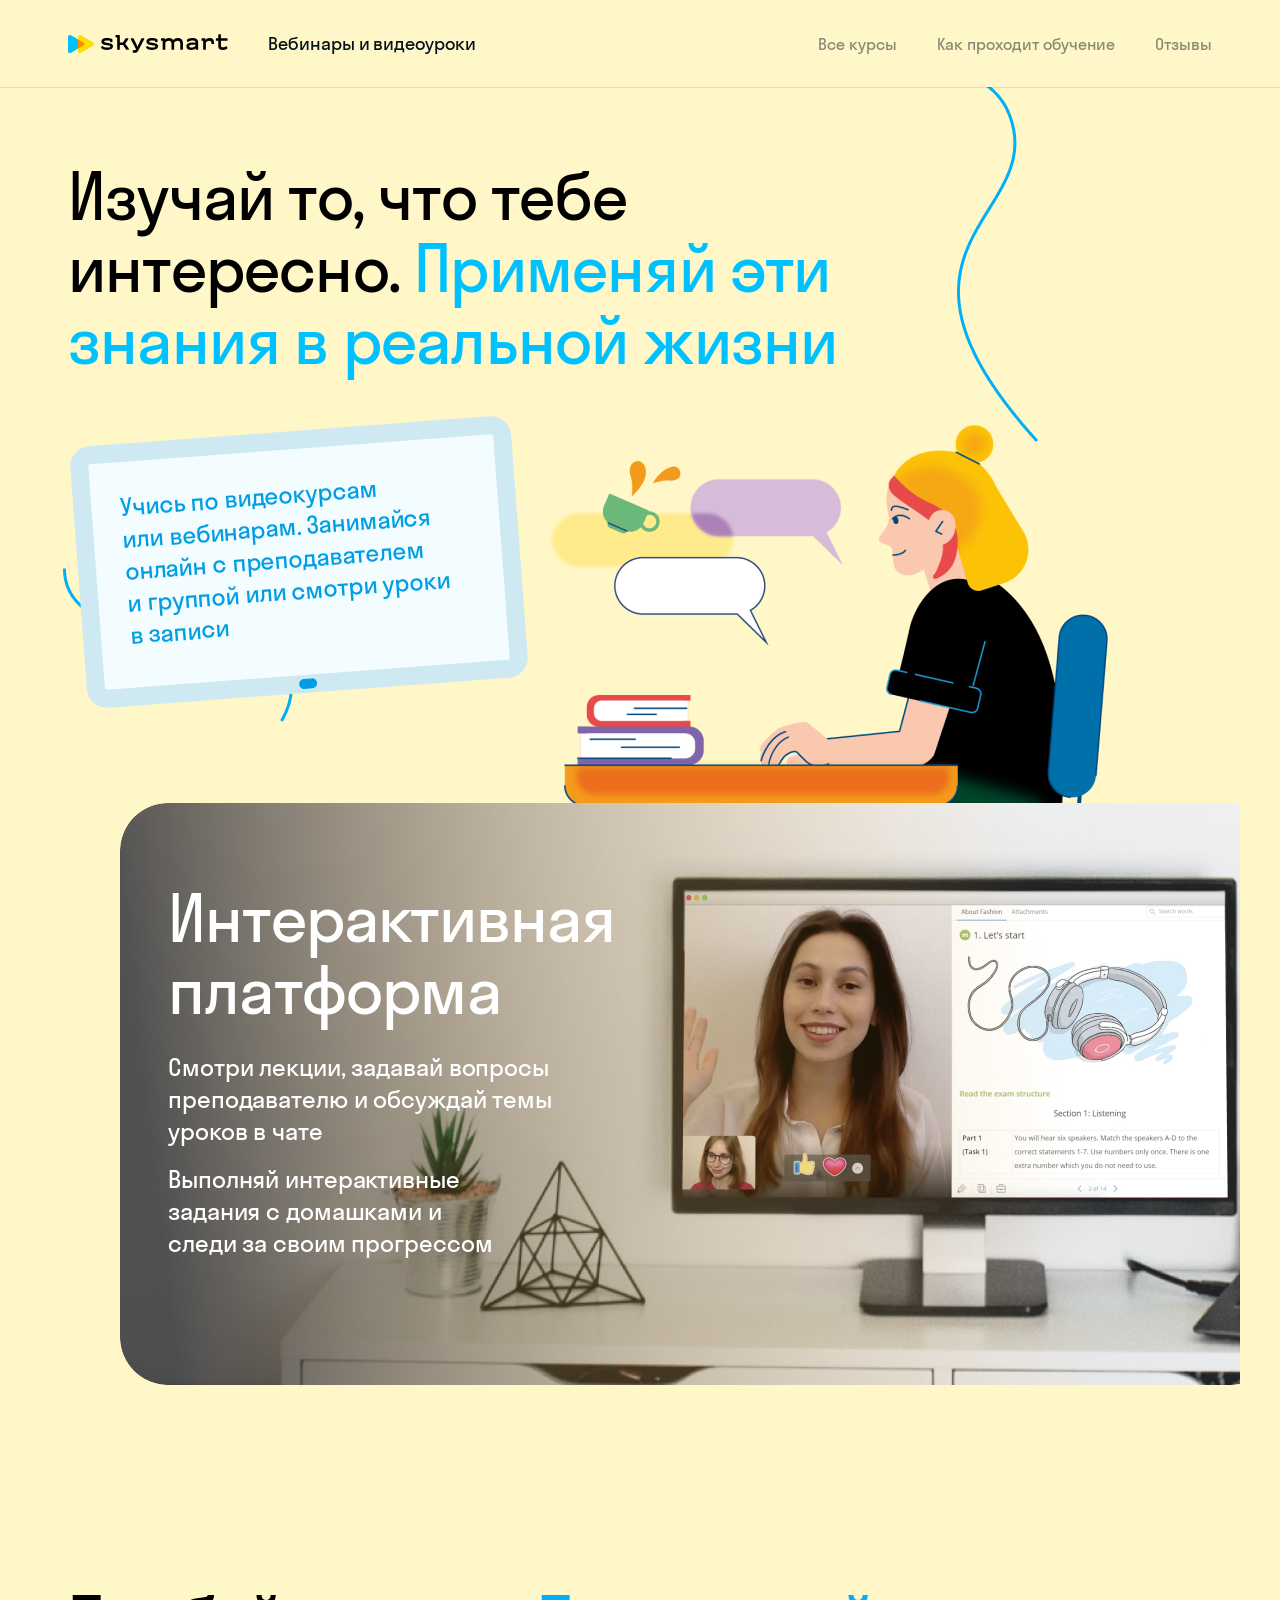
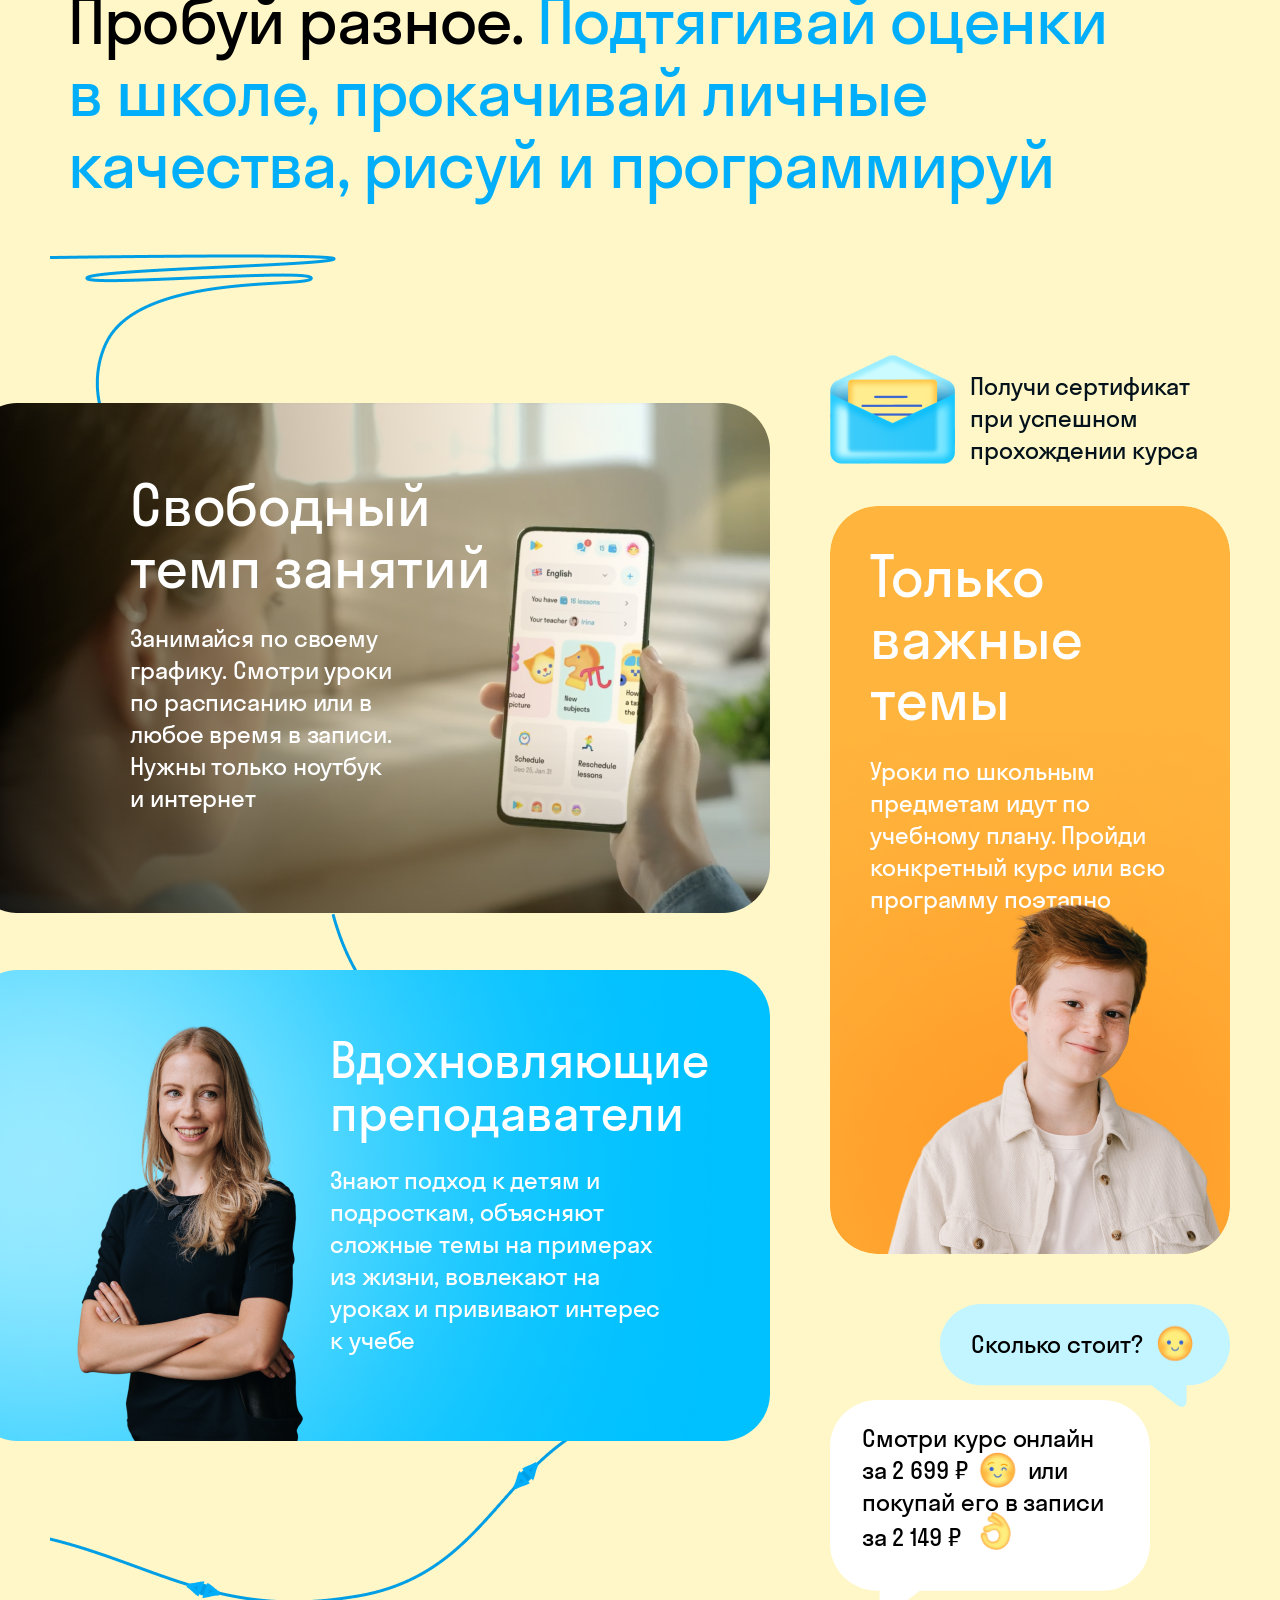
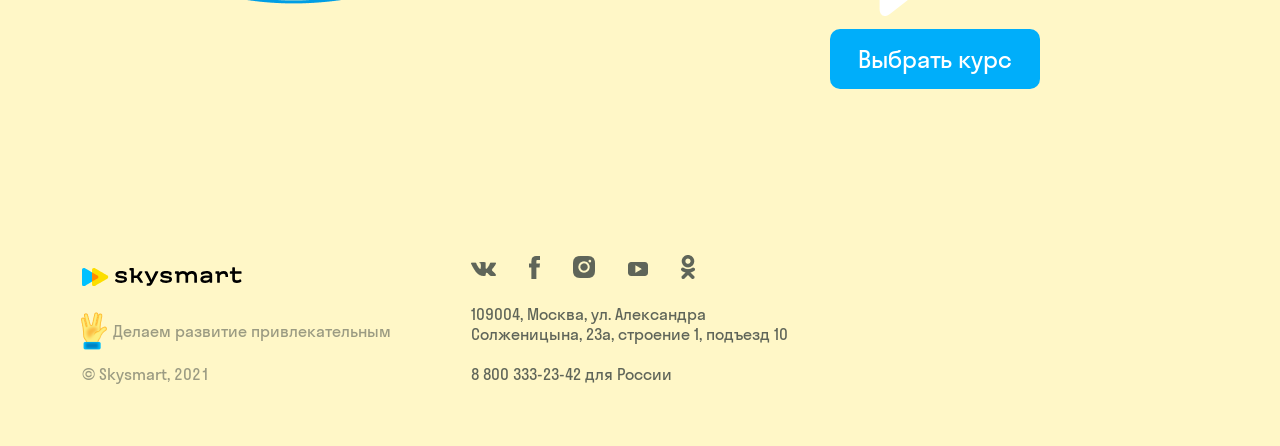
<file: app/more.html>
<!DOCTYPE html>
<html lang="ru">
<head>
    <meta charset="UTF-8">
    <meta name="viewport" content="width=device-width, initial-scale=1">
    <title>Skysmar</title>
    <link rel="stylesheet" href="css/style.min.css">
</head>
<body class="more-page">
<!--Haeader-->
    <header class="header">
        <div class="container">
            <div class="header__inner">
                <div class="header__inner-left">
                    <div class="burger"></div>
                    <a class="header-logo" href="index.html"><img src="images/logo.svg" alt="skysmart"></a>
                    <a class="go-vebinars" href="index.html">Вебинары и видеоуроки </a>
                </div>
                <div class="header__inner-right">
                    <a class="header-menu-link" href="index.html">Все курсы</a>
                    <a class="header-menu-link" href="more.html">Как проходит обучение</a>
                    <a class="header-menu-link" href="comments.html">Отзывы</a>
                </div>
            </div>
        </div>
        <div class="header__menu-mob">
            <div class="menu">
                <a class="menu-item" href="index.html">
                    <img class="menu-item__sticker" src="images/bg.png" alt="#">
                    Все курсы
                </a>
                <a class="menu-item" href="more.html">
                    <img class="menu-item__sticker" src="images/ph.png" alt="#">
                    Процесс обучения
                </a>
                <a class="menu-item" href="comments.html">
                    <img class="menu-item__sticker" src="images/co.png" alt="#">
                    Отзывы
                </a>
                <a class="menu-item" href="#">
                    <img class="menu-item__sticker" src="images/sk.png" alt="#">
                    Войти в личный кабинет Skysmart
                </a>
            </div>
            <div class="back-call">
                Ответим на любой вопрос
                <span class="back-call__phone">8 495 138-27-81</span>
                <img class="back-call__img" src="images/phone.png" alt="#">
            </div>
        </div>
    </header>
<!--Header end-->

<!--Main-->
    <main class="main">
        <!--     Section first screen       -->
        <section class="first-screen first-screen-more">
            <div class="container">
                <!--      Title          -->
                <h1 class="first-screen__title title">
                    Изучай то, что<br class="br_m"> тебе интересно.
                    <span class="first-screen__title-blue">
                        Применяй эти знания в реальной жизни
                    </span>
                </h1>

                <!--       Section first        -->
                <div class="first-screen-more__section-first">
                    <div class="section-first__block">
                        Учись по видеокурсам<br class="br_d">
                        или вебинарам. Занимайся онлайн с преподавателем<br class="br_d">
                        <br class="br_m">и группой или смотри уроки<br class="br_d">
                        в записи

                        <span></span>
                    </div>
                    <div class="section-first__image">
                        <img src="images/illustration-1.png" alt="#">
                    </div>
                </div>

                <picture>
                    <source srcset="images/vector-1_m.png" media="(max-width: 1080px)">
                    <img class="first-screen-more__vector vector-1" src="images/vector-1.png" alt="#">
                </picture>

                <picture>
                    <source srcset="images/vector-2_m.png" media="(max-width: 1080px)">
                    <img class="first-screen-more__vector vector-2" src="images/vector-2.png" alt="#">
                </picture>

            </div>

            <!--       Section second       -->
            <div class="first-screen-more__section-second">
                <div class="section-second__inner">
                    <div class="section-second__text-wrapper">
                        <h2 class="section-second__title">Интерактивная платформа</h2>
                        <div class="section-second__text">
                            <p>
                                Смотри лекции, задавай вопросы преподавателю и обсуждай темы уроков в чате
                            </p>
                            <p>
                                Выполняй интерактивные задания с домашками и следи за своим прогрессом
                            </p>
                        </div>
                    </div>
                </div>

            </div>



        </section>
        <!--    First screen section end        -->

        <!--   Section last benefits     -->
        <section class="benefits">
            <div class="container">
                <!--      Title          -->
                <h1 class="benefits__title title">
                    Пробуй разное.
                    <span class="benefits__title-blue title-blue">
                        Подтягивай оценки в школе, прокачивай личные качества, рисуй и программируй
                    </span>
                </h1>
            </div>

            <!--     Section benefits list        -->
            <div class="benefits__list">
                <div class="benefits__list-item" id="benefits-card-1">
                    <div class="benefits__list-title">
                        Свободный темп занятий
                    </div>

                    <div class="benefits__list-text">
                        Занимайся по своему графику.
                        Смотри уроки по расписанию или в любое время в записи.
                        Нужны только ноутбук и интернет
                    </div>
                </div>
                <div class="benefits__list-item" id="benefits-card-2">
                    <img class="benefits-sticker-img" src="images/letter.png" alt="#">
                    <p class="benefits-sticker-text">
                        Получи сертификат при успешном прохождении курса
                    </p>
                </div>
                <div class="benefits__list-item" id="benefits-card-3">
                    <div class="benefits__list-title">
                        Вдохновляющие преподаватели
                    </div>

                    <div class="benefits__list-text">
                        Знают подход к детям и подросткам, объясняют сложные темы на примерах
                        из жизни, вовлекают на уроках и прививают интерес
                        к учебе
                    </div>

                    <img src="images/benefit-img-3.png" alt="#">
                </div>
                <div class="benefits__list-item" id="benefits-card-4">
                    <div class="benefits__list-title">
                        Только важные темы
                    </div>

                    <div class="benefits__list-text">
                        Уроки по школьным предметам идут по учебному плану.
                        Пройди конкретный курс или всю программу поэтапно
                    </div>

                    <img src="images/benefit-img-4.png" alt="#">
                </div>
                <div class="benefits__list-item" id="benefits-card-5">
                    <div class="mess">
                        <svg width="290" height="103" viewBox="0 0 290 103" fill="none" xmlns="http://www.w3.org/2000/svg">
                            <path d="M41.5533 0L248.44 0C271.39 0 290 18.1262 290 40.4809V40.8554C290 63.2101 271.39 81.3363 248.44 81.3363H246.545V96.5754C246.545 102.908 242.351 104.903 237.226 101.008L211.368 81.3431H41.5603C18.6095 81.3431 0 63.2169 0 40.8622V40.4877C-0.00698853 18.1262 18.5956 0 41.5533 0Z" fill="#C2F5FF"/>
                        </svg>
                        <div class="text">
                            Сколько стоит?
                            <img class="text-emoji" src="images/smile.png" alt="#">
                        </div>
                    </div>

                    <div class="mess">
                        <svg width="320" height="216" viewBox="0 0 320 216" fill="none" xmlns="http://www.w3.org/2000/svg">
                            <path d="M272.577 0L47.4322 0C21.2391 0 0 21.0602 0 47.0237C0 72.9872 0.000492096 143.823 0.000492096 143.823C0.000492096 169.787 21.2391 190.839 47.4322 190.839H49.5944V208.538C49.5944 215.893 54.3814 218.21 60.2296 213.687L89.7418 190.847H272.569C298.762 190.847 320 169.795 320 143.831C320 143.831 319.992 72.9951 320 47.0237C320.008 21.0523 298.778 0 272.577 0Z" fill="white"/>
                        </svg>
                        <div class="text">
                            Смотри курс онлайн за 2 699 ₽
                            <img class="text-emoji hide_m" src="images/wink.png" alt="#">
                            или покупай его в записи за 2 149 ₽
                            <img class="text-emoji hide_m" src="images/ok-1.png" alt="#">
                            <img class="text-emoji hide_d" id="last-emoji" src="images/wink.png" alt="#">
                        </div>
                    </div>

                    <a class="change-course" href="#">Выбрать курс</a>

                </div>

                <picture>
                    <source srcset="images/vector-3_m.png" media="(max-width: 1080px)">
                    <img class="benefits__vector vector-3" src="images/vector-3.png" alt="#">
                </picture>

                <picture>
                    <source srcset="images/vector-4_m.png" media="(max-width: 1080px)">
                    <img class="benefits__vector vector-4" src="images/vector-4.png" alt="#">
                </picture>

                <picture>
                    <source srcset="images/vector-5_m.png" media="(max-width: 1080px)">
                    <img class="benefits__vector vector-5" src="images/vector-5.png" alt="#">
                </picture>
            </div>
        </section>
        <!--   Section last benefits end     -->


    </main>
<!--Main end-->

    <footer class="footer">
        <div class="container">
            <div class="footer__inner">
                <div class="footer__inner-left">
                    <a href="#"><img class="footer-logo" src="images/logo.svg" alt="#"></a>
                    <div class="text-block">
                        <img src="images/footer-sticker.png" alt="#">
                        Делаем развитие привлекательным
                    </div>
                    <div class="text-block">© Skysmart, 2021</div>
                </div>
                <div class="footer__inner-right">
                    <div class="footer-media">
                        <a href="#"><img src="images/vk.png" alt="vk"></a>
                        <a href="#"><img src="images/fb.png" alt="fb"></a>
                        <a href="#"><img src="images/in.png" alt="in"></a>
                        <a href="#"><img src="images/yu.png" alt="yu"></a>
                        <a href="#"><img src="images/ok.png" alt="ok"></a>
                    </div>
                    <div class="text-block">
                        <span class="address">
                            109004, Москва, ул. Александра<br>
                            Солженицына, 23а, строение 1, подъезд 10
                        </span>
                        <br>
                        <span class="phone">
                            8 800 333-23-42 для России
                        </span>
                    </div>
                    <div class="text-block">© Skysmart, 2021</div>
                </div>
            </div>
        </div>
    </footer>

    <script src="https://ajax.googleapis.com/ajax/libs/jquery/3.6.0/jquery.min.js"></script>
    <script src="js/slick.min.js"></script>
    <script>
        $('.cards-slider').slick({
            infinite: false,
            slidesToShow: 3,
            slidesToScroll: 1,
            prevArrow: `
                <svg class="control control-prew" width="18" height="24" viewBox="0 0 18 24" fill="none" xmlns="http://www.w3.org/2000/svg">
                <path fill-rule="evenodd" clip-rule="evenodd" d="M14.3337 3.31066C14.9195 2.72487 14.9195 1.77513 14.3337 1.18934C13.748 0.603553 12.7982 0.603553 12.2124 1.18934L2.61242 10.7893L1.55176 11.85L2.61242 12.9107L12.2124 22.5107C12.7982 23.0964 13.748 23.0964 14.3337 22.5107C14.9195 21.9249 14.9195 20.9751 14.3337 20.3893L5.7944 11.85L14.3337 3.31066Z" fill="black" fill-opacity="0.9"/>
                </svg>
                `,
            nextArrow: `
                <svg class="control control-next" width="14" height="23" viewBox="0 0 14 23" fill="gray" xmlns="http://www.w3.org/2000/svg">
                <path fill-rule="evenodd" clip-rule="evenodd" d="M0.666262 19.6893C0.080475 20.2751 0.0804749 21.2249 0.666262 21.8107C1.25205 22.3964 2.2018 22.3964 2.78758 21.8107L12.3876 12.2107L13.4482 11.15L12.3876 10.0893L2.78758 0.489339C2.2018 -0.096448 1.25205 -0.0964481 0.666264 0.489339C0.0804767 1.07512 0.0804766 2.02487 0.666263 2.61066L9.2056 11.15L0.666262 19.6893Z" fill="black"/>
                </svg>
                `,
            responsive: [
                {
                    breakpoint: 768,
                    settings: 'unslick'
                }
            ]
        });


    </script>
    <script src="js/main.min.js"></script>

</body>
</html>
</file>
<file: app/css/style.min.css>
@font-face{font-family:"Stratos LC Web";src:url(../fonts/StratosLCWeb-Regular.woff),url(../fonts/StratosLCWeb-Regular.woff2),url(../fonts/StratosLCWeb-Regular.ttf);font-weight:normal;font-style:normal}@font-face{font-family:"Stratos LC Web";src:url(../fonts/StratosLCWeb-Light.woff),url(../fonts/StratosLCWeb-Light.woff2),url(../fonts/StratosLCWeb-Light.ttf);font-weight:300;font-display:swap;font-style:normal}@font-face{font-family:"Stratos LC Web";src:url(../fonts/StratosLCWeb-Medium.woff),url(../fonts/StratosLCWeb-Medium.woff2),url(../fonts/StratosLCWeb-Medium.ttf);font-weight:500;font-display:swap;font-style:normal}@font-face{font-family:"Stratos LC Web";src:url(../fonts/StratosLCWeb-Bold.woff),url(../fonts/StratosLCWeb-Bold.woff2),url(../fonts/StratosLCWeb-Bold.ttf);font-weight:bold;font-display:swap;font-style:normal}*,html,body{-webkit-box-sizing:border-box;box-sizing:border-box}body{margin:0;padding:0;font-family:'Stratos LC Web', sans-serif;font-weight:400;font-size:18px;color:#000;background-color:#FFF7C7}h1,h2,h3,h4,h5,h6{margin:0;padding:0}a{text-decoration:none}ul,li{margin:0;padding:0;list-style-type:none}p{margin:0;padding:0}.container{width:100%;max-width:1160px;padding:0 8px;margin:0 auto}.main{margin-top:87px}@media (max-width: 1080px){.main{margin-top:36px}}.title{font-weight:400;font-size:64px;line-height:72px;letter-spacing:-0.8px;-webkit-font-feature-settings:'pnum' on, 'lnum' on;font-feature-settings:'pnum' on, 'lnum' on;color:#000000}@media (max-width: 1080px){.title{font-size:32px;line-height:36px;letter-spacing:-0.25px}}.title-blue{color:#00AEFA}@media (max-width: 1080px){.br_d{display:none}}.br_m{display:none}@media (max-width: 1080px){.br_m{display:block}}.slick-slider{position:relative;display:block;-webkit-box-sizing:border-box;box-sizing:border-box;-webkit-touch-callout:none;-webkit-user-select:none;-moz-user-select:none;-ms-user-select:none;user-select:none;-ms-touch-action:pan-y;touch-action:pan-y;-webkit-tap-highlight-color:transparent}.slick-list{position:relative;overflow:hidden;display:block;margin:0;padding:0}.slick-list:focus{outline:none}.slick-list.dragging{cursor:pointer;cursor:hand}.slick-slider .slick-track,.slick-slider .slick-list{-webkit-transform:translate3d(0, 0, 0);-ms-transform:translate3d(0, 0, 0);transform:translate3d(0, 0, 0)}.slick-track{position:relative;left:0;top:0;display:block;margin-left:auto;margin-right:auto}.slick-track:before,.slick-track:after{content:"";display:table}.slick-track:after{clear:both}.slick-loading .slick-track{visibility:hidden}.slick-slide{float:left;height:100%;min-height:1px;display:none}[dir="rtl"] .slick-slide{float:right}.slick-slide img{display:block}.slick-slide.slick-loading img{display:none}.slick-slide.dragging img{pointer-events:none}.slick-initialized .slick-slide{display:block}.slick-loading .slick-slide{visibility:hidden}.slick-vertical .slick-slide{display:block;height:auto;border:1px solid transparent}.slick-arrow.slick-hidden{display:none}.header{width:100%;height:87px;display:-webkit-box;display:-ms-flexbox;display:flex;-webkit-box-pack:center;-ms-flex-pack:center;justify-content:center;-webkit-box-align:center;-ms-flex-align:center;align-items:center;-webkit-box-shadow:0 1px 1px rgba(0,0,0,0.1);box-shadow:0 1px 1px rgba(0,0,0,0.1);background-color:#FFF7C7;position:fixed;top:0;left:0;z-index:1000}@media (max-width: 1080px){.header{padding-top:18px;-webkit-box-orient:vertical;-webkit-box-direction:normal;-ms-flex-direction:column;flex-direction:column;-webkit-box-pack:start;-ms-flex-pack:start;justify-content:flex-start;height:38px;min-height:56px;-webkit-box-shadow:none;box-shadow:none}}.header-logo{display:-webkit-box;display:-ms-flexbox;display:flex;-webkit-box-orient:vertical;-webkit-box-direction:normal;-ms-flex-direction:column;flex-direction:column;-webkit-box-pack:center;-ms-flex-pack:center;justify-content:center;-webkit-box-align:center;-ms-flex-align:center;align-items:center}@media (max-width: 1080px){.header-logo img{width:138px}}.header__inner{width:100%;height:inherit;display:-webkit-box;display:-ms-flexbox;display:flex;-webkit-box-pack:justify;-ms-flex-pack:justify;justify-content:space-between;-webkit-box-align:center;-ms-flex-align:center;align-items:center}.header__inner-left{width:408px;height:inherit;display:-webkit-box;display:-ms-flexbox;display:flex;-webkit-box-pack:justify;-ms-flex-pack:justify;justify-content:space-between;-webkit-box-align:center;-ms-flex-align:center;align-items:center}@media (max-width: 1080px){.header__inner-left{width:169px}}.header__inner .burger{display:none}@media (max-width: 1080px){.header__inner .burger{display:block;width:18px;height:14px;background-image:url("../images/burger-menu.svg")}}@media (max-width: 1080px){.header__inner .burger.close-burger{width:14px;height:14px;background-image:url("../images/close.svg")}}.header__inner .go-vebinars{font-size:18px;line-height:0;letter-spacing:-0.05px;-webkit-font-feature-settings:'pnum' on, 'lnum' on;font-feature-settings:'pnum' on, 'lnum' on;color:#04121B}@media (max-width: 1080px){.header__inner .go-vebinars{display:none}}.header__inner-right{width:394px;height:inherit;display:-webkit-box;display:-ms-flexbox;display:flex;-webkit-box-pack:justify;-ms-flex-pack:justify;justify-content:space-between;-webkit-box-align:center;-ms-flex-align:center;align-items:center}@media (max-width: 1080px){.header__inner-right{display:none}}.header-menu-link{font-size:16px;line-height:24px;-webkit-font-feature-settings:'pnum' on, 'lnum' on;font-feature-settings:'pnum' on, 'lnum' on;color:rgba(4,18,27,0.48)}.header__menu-mob{-webkit-transform:translateX(-150%);-ms-transform:translateX(-150%);transform:translateX(-150%);-webkit-transition:all 0.2s ease-in-out;-o-transition:all 0.2s ease-in-out;transition:all 0.2s ease-in-out;display:none}@media (max-width: 1080px){.header__menu-mob{display:block;padding-top:54px;padding-bottom:500px;width:100%;background-color:#FFF7C7}}.header__menu-mob .menu{width:344px;margin:0 auto;display:-webkit-box;display:-ms-flexbox;display:flex;-webkit-box-orient:vertical;-webkit-box-direction:normal;-ms-flex-direction:column;flex-direction:column}.header__menu-mob .menu-item{margin-top:8px;display:-webkit-box;display:-ms-flexbox;display:flex;-webkit-box-pack:start;-ms-flex-pack:start;justify-content:flex-start;-webkit-box-align:center;-ms-flex-align:center;align-items:center;font-size:16px;line-height:20px;color:#141819}.header__menu-mob .menu-item img{width:44px;margin-right:8px}.header__menu-mob .menu-item:first-child{margin-top:0}.header__menu-mob .back-call{width:344px;margin:0 auto;margin-top:64px;font-size:18px;line-height:24px;-webkit-font-feature-settings:'pnum' on, 'lnum' on;font-feature-settings:'pnum' on, 'lnum' on;color:#25292E;position:relative}.header__menu-mob .back-call__phone{display:-webkit-box;display:-ms-flexbox;display:flex;-webkit-box-orient:vertical;-webkit-box-direction:normal;-ms-flex-direction:column;flex-direction:column;margin-top:8px;font-size:32px;line-height:38px;letter-spacing:0.6px;-webkit-font-feature-settings:'pnum' on, 'lnum' on;font-feature-settings:'pnum' on, 'lnum' on}.header__menu-mob .back-call__img{position:absolute;top:44px;left:132px}.first-screen{width:100%;height:814px;padding-top:48px;background:-webkit-gradient(linear, left top, left bottom, from(rgba(255,247,199,0)), color-stop(60.82%, #D7F9FF));background:-o-linear-gradient(top, rgba(255,247,199,0) 0%, #D7F9FF 60.82%);background:linear-gradient(180deg, rgba(255,247,199,0) 0%, #D7F9FF 60.82%)}@media (max-width: 1080px){.first-screen{height:auto;padding-bottom:40px}}@media (max-width: 648px){.first-screen{height:auto;overflow:hidden;padding-bottom:0}}.first-screen .container{position:relative}.first-screen__text-gif{display:-webkit-box;display:-ms-flexbox;display:flex;-webkit-box-pack:justify;-ms-flex-pack:justify;justify-content:space-between}@media (max-width: 1080px){.first-screen__text-gif{margin-top:70px}}@media (max-width: 648px){.first-screen__text-gif{-webkit-box-orient:vertical;-webkit-box-direction:normal;-ms-flex-direction:column;flex-direction:column;margin-top:0}}.first-screen__title{width:891px}@media (max-width: 1080px){.first-screen__title{width:95vw;margin-bottom:50px}}@media (max-width: 648px){.first-screen__title{width:348px;margin-bottom:0;font-size:32px;line-height:36px;letter-spacing:-0.25px}}.first-screen__title-blue{color:#00C1FF}.first-screen__subtitle{width:235px;margin-top:136px;margin-left:60px;font-size:24px;line-height:32px;letter-spacing:-0.1px;-webkit-font-feature-settings:'pnum' on, 'lnum' on;font-feature-settings:'pnum' on, 'lnum' on;position:relative;z-index:1500}@media (max-width: 1080px){.first-screen__subtitle{margin:0 auto}}@media (max-width: 648px){.first-screen__subtitle{width:268px;margin-top:84px;margin-left:-3px;font-size:18px;line-height:24px;letter-spacing:-0.05px}}.first-screen .price-sticker{position:absolute;top:100px;left:141px;z-index:999}@media (max-width: 648px){.first-screen .price-sticker{width:108px;top:-43px;left:164px}}.first-screen__gif{width:760px;height:430px;margin-top:-40px;overflow:hidden;position:relative;z-index:999}@media (max-width: 1080px){.first-screen__gif{width:60vw;height:40vw}}@media (max-width: 648px){.first-screen__gif{width:343px;height:193px;margin:0 auto;margin-top:35px}}.first-screen__gif .gif-poster{width:760px;height:430px;-o-object-fit:cover;object-fit:cover;position:absolute;top:50%;left:55%;-webkit-transform:translate(-50%, -50%);-ms-transform:translate(-50%, -50%);transform:translate(-50%, -50%)}@media (max-width: 1080px){.first-screen__gif .gif-poster{width:60vw;height:40vw}}@media (max-width: 648px){.first-screen__gif .gif-poster{width:343px;height:193px;left:50%}}.curve{position:absolute;bottom:23px;left:0;z-index:100}@media (max-width: 1080px){.curve{display:none}}@media (max-width: 648px){.curve{display:block;width:532px;bottom:auto;top:238px;left:-158px;-webkit-transform:scale(-1, 1);-ms-transform:scale(-1, 1);transform:scale(-1, 1)}}.popular{width:100%;margin-top:96px}@media (max-width: 648px){.popular{margin-top:48px}}@media (max-width: 648px){.popular .course-card{width:334px;height:440px;margin-top:16px;border-radius:12px}}@media (max-width: 648px){.popular .course-card__course-name{margin-top:11px}}.popular__cards{max-width:1160px;width:100%;margin:0 auto;margin-top:49px;display:-webkit-box;display:-ms-flexbox;display:flex;-ms-flex-wrap:wrap;flex-wrap:wrap;-webkit-box-pack:justify;-ms-flex-pack:justify;justify-content:space-between}@media (max-width: 1090px){.popular__cards{-webkit-box-pack:center;-ms-flex-pack:center;justify-content:center}}@media (max-width: 1090px){.popular__cards .course-card{margin:0 8px}.popular__cards .course-card:last-child{margin-top:16px}}@media (max-width: 834px){.popular__cards .course-card:nth-child(2){margin-top:16px}}@media (max-width: 648px){.popular__cards .course-card{margin-top:16px}}@media (max-width: 648px){.popular__cards{margin-top:25px;-webkit-box-orient:vertical;-webkit-box-direction:normal;-ms-flex-direction:column;flex-direction:column;-webkit-box-align:center;-ms-flex-align:center;align-items:center}}.popular__cards-title{width:500px;margin-top:16px;font-size:40px;line-height:44px;letter-spacing:-0.6px;-webkit-font-feature-settings:'pnum' on, 'lnum' on;font-feature-settings:'pnum' on, 'lnum' on}@media (max-width: 648px){.popular__cards-title{width:307px;font-size:32px;line-height:36px;letter-spacing:-0.25px;-webkit-font-feature-settings:'pnum' on, 'lnum' on;font-feature-settings:'pnum' on, 'lnum' on}}.popular__cards-title_white{display:block;color:rgba(255,255,255,0.8)}.popular__cards-card_green{width:559px;height:408px;padding:16px;background:#7AC100;border-radius:12px;position:relative}@media (max-width: 648px){.popular__cards-card_green{width:343px;height:438px;background:#BCEC30}}.popular__cards-filter-block{width:387px;display:-webkit-box;display:-ms-flexbox;display:flex;-webkit-box-pack:justify;-ms-flex-pack:justify;justify-content:space-between}@media (max-width: 648px){.popular__cards-filter-block{width:216px;-ms-flex-wrap:wrap;flex-wrap:wrap}}.popular__cards-filter-block_i{padding:4px 10px;font-size:18px;line-height:24px;-webkit-font-feature-settings:'pnum' on, 'lnum' on;font-feature-settings:'pnum' on, 'lnum' on;color:#7AC100;background:rgba(255,255,255,0.64);border-radius:8px}@media (max-width: 648px){.popular__cards-filter-block_i{font-size:14px;line-height:18px;letter-spacing:0.1px;-webkit-font-feature-settings:'pnum' on, 'lnum' on;font-feature-settings:'pnum' on, 'lnum' on;color:#7AC100}}@media (max-width: 648px){.popular__cards-filter-block_i:last-child{margin-top:8px}}.popular__cards-price{margin-top:83px;font-size:40px;line-height:44px;letter-spacing:-0.6px;-webkit-font-feature-settings:'pnum' on, 'lnum' on;font-feature-settings:'pnum' on, 'lnum' on;color:rgba(255,255,255,0.8)}@media (max-width: 648px){.popular__cards-price{display:inline-block;margin-top:122px;padding:4px 10px;background:rgba(255,255,255,0.64);border-radius:8px;font-size:14px;line-height:18px;letter-spacing:0.1px;-webkit-font-feature-settings:'pnum' on, 'lnum' on;font-feature-settings:'pnum' on, 'lnum' on;color:#7AC100}}.popular__cards-numb-less{font-size:18px;line-height:24px;-webkit-font-feature-settings:'pnum' on, 'lnum' on;font-feature-settings:'pnum' on, 'lnum' on;color:rgba(255,255,255,0.8)}@media (max-width: 648px){.popular__cards-numb-less{display:none}}.popular__cards-img{position:absolute;bottom:0;right:15px}.course-card{display:block;width:260px;height:408px;padding:16px;background:#FFFFFF;border-radius:12px;position:relative;-webkit-transition:all 0.2s ease-in-out;-o-transition:all 0.2s ease-in-out;transition:all 0.2s ease-in-out}@media (min-width: 1081px){.course-card:hover{-webkit-box-shadow:0 0 16px rgba(0,0,0,0.16);box-shadow:0 0 16px rgba(0,0,0,0.16);-webkit-transition:all 0.2s ease-in-out;-o-transition:all 0.2s ease-in-out;transition:all 0.2s ease-in-out}}@media (max-width: 1080px){.course-card{width:260px;height:408px}}.course-card__image{width:100%}.course-card__filter{display:inline-block;padding:4px 10px;background:rgba(0,0,0,0.04);border-radius:8px;font-size:18px;line-height:24px;-webkit-font-feature-settings:'pnum' on, 'lnum' on;font-feature-settings:'pnum' on, 'lnum' on;color:rgba(0,0,0,0.48)}.course-card__course-name{margin-top:-5px;font-size:24px;line-height:110%;letter-spacing:-0.2px;-webkit-font-feature-settings:'pnum' on, 'lnum' on;font-feature-settings:'pnum' on, 'lnum' on;color:#000}@media (max-width: 1080px){.course-card__course-name{margin-top:2px}}.course-card__course-info{display:-webkit-box;display:-ms-flexbox;display:flex;margin-top:12px;font-size:18px;line-height:24px;-webkit-font-feature-settings:'pnum' on, 'lnum' on;font-feature-settings:'pnum' on, 'lnum' on;color:rgba(0,0,0,0.48)}.course-card__age,.course-card__grade{margin-right:8px}.course-card__price-and-status{width:228px;display:-webkit-box;display:-ms-flexbox;display:flex;-webkit-box-pack:justify;-ms-flex-pack:justify;justify-content:space-between;position:absolute;bottom:16px;left:50%;-webkit-transform:translateX(-50%);-ms-transform:translateX(-50%);transform:translateX(-50%)}@media (max-width: 1080px){.course-card__price-and-status{width:228px;left:12px;-webkit-transform:translateY(0);-ms-transform:translateY(0);transform:translateY(0)}}.course-card__curse-price{padding:4px 10px;background:rgba(0,0,0,0.04);border-radius:8px;font-size:18px;line-height:24px;-webkit-font-feature-settings:'pnum' on, 'lnum' on;font-feature-settings:'pnum' on, 'lnum' on;color:rgba(0,0,0,0.48)}.course-card__curse-status{margin-top:5px;font-size:18px;line-height:24px;text-align:right;-webkit-font-feature-settings:'pnum' on, 'lnum' on;font-feature-settings:'pnum' on, 'lnum' on}.course-card__curse-status_already{color:#FF4545}.course-card__curse-status_soon{color:#00C1FF}.course-card__curse-status_recording{color:#7AC100}.last-card{background:#E4FBFF;position:relative;overflow:hidden}.last-card__title{font-size:32px;line-height:38px;letter-spacing:-0.15px;-webkit-font-feature-settings:'pnum' on, 'lnum' on;font-feature-settings:'pnum' on, 'lnum' on;color:#091E2A}.last-card__img{position:absolute;right:0;bottom:0}.custom-checkbox{display:-webkit-box;display:-ms-flexbox;display:flex;-webkit-box-align:center;-ms-flex-align:center;align-items:center;cursor:pointer}.custom-checkbox__input{display:none}.custom-checkbox__fake{display:inline-block;width:18px;height:18px;margin-right:13px;border:2px solid rgba(4,18,27,0.24);border-radius:4px;position:relative;background-color:transparent}.custom-checkbox__fake::before{content:url("../images/check.svg");display:block;position:absolute;top:40%;left:50%;-webkit-transform:translate(-50%, -50%);-ms-transform:translate(-50%, -50%);transform:translate(-50%, -50%);opacity:0}.custom-checkbox__input:checked+.custom-checkbox__fake{background-color:#00AEFA;border-color:transparent}.custom-checkbox__input:checked+.custom-checkbox__fake::before{opacity:1}.custom-checkbox__text{font-size:18px;line-height:26px;letter-spacing:-0.05px;-webkit-font-feature-settings:'pnum' on, 'lnum' on;font-feature-settings:'pnum' on, 'lnum' on;color:#04121B}.switch{margin-top:13px;position:relative;display:inline-block;width:38px;height:22px}.switch input{opacity:0;width:0;height:0}.slider{position:absolute;cursor:pointer;top:0;left:0;right:0;bottom:0;background-color:rgba(4,18,27,0.36);-webkit-transition:.4s;-o-transition:.4s;transition:.4s}.slider:before{position:absolute;content:"";height:16px;width:16px;left:3px;bottom:3px;background-color:white;-webkit-transition:.4s;-o-transition:.4s;transition:.4s}input:checked+.slider{background-color:#00AEFA}input:focus+.slider{-webkit-box-shadow:0 0 1px #00AEFA;box-shadow:0 0 1px #00AEFA}input:checked+.slider:before{-webkit-transform:translateX(14px);-ms-transform:translateX(14px);transform:translateX(14px)}.slider.round{border-radius:18px}.slider.round:before{border-radius:50%}.switch__text{position:absolute;top:50%;left:50px;-webkit-transform:translateY(-50%);-ms-transform:translateY(-50%);transform:translateY(-50%);width:114px;font-size:18px;line-height:26px;letter-spacing:-0.05px;-webkit-font-feature-settings:'pnum' on, 'lnum' on;font-feature-settings:'pnum' on, 'lnum' on;color:#04121B;cursor:pointer}@media (max-width: 648px){.custom-radiobutton:nth-child(1){-webkit-box-ordinal-group:1;-ms-flex-order:0;order:0}.custom-radiobutton:nth-child(2){-webkit-box-ordinal-group:2;-ms-flex-order:1;order:1}.custom-radiobutton:nth-child(3){-webkit-box-ordinal-group:3;-ms-flex-order:2;order:2}.custom-radiobutton:nth-child(4){-webkit-box-ordinal-group:6;-ms-flex-order:5;order:5}.custom-radiobutton:nth-child(5){-webkit-box-ordinal-group:5;-ms-flex-order:4;order:4}.custom-radiobutton:nth-child(6){-webkit-box-ordinal-group:4;-ms-flex-order:3;order:3}.custom-radiobutton:nth-child(7){-webkit-box-ordinal-group:7;-ms-flex-order:6;order:6}}.custom-radiobutton__input{display:none}.custom-radiobutton__fake{display:inline-block;padding:10px 14px;background:#fff;border:2px solid #fff;border-radius:10px;font-size:18px;line-height:24px;text-align:center;letter-spacing:-0.05px;-webkit-font-feature-settings:'pnum' on, 'lnum' on;font-feature-settings:'pnum' on, 'lnum' on;color:#000000;cursor:pointer}@media (max-width: 648px){.custom-radiobutton__fake{padding:6px 12px;font-size:16px;line-height:24px}}.custom-radiobutton__input:checked+.custom-radiobutton__fake{background:#CAFAFF;border:2px solid #009EE4;color:#009EE4}.curses{width:100%;margin-top:96px;overflow:hidden}@media (max-width: 1080px){.curses{margin-top:43px;overflow:hidden}}.curses__title{width:80%}@media (max-width: 1080px){.curses__title{width:100%}}.curses__filters{width:100%;margin-top:64px;display:-webkit-box;display:-ms-flexbox;display:flex;-webkit-box-pack:justify;-ms-flex-pack:justify;justify-content:space-between;-ms-flex-wrap:wrap;flex-wrap:wrap}@media (max-width: 1080px){.curses__filters{margin-top:24px}}.curses__filters-left{width:164px}@media (max-width: 1080px){.curses__filters-left{display:block;width:100%;height:100vh;padding:0 16px;padding-top:60px;padding-bottom:25px;position:fixed;top:0;left:0;z-index:1500;background-color:#FFF7C7;-webkit-transform:translateX(-100%);-ms-transform:translateX(-100%);transform:translateX(-100%);-webkit-transition:all 0.2s ease-in-out;-o-transition:all 0.2s ease-in-out;transition:all 0.2s ease-in-out;overflow-y:scroll}}.curses__filters-right{width:892px}@media (max-width: 1080px){.curses__filters-right{width:100%}}@media (max-width: 1080px){.curses__filters-age{margin-top:71px}}.curses__filters-age__title{font-size:18px;line-height:26px;letter-spacing:-0.05px;-webkit-font-feature-settings:'pnum' on, 'lnum' on;font-feature-settings:'pnum' on, 'lnum' on;color:rgba(4,18,27,0.48)}.curses__filters-age .custom-checkbox{margin-top:10px}.curses__filters-format{margin-top:33px}@media (max-width: 1080px){.curses__filters-format{margin-top:64px}}.curses__filters-format__title{font-size:18px;line-height:26px;letter-spacing:-0.05px;-webkit-font-feature-settings:'pnum' on, 'lnum' on;font-feature-settings:'pnum' on, 'lnum' on;color:rgba(4,18,27,0.48)}.curses__filters-format__form{display:-webkit-box;display:-ms-flexbox;display:flex;-webkit-box-orient:vertical;-webkit-box-direction:normal;-ms-flex-direction:column;flex-direction:column}.curses__filters-type{width:auto;margin-left:51px;margin-top:-13px}@media (max-width: 648px){.curses__filters-type{margin-top:-8px;margin-left:0}}.curses__filters-type__form{width:100%;display:-webkit-box;display:-ms-flexbox;display:flex;-webkit-box-orient:horizontal;-webkit-box-direction:normal;-ms-flex-direction:row;flex-direction:row;-ms-flex-wrap:wrap;flex-wrap:wrap;-webkit-box-pack:start;-ms-flex-pack:start;justify-content:flex-start;margin-left:25px}@media (max-width: 648px){.curses__filters-type__form{width:335px;margin-left:0}}.curses__filters-type .custom-radiobutton__fake{margin-right:12px;margin-top:12px}@media (max-width: 648px){.curses__filters-type .custom-radiobutton__fake{margin-right:8px;margin-top:8px}}.curses-groups{width:100%;margin-top:63px;margin-left:37px}@media (max-width: 1080px){.curses-groups{width:115%;margin-top:-32px;margin-left:0}}.curses-groups:first-child{margin-top:62px}@media (max-width: 1080px){.curses-groups:first-child{margin-top:32px}}@media (max-width: 1080px){.curses-groups__group{margin-top:64px}}.curses-groups__group-title{margin-left:42px;font-size:64px;line-height:72px;letter-spacing:-0.8px;-webkit-font-feature-settings:'pnum' on, 'lnum' on;font-feature-settings:'pnum' on, 'lnum' on;color:#091E2A}@media (max-width: 1080px){.curses-groups__group-title{margin-left:0;font-size:32px;line-height:36px;letter-spacing:-0.25px;-webkit-font-feature-settings:'pnum' on, 'lnum' on;font-feature-settings:'pnum' on, 'lnum' on}}.curses-groups__group-cards{width:100%;margin-top:35px}@media (max-width: 1080px){.curses-groups__group-cards{margin-top:15px;margin-left:-20px;overflow-x:scroll}.curses-groups__group-cards::-webkit-scrollbar{width:0}}.any-years-btn{display:none}@media (max-width: 1080px){.any-years-btn{display:-webkit-box;display:-ms-flexbox;display:flex;-webkit-box-orient:horizontal;-webkit-box-direction:normal;-ms-flex-direction:row;flex-direction:row;-webkit-box-pack:justify;-ms-flex-pack:justify;justify-content:space-between;-webkit-box-align:center;-ms-flex-align:center;align-items:center;width:343px;height:48px;margin:0 auto;margin-top:24px;padding:0 16px;background-color:#00C1FF;color:#FFFFFF;border:none;outline:none;border-radius:24px;font-size:20px;line-height:26px}}.back-age-filter{display:none}@media (max-width: 1080px){.back-age-filter{display:block;font-size:20px;line-height:26px;-webkit-font-feature-settings:'pnum' on, 'lnum' on;font-feature-settings:'pnum' on, 'lnum' on;color:#000000}}.back-age-filter img{margin-right:13px}.show-courses{display:none}@media (max-width: 1080px){.show-courses{display:-webkit-box;display:-ms-flexbox;display:flex;-webkit-box-pack:center;-ms-flex-pack:center;justify-content:center;-webkit-box-align:center;-ms-flex-align:center;align-items:center;margin:0 auto;margin-top:190px;width:343px;height:48px;background:#00C1FF;border-radius:8px;font-size:18px;line-height:24px;text-align:center;letter-spacing:-0.05px;-webkit-font-feature-settings:'pnum' on, 'lnum' on;font-feature-settings:'pnum' on, 'lnum' on;color:#FFFFFF}}.cards-slider{width:828px;margin:0 auto;position:relative}@media (min-width: 1081px){.cards-slider{margin-top:-16px;margin-bottom:-16px}}@media (max-width: 1080px){.cards-slider{width:1724px;margin-left:20px;padding-right:10px;display:-webkit-box;display:-ms-flexbox;display:flex;-webkit-box-orient:horizontal;-webkit-box-direction:normal;-ms-flex-direction:row;flex-direction:row;-webkit-box-pack:justify;-ms-flex-pack:justify;justify-content:space-between}}@media (max-width: 1080px){.cards-slider__slide{margin-right:24px}}.cards-slider__slide .course-card{margin:0 auto}@media (max-width: 1080px){.cards-slider__slide .course-card{margin:0}}.control{position:absolute;top:50%;-webkit-transform:translateY(-50%);-ms-transform:translateY(-50%);transform:translateY(-50%);z-index:999;cursor:pointer}.control-prew{left:-24px}.control-next{right:-24px}.slick-disabled path{fill:rgba(0,0,0,0.24)}@media (min-width: 1081px){.slick-slide{padding:16px 0}}@media (max-width: 1080px){.slick-slide{width:276px !important}}.about{width:100%;margin-top:99px;padding-top:104px;background:#E4FBFF;position:relative;overflow:hidden}@media (max-width: 1080px){.about{margin-top:50px;padding-top:56px;height:auto}}@media (max-width: 648px){.about{margin-top:50px;padding-top:56px;height:1068px}}.about__image{height:508px;position:absolute;left:42%;bottom:5px}@media (max-width: 1080px){.about__image{height:310px;left:60%}}@media (max-width: 648px){.about__image{height:232px;right:auto;left:16px;bottom:0}}.about__image-title{width:484px;font-size:64px;line-height:72px;letter-spacing:-0.8px;-webkit-font-feature-settings:'pnum' on, 'lnum' on;font-feature-settings:'pnum' on, 'lnum' on;color:#FFFFFF;position:absolute;left:46%;top:468px}@media (max-width: 1080px){.about__image-title{width:200px;font-size:32px;line-height:36px;letter-spacing:-0.25px;-webkit-font-feature-settings:'pnum' on, 'lnum' on;font-feature-settings:'pnum' on, 'lnum' on;color:#000000;left:60%;top:224px}}@media (max-width: 648px){.about__image-title{width:100%;font-size:32px;line-height:36px;letter-spacing:-0.25px;-webkit-font-feature-settings:'pnum' on, 'lnum' on;font-feature-settings:'pnum' on, 'lnum' on;color:#000000;left:16px;top:746px}}.about__image-text{width:400px;font-size:24px;line-height:32px;letter-spacing:-0.1px;-webkit-font-feature-settings:'pnum' on, 'lnum' on;font-feature-settings:'pnum' on, 'lnum' on;color:#FFFFFF;position:absolute;left:46%;top:623px}@media (max-width: 1080px){.about__image-text{width:178px;font-size:14px;line-height:20px;left:62%;top:375px}}@media (max-width: 648px){.about__image-text{width:178px;font-size:14px;line-height:20px;left:38px;top:863px}}.about__image-text p:last-child{margin-top:12px;width:340px}@media (max-width: 1080px){.about__image-text p:last-child{margin-top:17px;width:178px}}@media (max-width: 648px){.about__image-text p:last-child{margin-top:17px;width:178px}}.about__title{letter-spacing:-1.1px}@media (max-width: 1080px){.about__title{width:500px}}@media (max-width: 648px){.about__title{width:100%}}.about__title-blue{color:#00AEFA}.about__info{width:360px;height:512px;margin-top:80px;display:-webkit-box;display:-ms-flexbox;display:flex;-webkit-box-orient:vertical;-webkit-box-direction:normal;-ms-flex-direction:column;flex-direction:column;-webkit-box-pack:justify;-ms-flex-pack:justify;justify-content:space-between}@media (max-width: 1080px){.about__info{width:343px;height:384px;margin-top:42px}}@media (max-width: 648px){.about__info{width:343px;height:384px;margin:0 auto;margin-top:42px}}.about__info-item{display:-webkit-box;display:-ms-flexbox;display:flex;-webkit-box-pack:start;-ms-flex-pack:start;justify-content:flex-start;-webkit-box-align:start;-ms-flex-align:start;align-items:flex-start}.about__info-item-img{margin-right:16px}@media (max-width: 1080px){.about__info-item-img{width:52px;margin-right:12px}}@media (max-width: 648px){.about__info-item-img{width:52px;margin-right:12px}}.about__info-item-text{width:280px;font-size:24px;line-height:32px;letter-spacing:-0.1px;-webkit-font-feature-settings:'pnum' on, 'lnum' on;font-feature-settings:'pnum' on, 'lnum' on}@media (max-width: 1080px){.about__info-item-text{font-size:20px;line-height:26px;letter-spacing:-0.05px}}@media (max-width: 648px){.about__info-item-text{font-size:20px;line-height:26px;letter-spacing:-0.05px}}.about__info-btn{display:inline-block;padding:13px 87px;background:#00AEFA;border-radius:10px;font-size:24px;line-height:32px;text-align:center;letter-spacing:-0.1px;-webkit-font-feature-settings:'pnum' on, 'lnum' on;font-feature-settings:'pnum' on, 'lnum' on;color:#FFFFFF}@media (max-width: 1080px){.about__info-btn{padding:15px 102px;font-size:18px;line-height:24px;letter-spacing:-0.05px}}@media (max-width: 648px){.about__info-btn{padding:15px 102px;font-size:18px;line-height:24px;letter-spacing:-0.05px}}.comments{width:100%;padding-top:224px;background:-webkit-gradient(linear, left top, left bottom, from(#E4FBFF), to(rgba(228,251,255,0)));background:-o-linear-gradient(top, #E4FBFF 0%, rgba(228,251,255,0) 100%);background:linear-gradient(180deg, #E4FBFF 0%, rgba(228,251,255,0) 100%)}@media (max-width: 1080px){.comments{padding-top:56px}}.comments__title{width:910px}@media (max-width: 1080px){.comments__title{width:90%}}.comments__title-blue{color:#00AEFA}.comments-wrapper{width:100%;max-width:1160px;margin:0 auto;margin-top:64px;display:-webkit-box;display:-ms-flexbox;display:flex;-webkit-box-pack:justify;-ms-flex-pack:justify;justify-content:space-between;-webkit-box-align:start;-ms-flex-align:start;align-items:flex-start}@media (max-width: 1080px){.comments-wrapper{width:100%;max-width:100%;overflow-y:scroll;margin-top:37px}.comments-wrapper::-webkit-scrollbar{width:0}}.comments-item{width:360px;padding:14px 9px 32px 24px;border-radius:18px;background:#fff}@media (max-width: 1080px){.comments-item{width:280px;margin:0 8px;padding:14px 9px 9px 15px}}@media (max-width: 1080px){.comments-item:nth-child(1){margin-left:16px}}@media (max-width: 1080px){.comments-item:nth-child(3){margin-right:16px}}.comments-item:nth-child(2) .comments-item__text,.comments-item:nth-child(3) .comments-item__text{margin-top:19px}.comments-item__title{width:100%;display:-webkit-box;display:-ms-flexbox;display:flex;-webkit-box-pack:start;-ms-flex-pack:start;justify-content:flex-start;-webkit-box-align:center;-ms-flex-align:center;align-items:center;font-size:24px;line-height:32px;letter-spacing:-0.1px;-webkit-font-feature-settings:'pnum' on, 'lnum' on;font-feature-settings:'pnum' on, 'lnum' on;color:rgba(0,0,0,0.64)}.comments-item__text{width:304px;margin-top:12px;margin-left:8px;font-size:16px;line-height:24px;-webkit-font-feature-settings:'pnum' on, 'lnum' on;font-feature-settings:'pnum' on, 'lnum' on}@media (max-width: 1080px){.comments-item__text{margin-top:9px}}@media (max-width: 1080px){.comments-item__text{width:224px}}.comments-item__text_blue{color:#00AEFA}.all-comments{width:100%;margin-top:42px;display:-webkit-box;display:-ms-flexbox;display:flex;-webkit-box-pack:center;-ms-flex-pack:center;justify-content:center}.all-comments__btn{display:inline-block;padding:13px 71px;background:#00AEFA;border-radius:10px;font-size:24px;line-height:32px;text-align:center;letter-spacing:-0.1px;-webkit-font-feature-settings:'pnum' on, 'lnum' on;font-feature-settings:'pnum' on, 'lnum' on;color:#FFFFFF}@media (max-width: 1080px){.all-comments__btn{padding:15px 102px;font-size:18px;line-height:24px;letter-spacing:-0.05px}}.curses__filters-title{width:318px;font-size:32px;line-height:36px;letter-spacing:-0.25px;font-weight:400;-webkit-font-feature-settings:'pnum' on, 'lnum' on;font-feature-settings:'pnum' on, 'lnum' on;color:#000000}@media (min-width: 1081px){.curses__filters-title{display:none}}.all-cards{margin-top:56px;margin-bottom:76px}@media (max-width: 1080px){.all-cards{margin-top:0;width:100%}}.all-cards__title-img{width:74px}.all-cards .curses-groups__group-title{margin-left:35px;display:-webkit-box;display:-ms-flexbox;display:flex;-webkit-box-align:center;-ms-flex-align:center;align-items:center;-webkit-box-pack:start;-ms-flex-pack:start;justify-content:flex-start}@media (max-width: 1080px){.all-cards .curses-groups__group-title{display:none}}.all-cards .curses-groups__group-title img{margin-left:10px}@media (max-width: 1080px){.all-cards .curses-groups__group{margin-top:0}}.all-cards .curses-groups__all-cards{width:100%;max-width:860px;margin-left:35px;display:-webkit-box;display:-ms-flexbox;display:flex;-ms-flex-wrap:wrap;flex-wrap:wrap;-webkit-box-orient:horizontal;-webkit-box-direction:normal;-ms-flex-direction:row;flex-direction:row;-webkit-box-pack:justify;-ms-flex-pack:justify;justify-content:space-between}@media (max-width: 1080px){.all-cards .curses-groups__all-cards{width:100%;margin-top:36px;margin-left:0;-webkit-box-orient:vertical;-webkit-box-direction:normal;-ms-flex-direction:column;flex-direction:column;-webkit-box-align:center;-ms-flex-align:center;align-items:center;-webkit-box-pack:center;-ms-flex-pack:center;justify-content:center}}.all-cards .course-card{margin-top:32px}@media (max-width: 1080px){.all-cards .course-card{width:343px;height:420px;margin-top:16px}}.filers-age-all .all-age{margin-top:10px;padding:0;background-color:transparent;border:none;outline:none;font-size:18px;line-height:26px;letter-spacing:-0.05px;-webkit-font-feature-settings:'pnum' on, 'lnum' on;font-feature-settings:'pnum' on, 'lnum' on;text-align:left;color:#1797CC;cursor:pointer}.left-all-filters{width:200px}@media (max-width: 1080px){.left-all-filters{width:100%}}.curses__filters-lessons{margin-top:32px}.curses__filters-lessons__title{font-size:18px;line-height:26px;letter-spacing:-0.05px;-webkit-font-feature-settings:'pnum' on, 'lnum' on;font-feature-settings:'pnum' on, 'lnum' on;color:rgba(4,18,27,0.48)}.curses__filters-lessons .custom-checkbox{margin-top:10px}@media (max-width: 1080px){.all-filters-page .main{margin-top:0}}@media (max-width: 1080px){.all-filters-page .curses{margin-top:33px}}@media (max-width: 1080px){.all-filters-page .curses__filters{margin-top:0}}@media (max-width: 1080px){.all-filters-page .curses__filters-right{margin-top:25px}}.first-screen-more{background:#FFF7C7;padding-top:74px;position:relative;margin-bottom:484px}@media (max-width: 1080px){.first-screen-more{height:auto;padding-top:43px;padding-bottom:88px;margin-bottom:0}}@media (max-width: 1080px){.first-screen-more .container{padding:0 10px}}.first-screen-more__section-first{width:100%;margin-top:40px;display:-webkit-box;display:-ms-flexbox;display:flex;-webkit-box-orient:horizontal;-webkit-box-direction:normal;-ms-flex-direction:row;flex-direction:row;-webkit-box-pack:justify;-ms-flex-pack:justify;justify-content:space-between}@media (max-width: 1080px){.first-screen-more__section-first{margin-top:0;-webkit-box-orient:vertical;-webkit-box-direction:reverse;-ms-flex-direction:column-reverse;flex-direction:column-reverse;-webkit-box-align:center;-ms-flex-align:center;align-items:center}}.first-screen-more .section-first__block{width:442px;height:262px;margin-top:14px;margin-left:10px;padding:29px;font-size:24px;line-height:32px;letter-spacing:-0.1px;-webkit-font-feature-settings:'pnum' on, 'lnum' on;font-feature-settings:'pnum' on, 'lnum' on;color:#009EE4;background-color:#F3FCFF;border:18px solid #CEE9F2;border-radius:20px;-webkit-transform:rotate(-4.28deg);-ms-transform:rotate(-4.28deg);transform:rotate(-4.28deg);position:relative;z-index:999}@media (max-width: 1080px){.first-screen-more .section-first__block{width:100%;margin-top:24px;margin-left:6px;height:auto;padding:0;font-size:16px;line-height:24px;-webkit-font-feature-settings:'pnum' on, 'lnum' on;font-feature-settings:'pnum' on, 'lnum' on;color:#000000;background-color:transparent;-webkit-transform:rotate(0);-ms-transform:rotate(0);transform:rotate(0);border:0;border-radius:0}}.first-screen-more .section-first__block span{display:block;width:18px;height:10px;background:#009EE4;border-radius:14px;position:absolute;left:50%;bottom:-14px;-webkit-transform:translateX(-50%);-ms-transform:translateX(-50%);transform:translateX(-50%)}@media (max-width: 1080px){.first-screen-more .section-first__block span{display:none}}.first-screen-more .section-first__image{width:640px;height:386px;margin-right:45px;overflow:hidden;position:relative;z-index:999}@media (max-width: 1080px){.first-screen-more .section-first__image{width:412px;height:248px;margin-right:-87px;margin-top:-18px;margin-left:-24px}}.first-screen-more .section-first__image img{width:100%;height:100%;position:absolute;top:50%;left:50%;-o-object-fit:contain;object-fit:contain;-webkit-transform:translate(-50%, -50%);-ms-transform:translate(-50%, -50%);transform:translate(-50%, -50%)}.first-screen-more__vector{position:absolute;z-index:500}.first-screen-more .vector-1{top:-134px;right:109px}@media (max-width: 1080px){.first-screen-more .vector-1{top:156px;right:auto;left:0}}.first-screen-more .vector-2{top:407px;left:-12px}@media (max-width: 1080px){.first-screen-more .vector-2{top:1026px;left:33px}}.first-screen-more__section-second{width:100%;max-width:1200px;margin:0 auto;height:582px;position:relative;overflow:hidden}@media (max-width: 1080px){.first-screen-more__section-second{width:300px;height:538px;margin-top:48px;overflow:visible}}.section-second__inner{width:1158px;height:582px;border-radius:48px;background-image:url("../images/more-img-1.png");position:absolute;top:0;left:80px;z-index:999}@media (max-width: 1080px){.section-second__inner{width:300px;height:538px;background-image:url("../images/more-img-1_m.png");left:0;border-radius:18px}}.section-second__text-wrapper{margin-top:80px;margin-left:48px}@media (max-width: 1080px){.section-second__text-wrapper{margin-top:33px;margin-left:24px}}.section-second__title{width:480px;font-size:64px;font-weight:400;line-height:72px;letter-spacing:-0.8px;-webkit-font-feature-settings:'pnum' on, 'lnum' on;font-feature-settings:'pnum' on, 'lnum' on;color:#FFFFFF}@media (max-width: 1080px){.section-second__title{width:244px;font-size:32px;line-height:36px;letter-spacing:-0.25px;-webkit-font-feature-settings:'pnum' on, 'lnum' on;font-feature-settings:'pnum' on, 'lnum' on}}.section-second__text{width:400px;margin-top:24px;font-size:24px;line-height:32px;letter-spacing:-0.1px;-webkit-font-feature-settings:'pnum' on, 'lnum' on;font-feature-settings:'pnum' on, 'lnum' on;color:#FFFFFF}@media (max-width: 1080px){.section-second__text{width:241px;margin-top:32px;font-size:16px;line-height:22px}}.section-second__text p:last-child{width:340px;margin-top:16px}@media (max-width: 1080px){.section-second__text p:last-child{width:244px}}.benefits{padding-top:200px;position:relative}@media (max-width: 1080px){.benefits{margin-top:-24px;padding-top:0}}.benefits__vector{position:absolute}.benefits .vector-3{top:-97px;left:0}@media (max-width: 1080px){.benefits .vector-3{top:2px}}.benefits .vector-4{top:523px;left:281px;z-index:500}@media (max-width: 1080px){.benefits .vector-4{left:204px;top:270px}}.benefits .vector-5{left:0;bottom:42px;z-index:500}@media (max-width: 1080px){.benefits .vector-5{bottom:260px}}.benefits__title{width:100%;max-width:1060px}.benefits__list{width:100%;max-width:1180px;padding-top:52px;padding-bottom:254px;margin:0 auto;margin-top:150px;display:-webkit-box;display:-ms-flexbox;display:flex;-ms-flex-wrap:wrap;flex-wrap:wrap;-webkit-box-orient:horizontal;-webkit-box-direction:normal;-ms-flex-direction:row;flex-direction:row;-webkit-box-pack:justify;-ms-flex-pack:justify;justify-content:space-between;-webkit-box-align:start;-ms-flex-align:start;align-items:flex-start;position:relative}@media (max-width: 1080px){.benefits__list{-webkit-box-orient:vertical;-webkit-box-direction:normal;-ms-flex-direction:column;flex-direction:column;-webkit-box-align:center;-ms-flex-align:center;align-items:center;margin-top:20px;overflow:hidden;padding-bottom:0}}.benefits__list-title{font-size:56px;line-height:110%;-webkit-font-feature-settings:'pnum' on, 'lnum' on;font-feature-settings:'pnum' on, 'lnum' on;color:#FFFFFF}@media (max-width: 1080px){.benefits__list-title{width:244px;margin-top:32px;margin-left:24px;font-size:32px;line-height:36px;letter-spacing:-0.25px}}.benefits__list-text{margin-top:24px;font-size:24px;line-height:32px;letter-spacing:-0.1px;-webkit-font-feature-settings:'pnum' on, 'lnum' on;font-feature-settings:'pnum' on, 'lnum' on;color:#FFFFFF}@media (max-width: 1080px){.benefits__list-text{margin-top:16px;margin-left:24px;font-size:16px;line-height:22px}}.benefits #benefits-card-1{width:800px;height:510px;margin-left:-80px;background-image:url("../images/benefit-img-1.png");z-index:999;-webkit-box-ordinal-group:1;-ms-flex-order:0;order:0}@media (max-width: 1080px){.benefits #benefits-card-1{width:300px;height:364px;margin-left:0;background-image:url("../images/benefit-img-1_m.png");-webkit-box-ordinal-group:1;-ms-flex-order:0;order:0}}.benefits #benefits-card-1 .benefits__list-title{width:389px;margin-top:72px;margin-left:160px}@media (max-width: 1080px){.benefits #benefits-card-1 .benefits__list-title{width:244px;margin-top:32px;margin-left:24px}}.benefits #benefits-card-1 .benefits__list-text{margin-left:160px;width:262px}@media (max-width: 1080px){.benefits #benefits-card-1 .benefits__list-text{width:190px;margin-top:26px;margin-left:24px}}.benefits #benefits-card-2{width:401px;display:-webkit-box;display:-ms-flexbox;display:flex;-webkit-box-pack:justify;-ms-flex-pack:justify;justify-content:space-between;-webkit-box-align:center;-ms-flex-align:center;align-items:center;margin-top:-51px;margin-left:54px;-webkit-box-ordinal-group:2;-ms-flex-order:1;order:1}@media (max-width: 1080px){.benefits #benefits-card-2{width:300px;margin-top:32px;-webkit-box-ordinal-group:2;-ms-flex-order:1;order:1;margin-left:0}}.benefits #benefits-card-2 .benefits-sticker-text{width:260px;margin-top:14px;font-size:24px;line-height:32px;letter-spacing:-0.1px;-webkit-font-feature-settings:'pnum' on, 'lnum' on;font-feature-settings:'pnum' on, 'lnum' on;color:#04121B}@media (max-width: 1080px){.benefits #benefits-card-2 .benefits-sticker-text{width:200px;margin-top:0;font-size:18px;line-height:24px;letter-spacing:-0.05px}}@media (max-width: 1080px){.benefits #benefits-card-2 .benefits-sticker-img{width:88px}}.benefits #benefits-card-3{margin-top:57px;width:800px;height:471px;margin-left:-80px;background-image:url("../images/benefit-img-3-bg.png");position:relative;z-index:999;-webkit-box-ordinal-group:3;-ms-flex-order:2;order:2}@media (max-width: 1080px){.benefits #benefits-card-3{margin-top:48px;width:300px;height:649px;margin-left:0;background:#00C1FF;border-radius:24px;overflow:hidden;-webkit-box-ordinal-group:4;-ms-flex-order:3;order:3}}.benefits #benefits-card-3 .benefits__list-title{width:400px;margin-top:64px;margin-left:360px;font-size:48px;line-height:110%}@media (max-width: 1080px){.benefits #benefits-card-3 .benefits__list-title{width:252px;margin-top:32px;margin-left:24px;font-size:32px;line-height:36px;letter-spacing:-0.25px}}.benefits #benefits-card-3 .benefits__list-text{width:339px;margin-top:24px;margin-left:360px}@media (max-width: 1080px){.benefits #benefits-card-3 .benefits__list-text{width:244px;margin-top:16px;margin-left:24px;font-size:16px;line-height:22px}}.benefits #benefits-card-3 img{position:absolute;bottom:0;left:47px}@media (max-width: 1080px){.benefits #benefits-card-3 img{width:375px;left:0;bottom:-21px}}.benefits #benefits-card-4{width:400px;height:748px;margin-top:-407px;margin-right:0;border-radius:48px;background-image:url("../images/benefit-img-4-bg.png");position:relative;overflow:hidden;-webkit-box-ordinal-group:4;-ms-flex-order:3;order:3}@media (max-width: 1080px){.benefits #benefits-card-4{width:300px;height:481px;margin-top:47px;margin-right:0;border-radius:24px;background:#FF9E00;-webkit-box-ordinal-group:3;-ms-flex-order:2;order:2}}.benefits #benefits-card-4 .benefits__list-title{margin-top:40px;margin-left:40px}@media (max-width: 1080px){.benefits #benefits-card-4 .benefits__list-title{width:224px;margin-top:32px;margin-left:24px}}.benefits #benefits-card-4 .benefits__list-text{width:320px;margin-top:24px;margin-left:40px}@media (max-width: 1080px){.benefits #benefits-card-4 .benefits__list-text{width:236px;margin-top:16px;margin-left:24px}}.benefits #benefits-card-4 img{position:absolute;left:0;bottom:0}@media (max-width: 1080px){.benefits #benefits-card-4 img{width:328px;left:-30px;bottom:-33px}}.benefits #benefits-card-5{width:400px;display:-webkit-box;display:-ms-flexbox;display:flex;-webkit-box-orient:vertical;-webkit-box-direction:normal;-ms-flex-direction:column;flex-direction:column;-ms-flex-wrap:wrap;flex-wrap:wrap;position:absolute;bottom:6px;right:0;-webkit-box-ordinal-group:5;-ms-flex-order:4;order:4}@media (max-width: 1080px){.benefits #benefits-card-5{margin-top:56px;position:static;width:300px;-webkit-box-ordinal-group:5;-ms-flex-order:4;order:4}}@media (max-width: 1080px){.benefits #benefits-card-5 .text-emoji{width:40px}}.benefits #benefits-card-5 .mess{position:relative;z-index:999}.benefits #benefits-card-5 .mess .text{font-size:24px;line-height:32px;letter-spacing:-0.1px;-webkit-font-feature-settings:'pnum' on, 'lnum' on;font-feature-settings:'pnum' on, 'lnum' on;position:absolute;top:50%;left:50%}@media (max-width: 1080px){.benefits #benefits-card-5 .mess .text{font-size:24px;line-height:28px;letter-spacing:-0.2px}}.benefits #benefits-card-5 .mess:first-child{margin-left:110px;margin-bottom:-12px}@media (max-width: 1080px){.benefits #benefits-card-5 .mess:first-child{margin-left:28px;margin-bottom:-8px}.benefits #benefits-card-5 .mess:first-child svg{width:272px;height:100px}}.benefits #benefits-card-5 .mess:first-child .text{width:228px;display:-webkit-box;display:-ms-flexbox;display:flex;-webkit-box-align:center;-ms-flex-align:center;align-items:center;-webkit-box-pack:justify;-ms-flex-pack:justify;justify-content:space-between;-webkit-transform:translate(-50%, -80%);-ms-transform:translate(-50%, -80%);transform:translate(-50%, -80%)}@media (max-width: 1080px){.benefits #benefits-card-5 .mess:first-child .text{width:228px}}@media (max-width: 1080px){.benefits #benefits-card-5 .mess:nth-child(2) svg{width:272px;height:200px}}.benefits #benefits-card-5 .mess:nth-child(2) .text{width:255px;-webkit-transform:translate(-66%, -68%);-ms-transform:translate(-66%, -68%);transform:translate(-66%, -68%)}@media (max-width: 1080px){.benefits #benefits-card-5 .mess:nth-child(2) .text{width:216px;-webkit-transform:translate(-55%, -59%);-ms-transform:translate(-55%, -59%);transform:translate(-55%, -59%)}}.benefits #benefits-card-5 .mess:nth-child(2) .text #last-emoji{position:absolute;right:-10px;bottom:14px}.benefits #benefits-card-5 .mess:nth-child(2) .text-emoji{margin:-15px 0}@media (max-width: 1080px){.benefits #benefits-card-5 .mess:nth-child(2) .text-emoji{width:40px}}.benefits #benefits-card-5 .change-course{margin-top:8px;display:-webkit-box;display:-ms-flexbox;display:flex;-webkit-box-pack:center;-ms-flex-pack:center;justify-content:center;-webkit-box-align:center;-ms-flex-align:center;align-items:center;width:210px;height:60px;background:#00AEFA;border-radius:10px;font-size:24px;line-height:32px;text-align:center;letter-spacing:-0.1px;-webkit-font-feature-settings:'pnum' on, 'lnum' on;font-feature-settings:'pnum' on, 'lnum' on;color:#FFFFFF}@media (max-width: 1080px){.benefits #benefits-card-5 .change-course{margin-top:22px;width:300px;height:54px;font-size:18px;line-height:24px;letter-spacing:-0.05px;z-index:999}}.more-page .container{padding:0 8px}.more-page .footer{margin-top:171px}@media (max-width: 1080px){.more-page .footer{margin-top:138px}}.comments-page .container{padding:0 8px}.comments-page .footer{margin-top:176px}@media (max-width: 1080px){.comments-page .footer{margin-top:140px}}.comments-page-vector{position:absolute;top:-87px;left:221px;z-index:500}@media (max-width: 1080px){.comments-page-vector{top:137px;left:50%;-webkit-transform:translateX(-50%);-ms-transform:translateX(-50%);transform:translateX(-50%)}}.comments-page-vector-2{bottom:0;left:50%;-webkit-transform:translateX(-50%);-ms-transform:translateX(-50%);transform:translateX(-50%);position:absolute}.comments-page .change-course{display:-webkit-box;display:-ms-flexbox;display:flex;-webkit-box-pack:center;-ms-flex-pack:center;justify-content:center;-webkit-box-align:center;-ms-flex-align:center;align-items:center;width:210px;height:60px;margin:0 auto;background:#00AEFA;border-radius:10px;font-size:24px;line-height:32px;text-align:center;letter-spacing:-0.1px;-webkit-font-feature-settings:'pnum' on, 'lnum' on;font-feature-settings:'pnum' on, 'lnum' on;color:#FFFFFF}@media (max-width: 1080px){.comments-page .change-course{width:300px;height:54px;font-size:18px;line-height:24px;text-align:center;letter-spacing:-0.05px}}.comments-section .container{padding-top:82px;position:relative;overflow:hidden}@media (max-width: 1080px){.comments-section .container{padding-top:43px;padding-bottom:48px}}.comments-section__title{width:80%}@media (max-width: 1080px){.comments-section__title{width:100%;max-width:304px}}.comments-section__title_blue{color:#00AEFA}.all-comments-wrapper{width:100%;margin-top:64px;display:-webkit-box;display:-ms-flexbox;display:flex;-ms-flex-wrap:wrap;flex-wrap:wrap;-webkit-box-orient:horizontal;-webkit-box-direction:normal;-ms-flex-direction:row;flex-direction:row;-webkit-box-pack:justify;-ms-flex-pack:justify;justify-content:space-between;-webkit-box-align:start;-ms-flex-align:start;align-items:flex-start}@media (max-width: 1080px){.all-comments-wrapper{margin-top:12px}}#list-1{width:100%;display:-webkit-box;display:-ms-flexbox;display:flex;-ms-flex-wrap:wrap;flex-wrap:wrap;-webkit-box-orient:horizontal;-webkit-box-direction:normal;-ms-flex-direction:row;flex-direction:row;-webkit-box-pack:justify;-ms-flex-pack:justify;justify-content:space-between;-webkit-box-align:start;-ms-flex-align:start;align-items:flex-start}@media (max-width: 1080px){#list-1{-webkit-box-orient:vertical;-webkit-box-direction:normal;-ms-flex-direction:column;flex-direction:column;-webkit-box-align:center;-ms-flex-align:center;align-items:center}}@media (max-width: 1080px){#list-1 .comment-item:first-child .comment-item__title img{margin-left:-5px;margin-right:2px}}@media (max-width: 1080px){#list-1 .comment-item:nth-child(2){margin-top:24px}#list-1 .comment-item:nth-child(2) .comment-item__title img{margin-left:-5px;margin-right:2px}}@media (max-width: 1080px){#list-1 .comment-item:last-child{padding-top:10px;margin-top:27px}}#list-2{display:-webkit-box;display:-ms-flexbox;display:flex;width:760px;margin-top:-159px;-webkit-box-orient:horizontal;-webkit-box-direction:normal;-ms-flex-direction:row;flex-direction:row;-webkit-box-pack:justify;-ms-flex-pack:justify;justify-content:space-between;-webkit-box-align:start;-ms-flex-align:start;align-items:flex-start}@media (max-width: 1080px){#list-2{margin-top:0;-webkit-box-orient:vertical;-webkit-box-direction:normal;-ms-flex-direction:column;flex-direction:column;-webkit-box-align:center;-ms-flex-align:center;align-items:center}}#list-2 .comment-item{margin-top:0}@media (max-width: 1080px){#list-2 .comments-list__left{display:none}}#list-2 .comments-list__left .comment-item{padding-top:30px;height:676px;background-color:#FF9E00;border-radius:32px;position:relative;z-index:999}#list-2 .comments-list__left .comment-item__title{width:312px;font-size:40px;line-height:44px;letter-spacing:-0.6px;-webkit-font-feature-settings:'pnum' on, 'lnum' on;font-feature-settings:'pnum' on, 'lnum' on;color:#FFFFFF}#list-2 .comments-list__left .comment-item img{position:absolute;bottom:0;left:0}#list-2 .comments-list__right{margin-top:15px;z-index:999}@media (max-width: 1080px){#list-2 .comments-list__right{margin-top:13px}}#list-2 .comments-list__right .big-item{margin-top:24px;width:300px;height:481px;padding-top:32px;background-color:#FF9E00;border-radius:24px;position:relative;overflow:hidden;z-index:999}#list-2 .comments-list__right .big-item .comment-item__title{width:244px;font-size:32px;line-height:36px;letter-spacing:-0.25px;-webkit-font-feature-settings:'pnum' on, 'lnum' on;font-feature-settings:'pnum' on, 'lnum' on;color:#FFFFFF}#list-2 .comments-list__right .big-item img{width:300px;position:absolute;bottom:-64px;left:0}@media (max-width: 1080px){#list-2 .comments-list__right .comment-item{margin-top:10px}}@media (max-width: 1080px){#list-2 .comments-list__right .comment-item:nth-child(1){padding-top:10px}}#list-2 .comments-list__right .comment-item:nth-child(2){margin-top:31px}@media (max-width: 1080px){#list-2 .comments-list__right .comment-item:nth-child(2){margin-top:24px}}#list-2 .comments-list__right .comment-item:nth-child(3){margin-top:31px}@media (max-width: 1080px){#list-2 .comments-list__right .comment-item:nth-child(3){margin-top:24px;padding-top:5px}}@media (max-width: 1080px){#list-2 .comments-list__right .comment-item:nth-child(3) .comment-item__text{width:95%}}#list-2 .comments-list__right .comment-item:last-child{margin-top:31px}@media (max-width: 1080px){#list-2 .comments-list__right .comment-item:last-child{margin-top:24px;padding-top:10px}}@media (max-width: 1080px){#list-2 .comments-list__right .comment-item:last-child .comment-item__text{width:95%}}#list-2 .comments-list__right .comment-item__text{margin-top:10px}#list-3{margin-top:-4px;z-index:999}@media (max-width: 1080px){#list-3{display:none}}.comment-item{width:360px;padding-top:15px;padding-bottom:32px;padding-left:24px;border-radius:18px;background-color:#fff;z-index:999}@media (max-width: 1080px){.comment-item{width:300px;padding-top:16px}}.comment-item:first-child{margin-top:30px}.comment-item:last-child{margin-top:22px}@media (max-width: 1080px){.comment-item:last-child{margin-top:24px}}.comment-item__title{width:100%;font-size:24px;line-height:30px;color:rgba(0,0,0,0.64);display:-webkit-box;display:-ms-flexbox;display:flex;-webkit-box-orient:horizontal;-webkit-box-direction:normal;-ms-flex-direction:row;flex-direction:row;-webkit-box-pack:start;-ms-flex-pack:start;justify-content:flex-start;-webkit-box-align:center;-ms-flex-align:center;align-items:center}@media (max-width: 1080px){.comment-item__title{line-height:28px}}.comment-item__title img{margin-left:-7px;margin-right:4px}@media (max-width: 1080px){.comment-item__title img{margin-left:-10px;margin-right:0px}}.comment-item__text{width:304px;margin-top:16px;font-size:16px;line-height:24px;-webkit-font-feature-settings:'pnum' on, 'lnum' on;font-feature-settings:'pnum' on, 'lnum' on}@media (max-width: 1080px){.comment-item__text{margin-top:10px;width:252px;line-height:22px}}.comment-item__text_blue{color:#1797CC}.about-course{margin-top:134px}@media (max-width: 1080px){.about-course{margin-top:87px}}.about-course .back-to{width:88px;display:-webkit-box;display:-ms-flexbox;display:flex;-webkit-box-align:center;-ms-flex-align:center;align-items:center;-webkit-box-pack:justify;-ms-flex-pack:justify;justify-content:space-between;font-size:20px;line-height:26px;-webkit-font-feature-settings:'pnum' on, 'lnum' on;font-feature-settings:'pnum' on, 'lnum' on;color:rgba(0,0,0,0.48)}.about-course .course-name{margin-top:35px;font-size:64px;font-weight:400;line-height:72px;letter-spacing:-0.8px;-webkit-font-feature-settings:'pnum' on, 'lnum' on;font-feature-settings:'pnum' on, 'lnum' on}@media (max-width: 1080px){.about-course .course-name{font-size:32px;line-height:36px;letter-spacing:-0.25px;-webkit-font-feature-settings:'pnum' on, 'lnum' on;font-feature-settings:'pnum' on, 'lnum' on}}.about-course__content{width:100%;display:-webkit-box;display:-ms-flexbox;display:flex;-ms-flex-wrap:wrap;flex-wrap:wrap;-webkit-box-orient:horizontal;-webkit-box-direction:normal;-ms-flex-direction:row;flex-direction:row;-webkit-box-pack:justify;-ms-flex-pack:justify;justify-content:space-between;-webkit-box-align:center;-ms-flex-align:center;align-items:center}@media (max-width: 1080px){.about-course__content{-webkit-box-orient:vertical;-webkit-box-direction:normal;-ms-flex-direction:column;flex-direction:column;-webkit-box-align:center;-ms-flex-align:center;align-items:center}}.about-course__content-left{width:100%;margin-top:10px;max-width:460px}@media (max-width: 1080px){.about-course__content-left{margin-top:16px}}.about-course__filters{width:100%;display:-webkit-box;display:-ms-flexbox;display:flex;-ms-flex-wrap:wrap;flex-wrap:wrap;-webkit-box-orient:horizontal;-webkit-box-direction:normal;-ms-flex-direction:row;flex-direction:row;-webkit-box-pack:start;-ms-flex-pack:start;justify-content:flex-start}@media (max-width: 1080px){.about-course__filters{width:300px}}.about-course__filters-item{margin-left:12px;padding:4px 10px;font-size:18px;line-height:24px;-webkit-font-feature-settings:'pnum' on, 'lnum' on;font-feature-settings:'pnum' on, 'lnum' on;color:rgba(0,0,0,0.48);background-color:#fff;border-radius:8px}.about-course__filters-item:first-child,.about-course__filters-item:nth-child(4){margin-left:0}.about-course__filters-item:last-child,.about-course__filters-item:nth-child(4),.about-course__filters-item:nth-child(5){margin-top:12px}@media (max-width: 1080px){.about-course__filters-item:first-child{-webkit-box-ordinal-group:1;-ms-flex-order:0;order:0}}@media (max-width: 1080px){.about-course__filters-item:nth-child(2){-webkit-box-ordinal-group:2;-ms-flex-order:1;order:1}}@media (max-width: 1080px){.about-course__filters-item:nth-child(3){-webkit-box-ordinal-group:4;-ms-flex-order:3;order:3;margin-left:0;margin-top:12px}}@media (max-width: 1080px){.about-course__filters-item:nth-child(4){-webkit-box-ordinal-group:3;-ms-flex-order:2;order:2;margin-top:0;margin-left:12px}}@media (max-width: 1080px){.about-course__filters-item:nth-child(5){-webkit-box-ordinal-group:5;-ms-flex-order:4;order:4;margin-left:0}}.about-course__filters-item:last-child{color:#FF4545}@media (max-width: 1080px){.about-course__filters-item:last-child{-webkit-box-ordinal-group:6;-ms-flex-order:5;order:5}}.about-course .course-description{width:100%;margin-top:32px}.about-course .course-description__title{width:400px;font-size:24px;line-height:32px;letter-spacing:-0.1px;-webkit-font-feature-settings:'pnum' on, 'lnum' on;font-feature-settings:'pnum' on, 'lnum' on;color:#000000;opacity:0.8}@media (max-width: 1080px){.about-course .course-description__title{width:300px;font-size:18px;line-height:24px;letter-spacing:-0.05px;-webkit-font-feature-settings:'pnum' on, 'lnum' on;font-feature-settings:'pnum' on, 'lnum' on}}.about-course .course-description__list{margin-top:32px}@media (max-width: 1080px){.about-course .course-description__list{margin-top:30px}}.about-course .course-description__list-item{width:100%;margin-top:12px;display:-webkit-box;display:-ms-flexbox;display:flex;-webkit-box-pack:start;-ms-flex-pack:start;justify-content:flex-start;-webkit-box-align:start;-ms-flex-align:start;align-items:flex-start}.about-course .course-description__list-item:first-child{margin-top:0}.about-course .course-description__list-item-icon{margin-top:3px;margin-left:2px}@media (max-width: 1080px){.about-course .course-description__list-item-icon{margin-top:2px;margin-left:4px}}.about-course .course-description__list-item-text{width:328px;margin-left:8px;font-size:16px;line-height:24px;-webkit-font-feature-settings:'pnum' on, 'lnum' on;font-feature-settings:'pnum' on, 'lnum' on}@media (max-width: 1080px){.about-course .course-description__list-item-text{width:268px;margin-left:10px;font-size:14px;line-height:20px;-webkit-font-feature-settings:'pnum' on, 'lnum' on;font-feature-settings:'pnum' on, 'lnum' on}}.about-course .course-image{margin-right:-16px}@media (max-width: 1080px){.about-course .course-image{margin-right:-8px;margin-top:16px}}.format{width:100%;margin-top:106px}@media (max-width: 1080px){.format{margin-top:58px}}.format__list{width:100%;margin-top:48px;display:-webkit-box;display:-ms-flexbox;display:flex;-ms-flex-wrap:wrap;flex-wrap:wrap;-webkit-box-orient:horizontal;-webkit-box-direction:normal;-ms-flex-direction:row;flex-direction:row;-webkit-box-pack:start;-ms-flex-pack:start;justify-content:flex-start;-webkit-box-align:start;-ms-flex-align:start;align-items:flex-start}@media (max-width: 1080px){.format__list{-webkit-box-orient:vertical;-webkit-box-direction:normal;-ms-flex-direction:column;flex-direction:column;-webkit-box-pack:justify;-ms-flex-pack:justify;justify-content:space-between;-webkit-box-align:center;-ms-flex-align:center;align-items:center}}.format__list-item{width:360px;height:593px;margin-left:40px;padding:32px 13px 20px 24px;background:#FFFFFF;border-radius:12px;position:relative}.format__list-item:first-child{margin-left:0}@media (max-width: 1080px){.format__list-item:first-child{margin-top:0}}@media (max-width: 1080px){.format__list-item:nth-child(2) .format__list-point{margin-top:20px}}@media (max-width: 1080px){.format__list-item{width:300px;height:auto;margin-top:40px;margin-left:0;padding:27px 15px 104px 24px}}.format__list-sticker{position:absolute;top:-29px;left:152px}.format__list-title{margin-top:8px;font-size:32px;line-height:38px;letter-spacing:-0.15px;-webkit-font-feature-settings:'pnum' on, 'lnum' on;font-feature-settings:'pnum' on, 'lnum' on}@media (max-width: 1080px){.format__list-title{font-size:24px;line-height:28px;letter-spacing:-0.2px;-webkit-font-feature-settings:'pnum' on, 'lnum' on;font-feature-settings:'pnum' on, 'lnum' on}}.format__list-title_green{display:block;color:#7AC100}.format__list-points{margin-top:32px}.format__list-point{width:313px;margin-top:12px;display:-webkit-box;display:-ms-flexbox;display:flex;-webkit-box-align:start;-ms-flex-align:start;align-items:flex-start}@media (max-width: 1080px){.format__list-point{margin-top:12px;width:260px}}.format__list-point:first-child{margin-top:0}.format__list-point-text{margin-left:8px;font-size:16px;line-height:24px;-webkit-font-feature-settings:'pnum' on, 'lnum' on;font-feature-settings:'pnum' on, 'lnum' on}@media (max-width: 1080px){.format__list-point-text{font-size:14px;line-height:20px;-webkit-font-feature-settings:'pnum' on, 'lnum' on;font-feature-settings:'pnum' on, 'lnum' on}}.format__list-button{display:-webkit-box;display:-ms-flexbox;display:flex;-webkit-box-pack:center;-ms-flex-pack:center;justify-content:center;-webkit-box-align:center;-ms-flex-align:center;align-items:center;width:308px;margin-top:32px;height:56px;font-size:24px;text-align:center;letter-spacing:-0.1px;-webkit-font-feature-settings:'pnum' on, 'lnum' on;font-feature-settings:'pnum' on, 'lnum' on;color:#FFFFFF;background:#00C1FF;border-radius:8px;position:absolute;left:50%;bottom:20px;-webkit-transform:translateX(-50%);-ms-transform:translateX(-50%);transform:translateX(-50%)}@media (max-width: 1080px){.format__list-button{width:252px;height:48px;font-size:18px;text-align:center;letter-spacing:-0.05px;-webkit-font-feature-settings:'pnum' on, 'lnum' on;font-feature-settings:'pnum' on, 'lnum' on;bottom:23px}}.program{width:100%;margin-top:112px}@media (max-width: 1080px){.program{margin-top:64px}}.program-header{width:100%;max-width:880px}@media (max-width: 1080px){.program-header{max-width:304px}}.program__list{width:100%;margin-top:40px;display:-webkit-box;display:-ms-flexbox;display:flex;-ms-flex-wrap:wrap;flex-wrap:wrap;-webkit-box-orient:horizontal;-webkit-box-direction:normal;-ms-flex-direction:row;flex-direction:row;-webkit-box-pack:justify;-ms-flex-pack:justify;justify-content:space-between;-webkit-box-align:start;-ms-flex-align:start;align-items:flex-start}@media (max-width: 1080px){.program__list{margin-top:32px;-webkit-box-orient:vertical;-webkit-box-direction:normal;-ms-flex-direction:column;flex-direction:column;-webkit-box-align:center;-ms-flex-align:center;align-items:center}}.program__list-item{width:560px;margin-top:24px;padding:16px 24px 24px 16px;font-size:24px;line-height:32px;letter-spacing:-0.1px;-webkit-font-feature-settings:'pnum' on, 'lnum' on;font-feature-settings:'pnum' on, 'lnum' on;color:rgba(0,0,0,0.64);background:#FFFFFF;border-radius:12px}@media (max-width: 1080px){.program__list-item{width:300px;margin-top:16px;padding:16px;font-size:18px;line-height:24px;letter-spacing:-0.05px;-webkit-font-feature-settings:'pnum' on, 'lnum' on;font-feature-settings:'pnum' on, 'lnum' on}}.program__list-item:first-child,.program__list-item:nth-child(4){margin-top:0}@media (max-width: 1080px){.program__list-item:nth-child(4){margin-top:16px}}@media (min-width: 1081px){.program__list-item:first-child{-webkit-box-ordinal-group:1;-ms-flex-order:0;order:0}.program__list-item:nth-child(2){-webkit-box-ordinal-group:3;-ms-flex-order:2;order:2;margin-top:-10px}.program__list-item:nth-child(3){-webkit-box-ordinal-group:5;-ms-flex-order:4;order:4;margin-top:-10px}.program__list-item:nth-child(4){-webkit-box-ordinal-group:2;-ms-flex-order:1;order:1;margin-right:-16px}.program__list-item:nth-child(5){-webkit-box-ordinal-group:3;-ms-flex-order:2;order:2;margin-right:-16px}.program__list-item:last-child{-webkit-box-ordinal-group:6;-ms-flex-order:5;order:5;margin-right:-16px}}.program__btn{display:block;margin:0 auto;margin-top:24px;font-size:18px;line-height:100%;text-align:center;-webkit-text-decoration-line:underline;text-decoration-line:underline;color:#000000}.other-modules{width:100%;margin-top:112px}@media (max-width: 1080px){.other-modules{margin-top:63px}}@media (max-width: 1080px){.other-modules-header{margin-left:8px}}.other-modules__wrapper{width:100%;margin-top:32px}@media (max-width: 1080px){.other-modules__wrapper{overflow:scroll}.other-modules__wrapper::-webkit-scrollbar{width:0}}.other-modules__list{display:-webkit-box;display:-ms-flexbox;display:flex;-webkit-box-orient:horizontal;-webkit-box-direction:normal;-ms-flex-direction:row;flex-direction:row;-webkit-box-pack:justify;-ms-flex-pack:justify;justify-content:space-between;width:100%;max-width:1160px;padding:0 8px;margin:0 auto}@media (max-width: 1080px){.other-modules__list{width:1105px;padding-left:16px;-webkit-box-pack:start;-ms-flex-pack:start;justify-content:flex-start}}@media (max-width: 1080px){.other-modules__list .course-card{margin:0 12px}}@media (max-width: 1080px){.other-modules__list .course-card:first-child{margin-left:0}}.pluses{width:100%;margin-top:112px}@media (max-width: 1080px){.pluses{margin-top:40px}}.pluses__content{width:100%;display:-webkit-box;display:-ms-flexbox;display:flex;-ms-flex-wrap:wrap;flex-wrap:wrap;-webkit-box-orient:horizontal;-webkit-box-direction:normal;-ms-flex-direction:row;flex-direction:row;-webkit-box-pack:justify;-ms-flex-pack:justify;justify-content:space-between;-webkit-box-align:start;-ms-flex-align:start;align-items:flex-start}@media (max-width: 1080px){.pluses__content{-webkit-box-orient:vertical;-webkit-box-direction:normal;-ms-flex-direction:column;flex-direction:column}}.pluses__content-left{width:660px;margin-top:32px}@media (max-width: 1080px){.pluses__content-left{width:100%}}.pluses__content-right{width:360px;margin-top:-37px}@media (max-width: 1080px){.pluses__content-right{width:300px;margin:0 auto;margin-top:32px}}.pluses__filters{width:526px;display:-webkit-box;display:-ms-flexbox;display:flex;-webkit-box-pack:justify;-ms-flex-pack:justify;justify-content:space-between;-webkit-box-align:center;-ms-flex-align:center;align-items:center}@media (max-width: 1080px){.pluses__filters{width:300px;-ms-flex-wrap:wrap;flex-wrap:wrap;-webkit-box-pack:start;-ms-flex-pack:start;justify-content:flex-start}}.pluses__filters-item{background:rgba(255,255,255,0.64) !important}@media (max-width: 1080px){.pluses__filters-item{margin-left:12px}.pluses__filters-item:first-child{margin-left:0}.pluses__filters-item:nth-child(3){margin-left:0;margin-top:12px}.pluses__filters-item:last-child{margin-left:0;margin-top:12px}}.pluses__list{margin-top:32px}@media (max-width: 1080px){.pluses__list{margin-top:36px}}.pluses__list-item{width:100%;margin-top:12px;display:-webkit-box;display:-ms-flexbox;display:flex;-webkit-box-pack:start;-ms-flex-pack:start;justify-content:flex-start;-webkit-box-align:start;-ms-flex-align:start;align-items:flex-start}@media (max-width: 1080px){.pluses__list-item{width:304px}}.pluses__list-item:first-child{margin-top:0}@media (max-width: 1080px){.pluses__list-item-icon{margin-top:-1px;margin-left:2px}}.pluses__list-item-text{margin-left:4px;font-size:24px;line-height:32px;letter-spacing:-0.1px;-webkit-font-feature-settings:'pnum' on, 'lnum' on;font-feature-settings:'pnum' on, 'lnum' on;color:#000000}@media (max-width: 1080px){.pluses__list-item-text{font-size:18px;line-height:24px;letter-spacing:-0.05px;-webkit-font-feature-settings:'pnum' on, 'lnum' on;font-feature-settings:'pnum' on, 'lnum' on}}.pluses__form{width:100%;height:360px;display:-webkit-box;display:-ms-flexbox;display:flex;-webkit-box-orient:vertical;-webkit-box-direction:normal;-ms-flex-direction:column;flex-direction:column;-webkit-box-align:center;-ms-flex-align:center;align-items:center;-webkit-box-pack:start;-ms-flex-pack:start;justify-content:flex-start}@media (max-width: 1080px){.pluses__form{width:300px;height:280px}}.pluses__form .input{width:360px;height:60px;margin-top:12px;padding:0 20px;font-size:24px;line-height:32px;letter-spacing:-0.1px;-webkit-font-feature-settings:'pnum' on, 'lnum' on;font-feature-settings:'pnum' on, 'lnum' on;color:rgba(4,18,27,0.5);background:#FFFFFF;border-radius:10px;border:none;outline:none}@media (max-width: 1080px){.pluses__form .input{width:300px;height:48px;margin-top:8px;padding:0 16px;font-size:18px;line-height:26px;letter-spacing:-0.05px;-webkit-font-feature-settings:'pnum' on, 'lnum' on;font-feature-settings:'pnum' on, 'lnum' on}}.pluses__form .input:first-child{margin-top:0}.pluses__form .input::-webkit-input-placeholder{font-family:"Stratos LC Web",sans-serif;font-size:24px;line-height:32px;letter-spacing:-0.1px;-webkit-font-feature-settings:'pnum' on, 'lnum' on;font-feature-settings:'pnum' on, 'lnum' on;color:rgba(4,18,27,0.36)}.pluses__form .input::-moz-placeholder{font-family:"Stratos LC Web",sans-serif;font-size:24px;line-height:32px;letter-spacing:-0.1px;font-feature-settings:'pnum' on, 'lnum' on;color:rgba(4,18,27,0.36)}.pluses__form .input:-ms-input-placeholder{font-family:"Stratos LC Web",sans-serif;font-size:24px;line-height:32px;letter-spacing:-0.1px;font-feature-settings:'pnum' on, 'lnum' on;color:rgba(4,18,27,0.36)}.pluses__form .input::-ms-input-placeholder{font-family:"Stratos LC Web",sans-serif;font-size:24px;line-height:32px;letter-spacing:-0.1px;font-feature-settings:'pnum' on, 'lnum' on;color:rgba(4,18,27,0.36)}.pluses__form .input::placeholder{font-family:"Stratos LC Web",sans-serif;font-size:24px;line-height:32px;letter-spacing:-0.1px;-webkit-font-feature-settings:'pnum' on, 'lnum' on;font-feature-settings:'pnum' on, 'lnum' on;color:rgba(4,18,27,0.36)}@media (max-width: 1080px){.pluses__form .input::-webkit-input-placeholder{font-size:18px;line-height:26px;letter-spacing:-0.05px;-webkit-font-feature-settings:'pnum' on, 'lnum' on;font-feature-settings:'pnum' on, 'lnum' on}.pluses__form .input::-moz-placeholder{font-size:18px;line-height:26px;letter-spacing:-0.05px;font-feature-settings:'pnum' on, 'lnum' on}.pluses__form .input:-ms-input-placeholder{font-size:18px;line-height:26px;letter-spacing:-0.05px;font-feature-settings:'pnum' on, 'lnum' on}.pluses__form .input::-ms-input-placeholder{font-size:18px;line-height:26px;letter-spacing:-0.05px;font-feature-settings:'pnum' on, 'lnum' on}.pluses__form .input::placeholder{font-size:18px;line-height:26px;letter-spacing:-0.05px;-webkit-font-feature-settings:'pnum' on, 'lnum' on;font-feature-settings:'pnum' on, 'lnum' on}}.pluses__form .form-button{width:360px;height:60px;margin-top:24px;font-size:24px;line-height:32px;text-align:center;letter-spacing:-0.05px;-webkit-font-feature-settings:'pnum' on, 'lnum' on;font-feature-settings:'pnum' on, 'lnum' on;color:#FFFFFF;background:#00C1FF;border-radius:10px;border:none;outline:none;cursor:pointer}@media (max-width: 1080px){.pluses__form .form-button{width:300px;height:48px;margin-top:16px;font-size:18px;line-height:26px;text-align:center;letter-spacing:-0.05px;-webkit-font-feature-settings:'pnum' on, 'lnum' on;font-feature-settings:'pnum' on, 'lnum' on}}@media (max-width: 1080px){.liked{margin-top:47px}}.course-page{background-color:#FFF2E0}.course-page .header{background-color:#FFF2E0}.course-page .header__menu-mob{background-color:#FFF2E0}@media (max-width: 1080px){.course-page .footer{margin-top:90px}}.course-page .section-header{font-size:64px;font-weight:400;line-height:72px;letter-spacing:-0.8px;-webkit-font-feature-settings:'pnum' on, 'lnum' on;font-feature-settings:'pnum' on, 'lnum' on}.course-page .section-header_blue{color:#00C1FF}@media (max-width: 1080px){.course-page .section-header{font-size:32px;line-height:36px;letter-spacing:-0.25px;-webkit-font-feature-settings:'pnum' on, 'lnum' on;font-feature-settings:'pnum' on, 'lnum' on}}.course-page .filter-item{display:inline-block;padding:4px 10px;background:#F4F4F4;border-radius:8px;font-size:18px;-webkit-font-feature-settings:'pnum' on, 'lnum' on;font-feature-settings:'pnum' on, 'lnum' on;color:rgba(0,0,0,0.48)}.course-page .filter-item_now{color:#FF4545}.course-page .js-validate-error-label{display:none}.recording{width:100%;margin-top:92px}@media (max-width: 1080px){.recording{margin-top:83px;margin-bottom:-15px}}.recording__title{width:610px;font-size:40px;line-height:120%;letter-spacing:0.5px;-webkit-font-feature-settings:'pnum' on, 'lnum' on;font-feature-settings:'pnum' on, 'lnum' on}@media (max-width: 1080px){.recording__title{width:100%;font-size:18px;line-height:24px;letter-spacing:-0.05px;-webkit-font-feature-settings:'pnum' on, 'lnum' on;font-feature-settings:'pnum' on, 'lnum' on}}.recording__title_blue{color:#00C1FF}.recording__btn{display:-webkit-box;display:-ms-flexbox;display:flex;-webkit-box-pack:center;-ms-flex-pack:center;justify-content:center;-webkit-box-align:center;-ms-flex-align:center;align-items:center;width:309px;height:56px;margin-top:32px;background:#00C1FF;border-radius:8px;font-size:24px;line-height:32px;text-align:center;letter-spacing:-0.1px;-webkit-font-feature-settings:'pnum' on, 'lnum' on;font-feature-settings:'pnum' on, 'lnum' on;color:#FFFFFF}@media (max-width: 1080px){.recording__btn{width:252px;height:48px;margin-top:24px;font-size:18px;line-height:26px;text-align:center;letter-spacing:-0.05px;-webkit-font-feature-settings:'pnum' on, 'lnum' on;font-feature-settings:'pnum' on, 'lnum' on}}.recording__list-item{margin-top:12px;display:-webkit-box;display:-ms-flexbox;display:flex;-webkit-box-pack:start;-ms-flex-pack:start;justify-content:flex-start;-webkit-box-align:start;-ms-flex-align:start;align-items:flex-start}.recording__list-item:first-child{margin-top:0}.recording__list-item-text{width:275px;margin-left:6px;font-size:16px;line-height:140%;-webkit-font-feature-settings:'pnum' on, 'lnum' on;font-feature-settings:'pnum' on, 'lnum' on}@media (max-width: 1080px){.recording__list-item-text{width:100%;margin-left:3px}}.recording__inner{width:100%;padding:24px;padding-bottom:42px;background:#FFFFFF;border-radius:16px;display:-webkit-box;display:-ms-flexbox;display:flex;-ms-flex-wrap:wrap;flex-wrap:wrap;-webkit-box-orient:horizontal;-webkit-box-direction:normal;-ms-flex-direction:row;flex-direction:row;-webkit-box-pack:start;-ms-flex-pack:start;justify-content:flex-start;-webkit-box-align:start;-ms-flex-align:start;align-items:flex-start;position:relative}@media (max-width: 1080px){.recording__inner{width:300px;height:470px;margin:0 auto;padding-bottom:32px;padding-right:12px;-webkit-box-pack:justify;-ms-flex-pack:justify;justify-content:space-between;-webkit-box-align:center;-ms-flex-align:center;align-items:center}}.recording__inner-img{position:absolute;top:-34px;left:539px}@media (max-width: 1080px){.recording__inner-img{top:-64px;left:142px}}.recording__inner-left{width:736px}@media (max-width: 1080px){.recording__inner-left{width:100%}}.recording__inner-right{width:324px;margin-left:36px;margin-top:14px}@media (max-width: 1080px){.recording__inner-right{width:100%;margin-top:24px;margin-left:0}}.buy{background-color:#fff}.buy .container{max-width:1313px;width:97%}.buy .main{margin-top:104px}@media (max-width: 790px){.buy .main{margin-top:88px}}.buy .header{background-color:#fff;height:64px}@media (max-width: 790px){.buy .header .down-img{display:none}}@media (max-width: 790px){.buy .header-logo img{width:39px}}.buy .header__inner-user{width:164px;margin-right:-30px;display:-webkit-box;display:-ms-flexbox;display:flex;-webkit-box-orient:horizontal;-webkit-box-direction:normal;-ms-flex-direction:row;flex-direction:row;-webkit-box-pack:justify;-ms-flex-pack:justify;justify-content:space-between;-webkit-box-align:center;-ms-flex-align:center;align-items:center}@media (max-width: 790px){.buy .header__inner-user{width:auto;margin-right:0;margin-top:-6px}}@media (max-width: 790px){.buy .header .user-info{display:none}}.buy .header .user-info__name{font-size:14px;line-height:14px;-webkit-font-feature-settings:'pnum' on, 'lnum' on;font-feature-settings:'pnum' on, 'lnum' on;color:rgba(4,18,27,0.48)}.buy .header .user-info__less{font-size:16px;line-height:22px;-webkit-font-feature-settings:'pnum' on, 'lnum' on;font-feature-settings:'pnum' on, 'lnum' on;color:#04121B}.buy-content{width:92%;max-width:895px;margin:0 auto}.buy-content__header{font-weight:400;font-size:32px;line-height:40px;letter-spacing:-0.1px;-webkit-font-feature-settings:'pnum' on, 'lnum' on;font-feature-settings:'pnum' on, 'lnum' on;color:#04121B}@media (max-width: 790px){.buy-content__header{width:300px;font-size:24px;line-height:30px;letter-spacing:-0.1px;-webkit-font-feature-settings:'pnum' on, 'lnum' on;font-feature-settings:'pnum' on, 'lnum' on}}.buy-content__inner{width:780px;height:288px;margin-top:56px;padding-top:40px;padding-left:54px;background:#FFF2E0;border-radius:12px;position:relative}@media (max-width: 790px){.buy-content__inner{width:343px;height:320px;margin:0 auto;margin-top:32px;padding-left:24px}}.buy-content__list{width:336px}@media (max-width: 790px){.buy-content__list{width:295px}}.buy-content__list-item{margin-top:24px;display:-webkit-box;display:-ms-flexbox;display:flex;-webkit-box-align:start;-ms-flex-align:start;align-items:flex-start;-webkit-box-pack:start;-ms-flex-pack:start;justify-content:flex-start}@media (max-width: 790px){.buy-content__list-item{margin-top:16px}}.buy-content__list-item:first-child{margin-top:0}.buy-content__list-item-icon{margin-top:4px;margin-left:3px}.buy-content__list-item-text{margin-left:8px;font-size:16px;line-height:22px;-webkit-font-feature-settings:'pnum' on, 'lnum' on;font-feature-settings:'pnum' on, 'lnum' on;color:#271907}@media (max-width: 790px){.buy-content__list-item-text{font-size:18px;line-height:24px;letter-spacing:-0.05px;-webkit-font-feature-settings:'pnum' on, 'lnum' on;font-feature-settings:'pnum' on, 'lnum' on}}.buy-img{position:absolute;top:50%;right:0;-webkit-transform:translateY(-46%);-ms-transform:translateY(-46%);transform:translateY(-46%)}@media (max-width: 790px){.buy-img{display:none}}.buy-btn{display:-webkit-box;display:-ms-flexbox;display:flex;-webkit-box-pack:center;-ms-flex-pack:center;justify-content:center;-webkit-box-align:center;-ms-flex-align:center;align-items:center;width:158px;height:60px;margin-top:24px;font-size:24px;line-height:32px;text-align:center;letter-spacing:-0.1px;-webkit-font-feature-settings:'pnum' on, 'lnum' on;font-feature-settings:'pnum' on, 'lnum' on;color:#FFFFFF;background:#00AEFA;border-radius:10px}@media (max-width: 790px){.buy-btn{width:343px;margin:0 auto;margin-top:24px}}.buy-after .buy-btn{width:359px}@media (max-width: 790px){.buy-after .buy-btn{width:343px}}@media (max-width: 790px){.buy-after .buy-content__inner{padding-top:30px}}.buy-content__info{width:336px;margin-top:-6px}@media (max-width: 790px){.buy-content__info{width:265px}}.buy-content__info-header{font-weight:400;font-size:32px;line-height:40px;letter-spacing:-0.1px;-webkit-font-feature-settings:'pnum' on, 'lnum' on;font-feature-settings:'pnum' on, 'lnum' on;color:#271907}@media (max-width: 790px){.buy-content__info-header{font-size:24px;line-height:30px}}.buy-content__info-text{margin-top:32px;font-size:18px;line-height:24px;letter-spacing:-0.05px;-webkit-font-feature-settings:'pnum' on, 'lnum' on;font-feature-settings:'pnum' on, 'lnum' on;color:#271907}@media (max-width: 790px){.buy-content__info-text{margin-top:64px;font-size:18px;line-height:24px;letter-spacing:-0.05px;-webkit-font-feature-settings:'pnum' on, 'lnum' on;font-feature-settings:'pnum' on, 'lnum' on}}.buy-content__info-text p:last-child{margin-top:16px}@media (max-width: 790px){.buy-content__info-text p:last-child{margin-top:24px}}.footer{margin-top:188px;height:180px}@media (max-width: 1080px){.footer{margin-top:60px;height:358px}}@media (max-width: 1080px){.footer-logo{width:147px}}.footer__inner{display:-webkit-box;display:-ms-flexbox;display:flex;-webkit-box-pack:start;-ms-flex-pack:start;justify-content:flex-start}@media (max-width: 1080px){.footer__inner{-webkit-box-orient:vertical;-webkit-box-direction:normal;-ms-flex-direction:column;flex-direction:column}}.footer__inner-left{margin-right:80px;margin-left:14px}@media (max-width: 1080px){.footer__inner-left{margin-right:0;margin-left:0}}.footer__inner-left .text-block{margin-top:20px;margin-left:-7px;display:-webkit-box;display:-ms-flexbox;display:flex;-webkit-box-align:center;-ms-flex-align:center;align-items:center;font-size:16px;line-height:16px;color:rgba(4,18,27,0.4)}@media (max-width: 1080px){.footer__inner-left .text-block{display:none}}.footer__inner-left .text-block:last-child{margin-top:16px;margin-left:0}.footer__inner-right{margin-top:-11px}@media (max-width: 1080px){.footer__inner-right{margin-top:78px}}.footer__inner-right .text-block{margin-top:20px;display:-webkit-box;display:-ms-flexbox;display:flex;-webkit-box-orient:vertical;-webkit-box-direction:normal;-ms-flex-direction:column;flex-direction:column;font-size:16px;line-height:20px;-webkit-font-feature-settings:'pnum' on, 'lnum' on;font-feature-settings:'pnum' on, 'lnum' on;color:rgba(4,18,27,0.64)}@media (max-width: 1080px){.footer__inner-right .text-block{width:90%;font-size:18px;line-height:22px}}.footer__inner-right .text-block:last-child{display:none}@media (max-width: 1080px){.footer__inner-right .text-block:last-child{display:block;margin-top:48px}}.footer-media{width:224px;display:-webkit-box;display:-ms-flexbox;display:flex;-webkit-box-pack:justify;-ms-flex-pack:justify;justify-content:space-between;-webkit-box-align:center;-ms-flex-align:center;align-items:center}.hide{display:none}.hide_d{display:none}@media (max-width: 1080px){.hide_d{display:inline-block}}.hide_m{display:inline-block}@media (max-width: 1080px){.hide_m{display:none}}.show{-webkit-transform:translateX(0);-ms-transform:translateX(0);transform:translateX(0);-webkit-transition:all 0.2s ease-in-out;-o-transition:all 0.2s ease-in-out;transition:all 0.2s ease-in-out}
/*# sourceMappingURL=[data-uri] */
</file>
